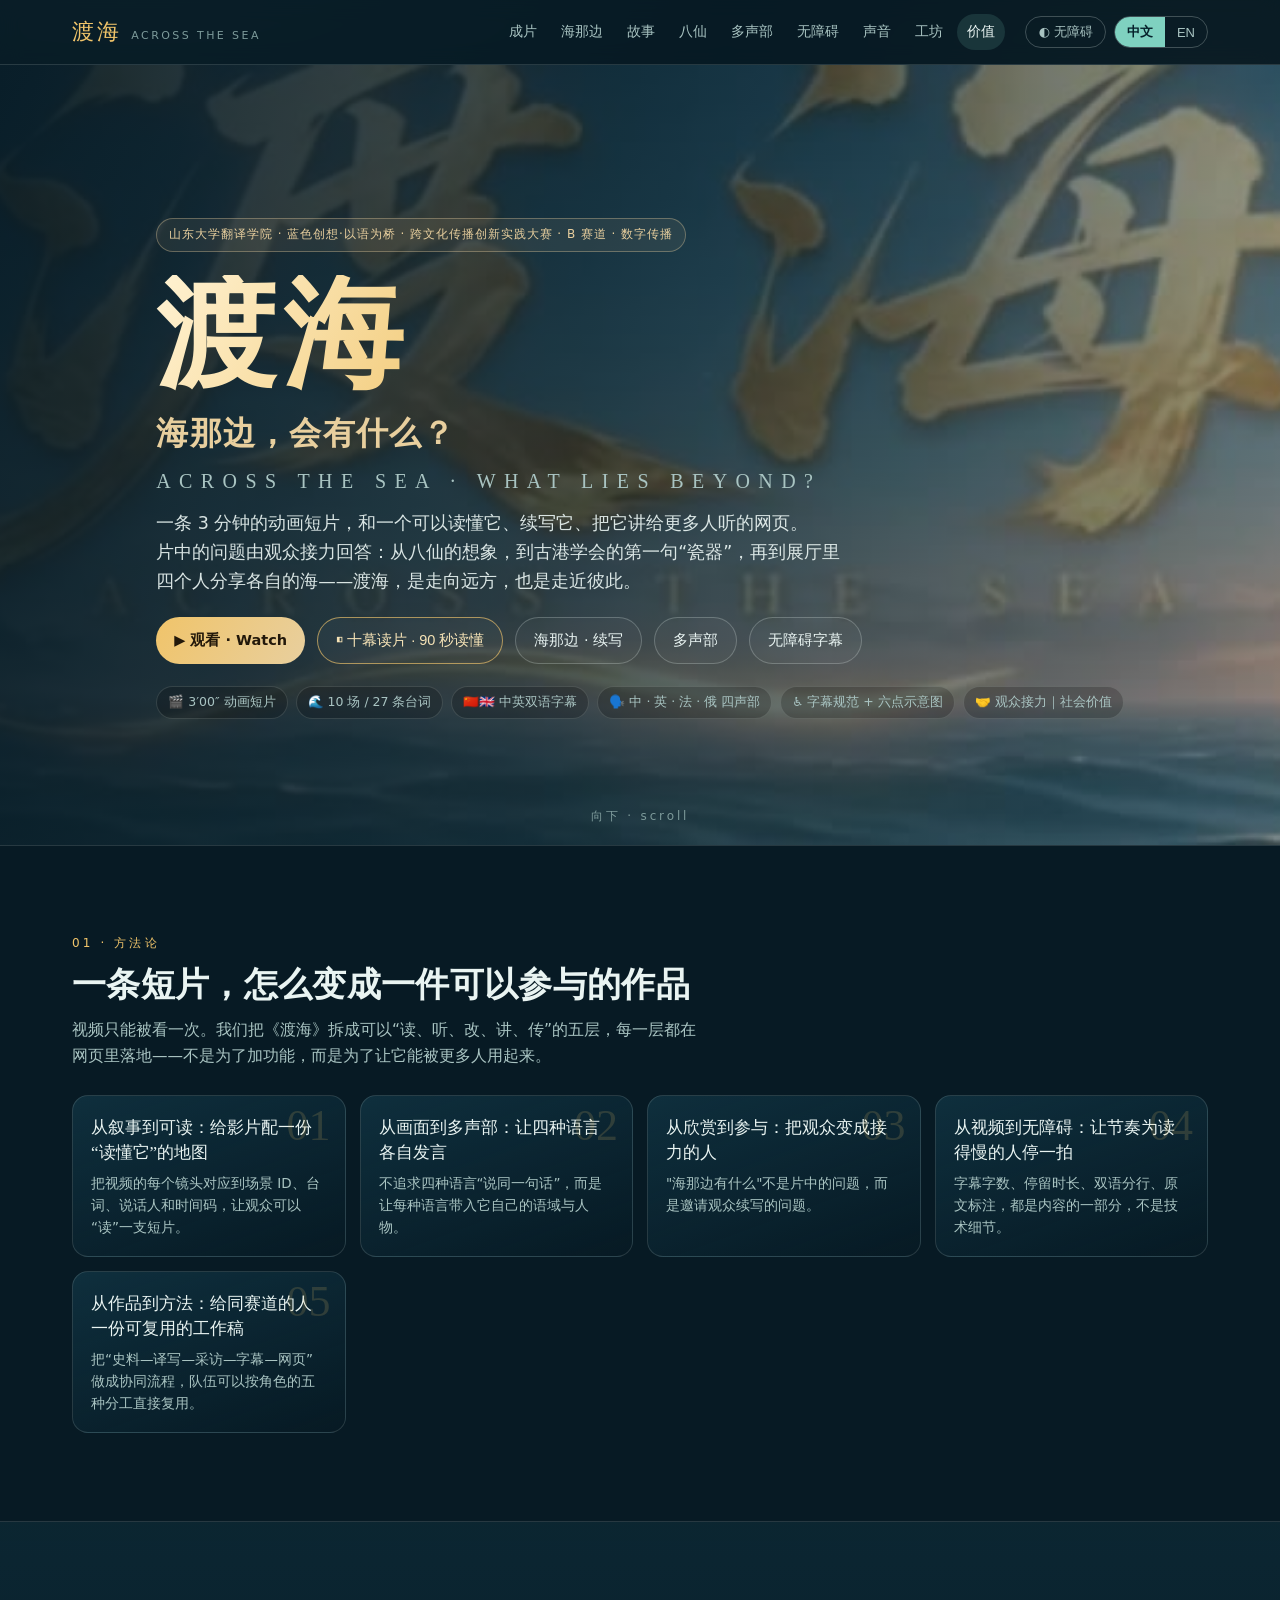
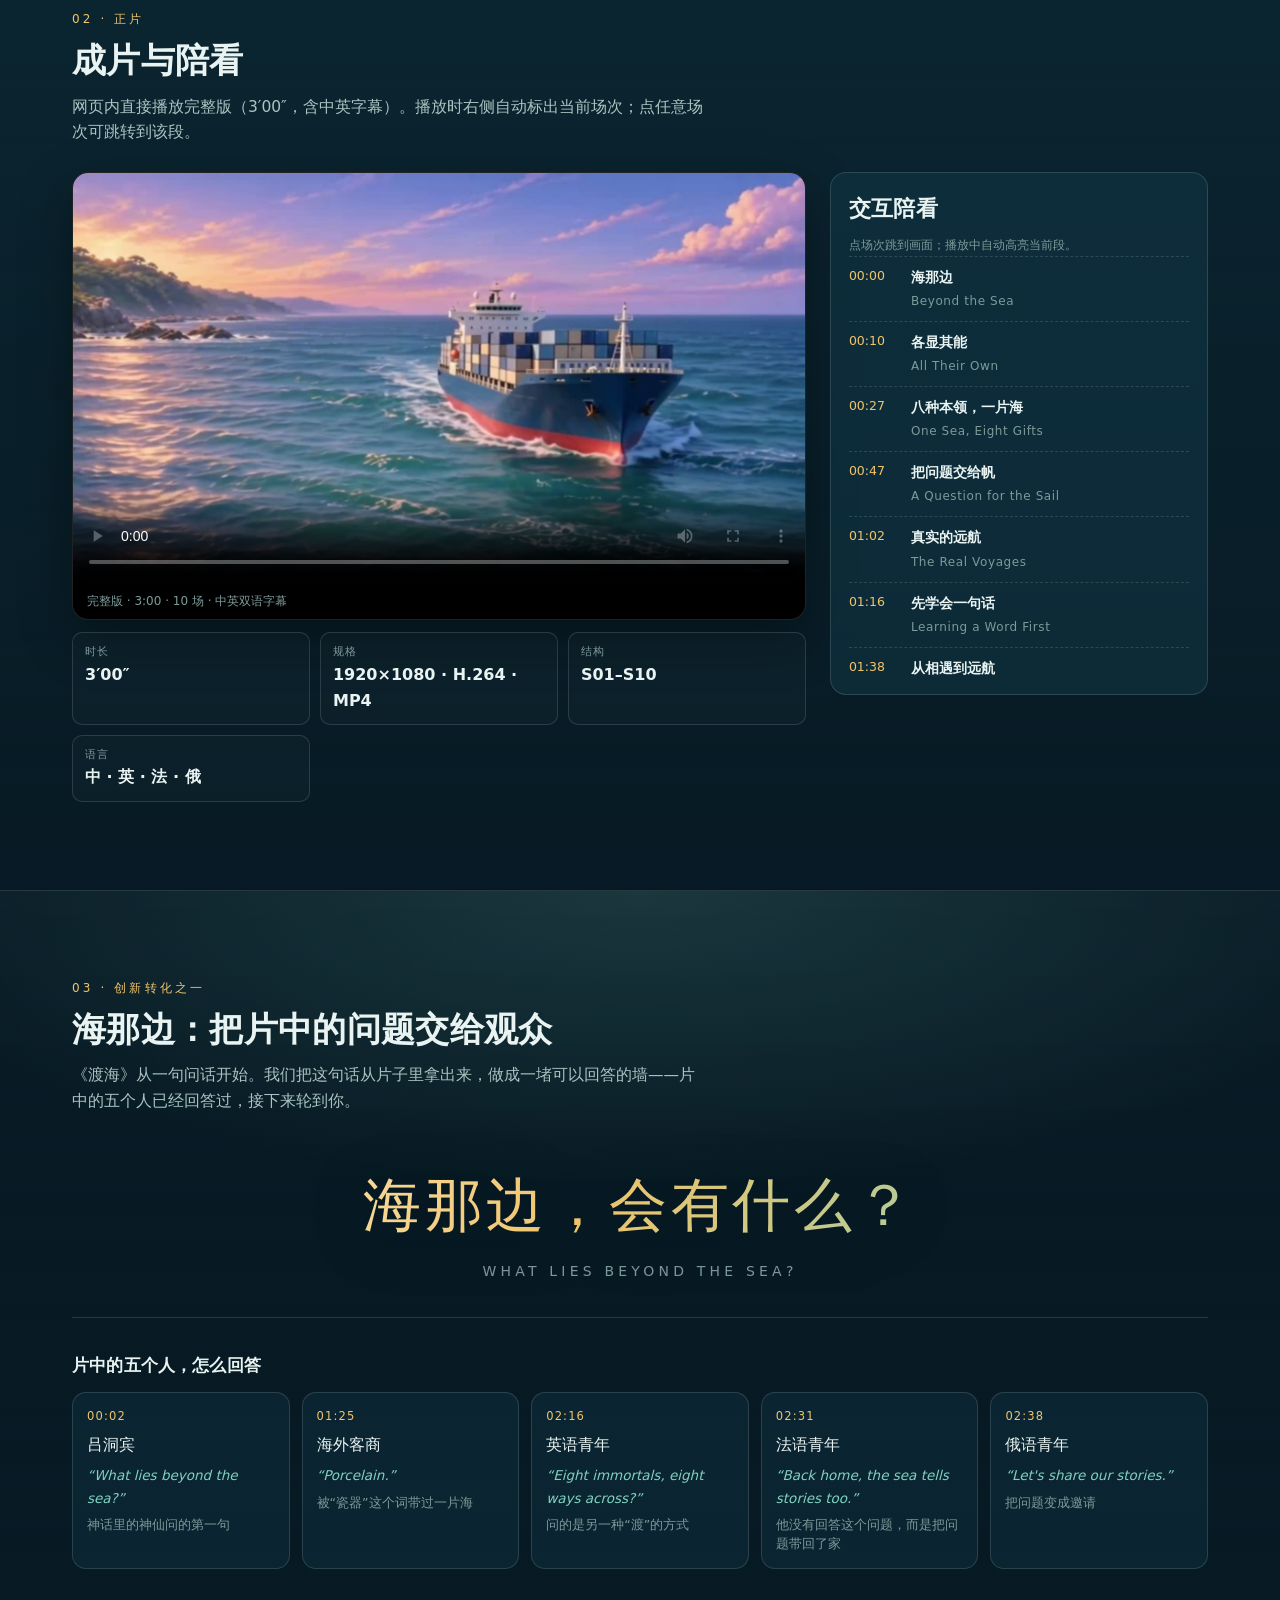
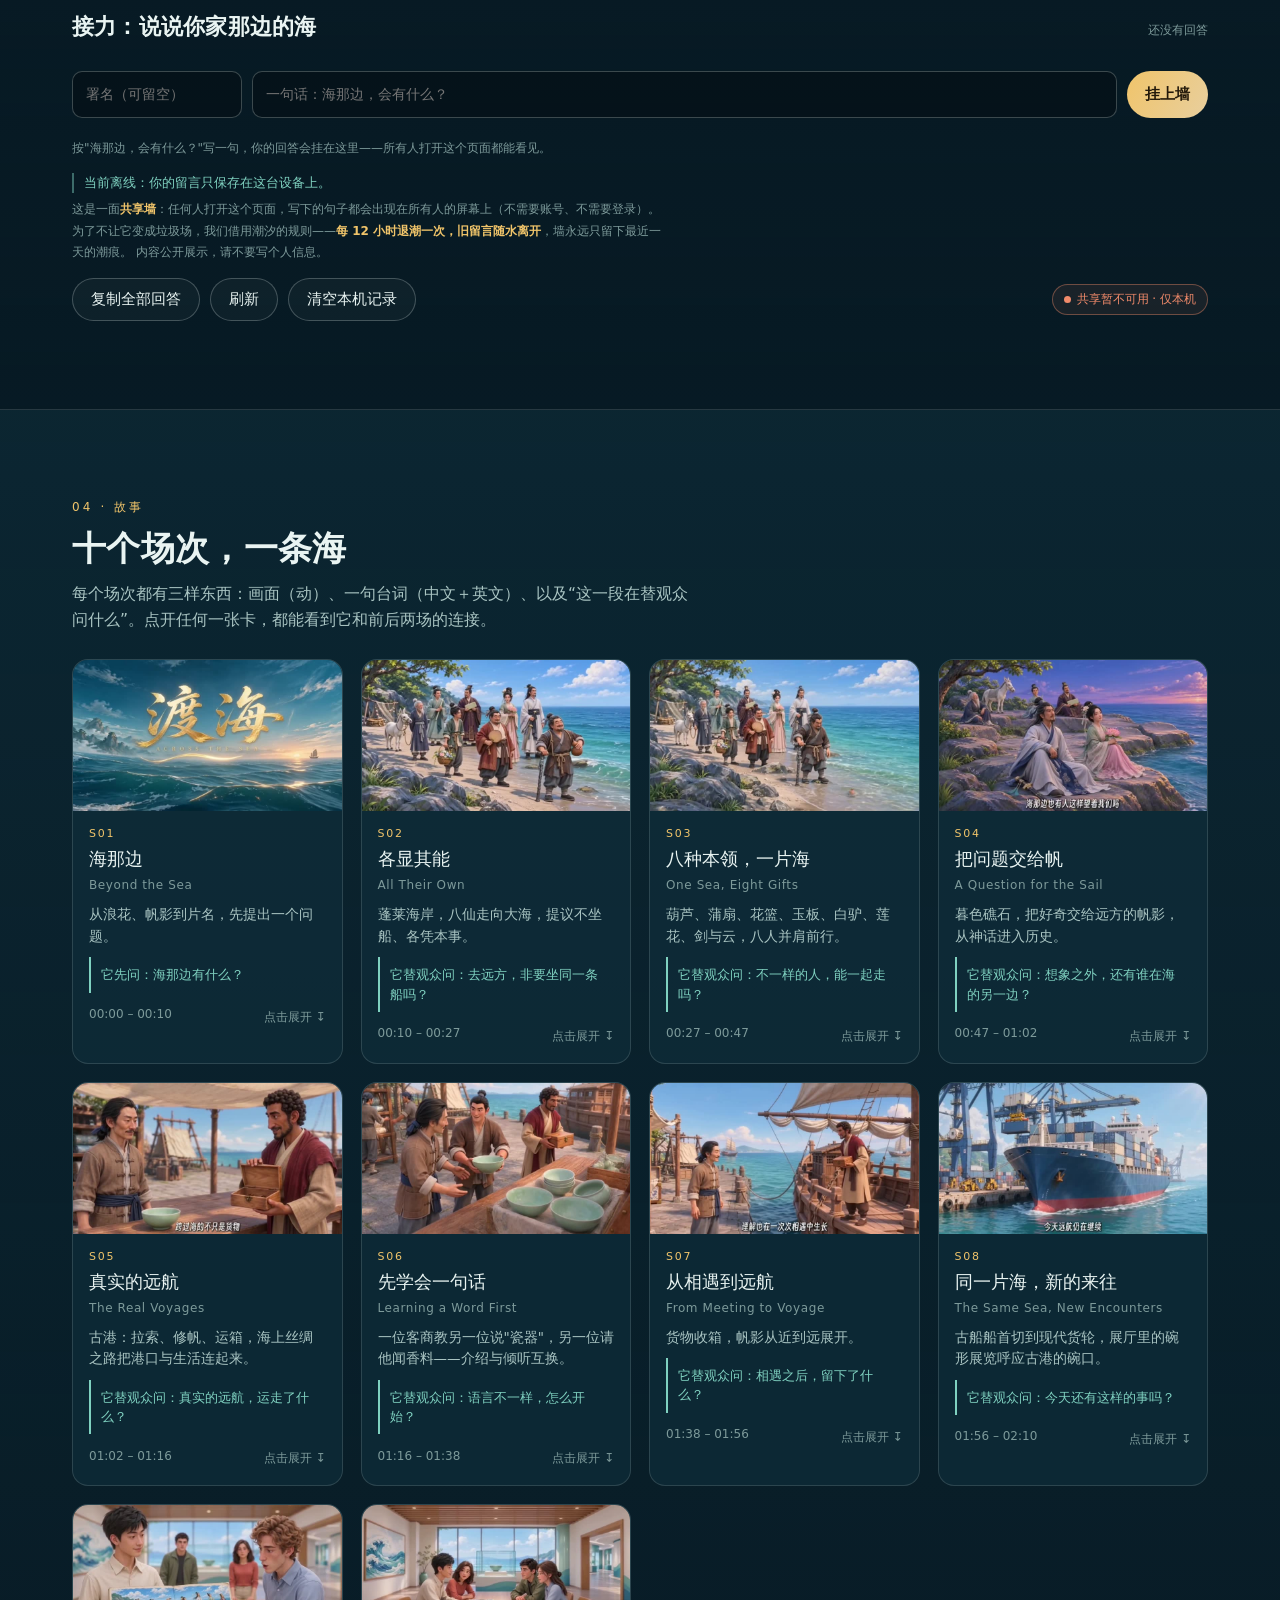
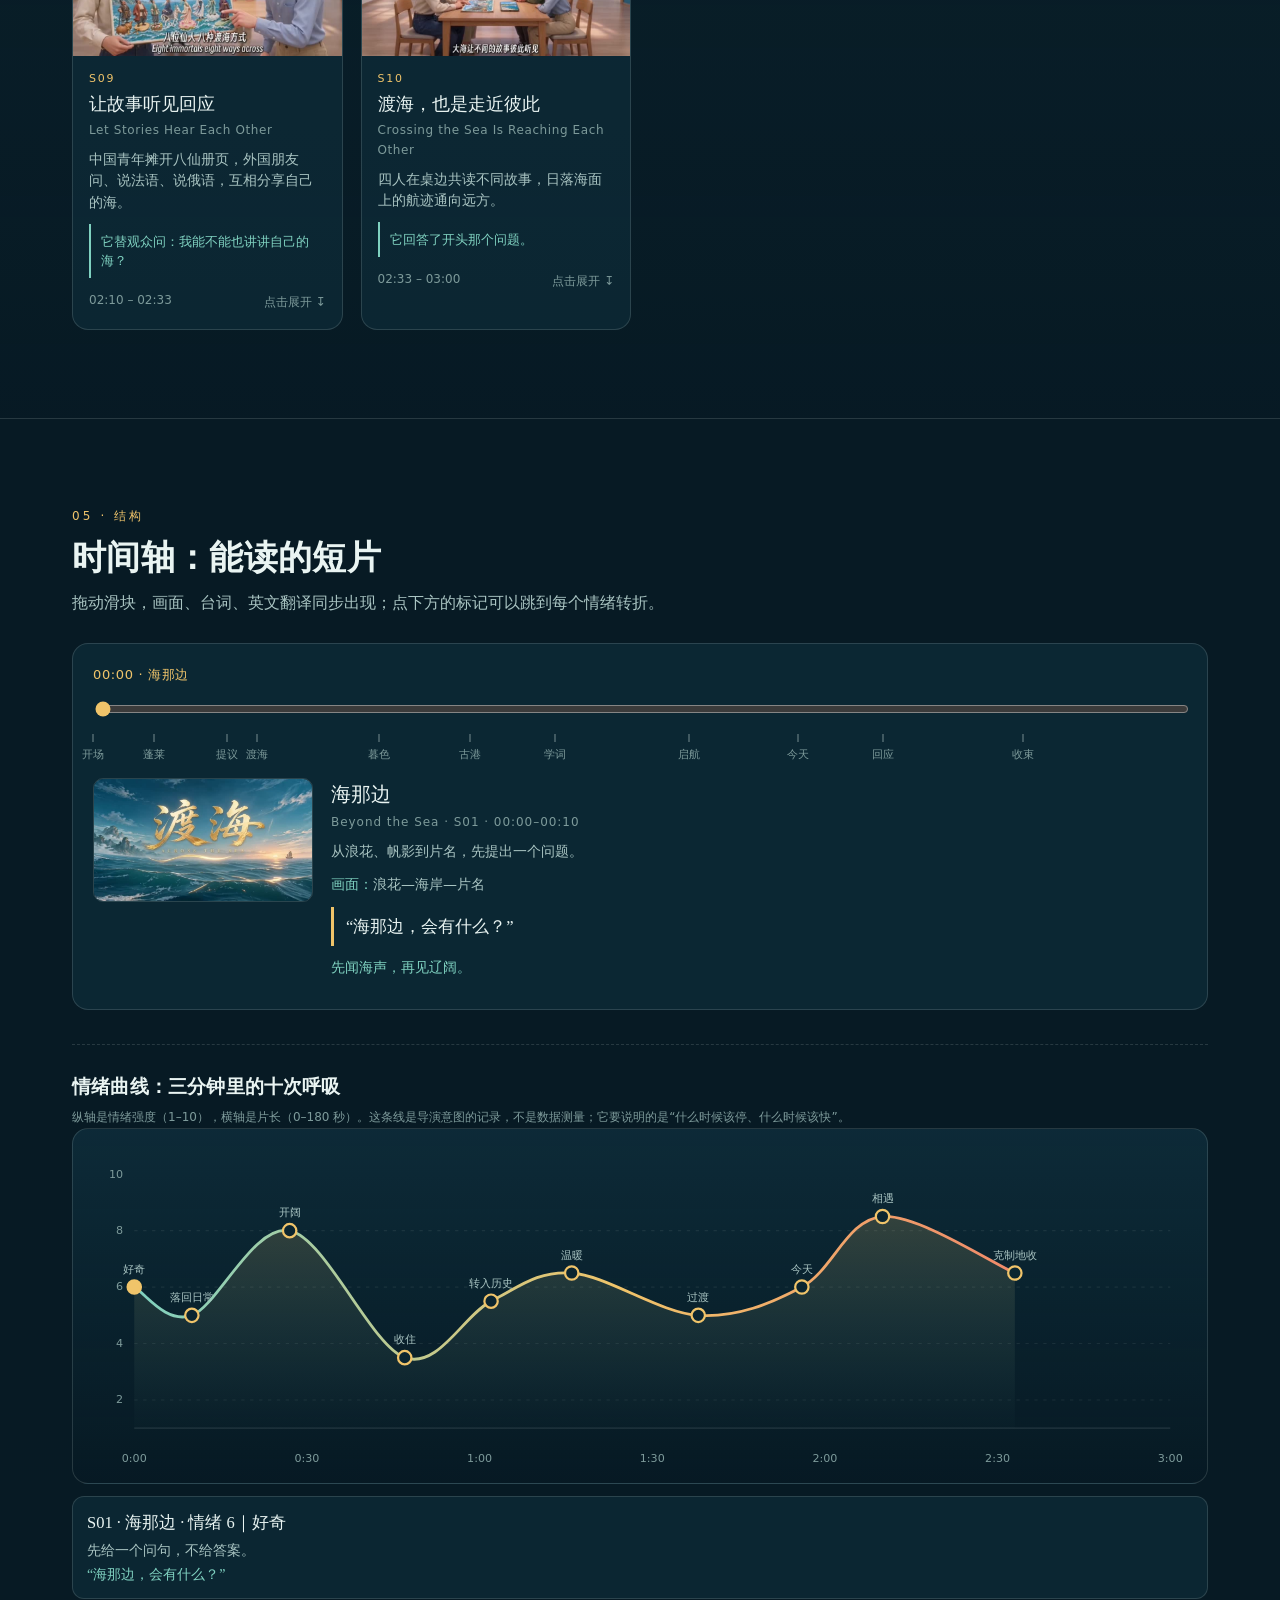
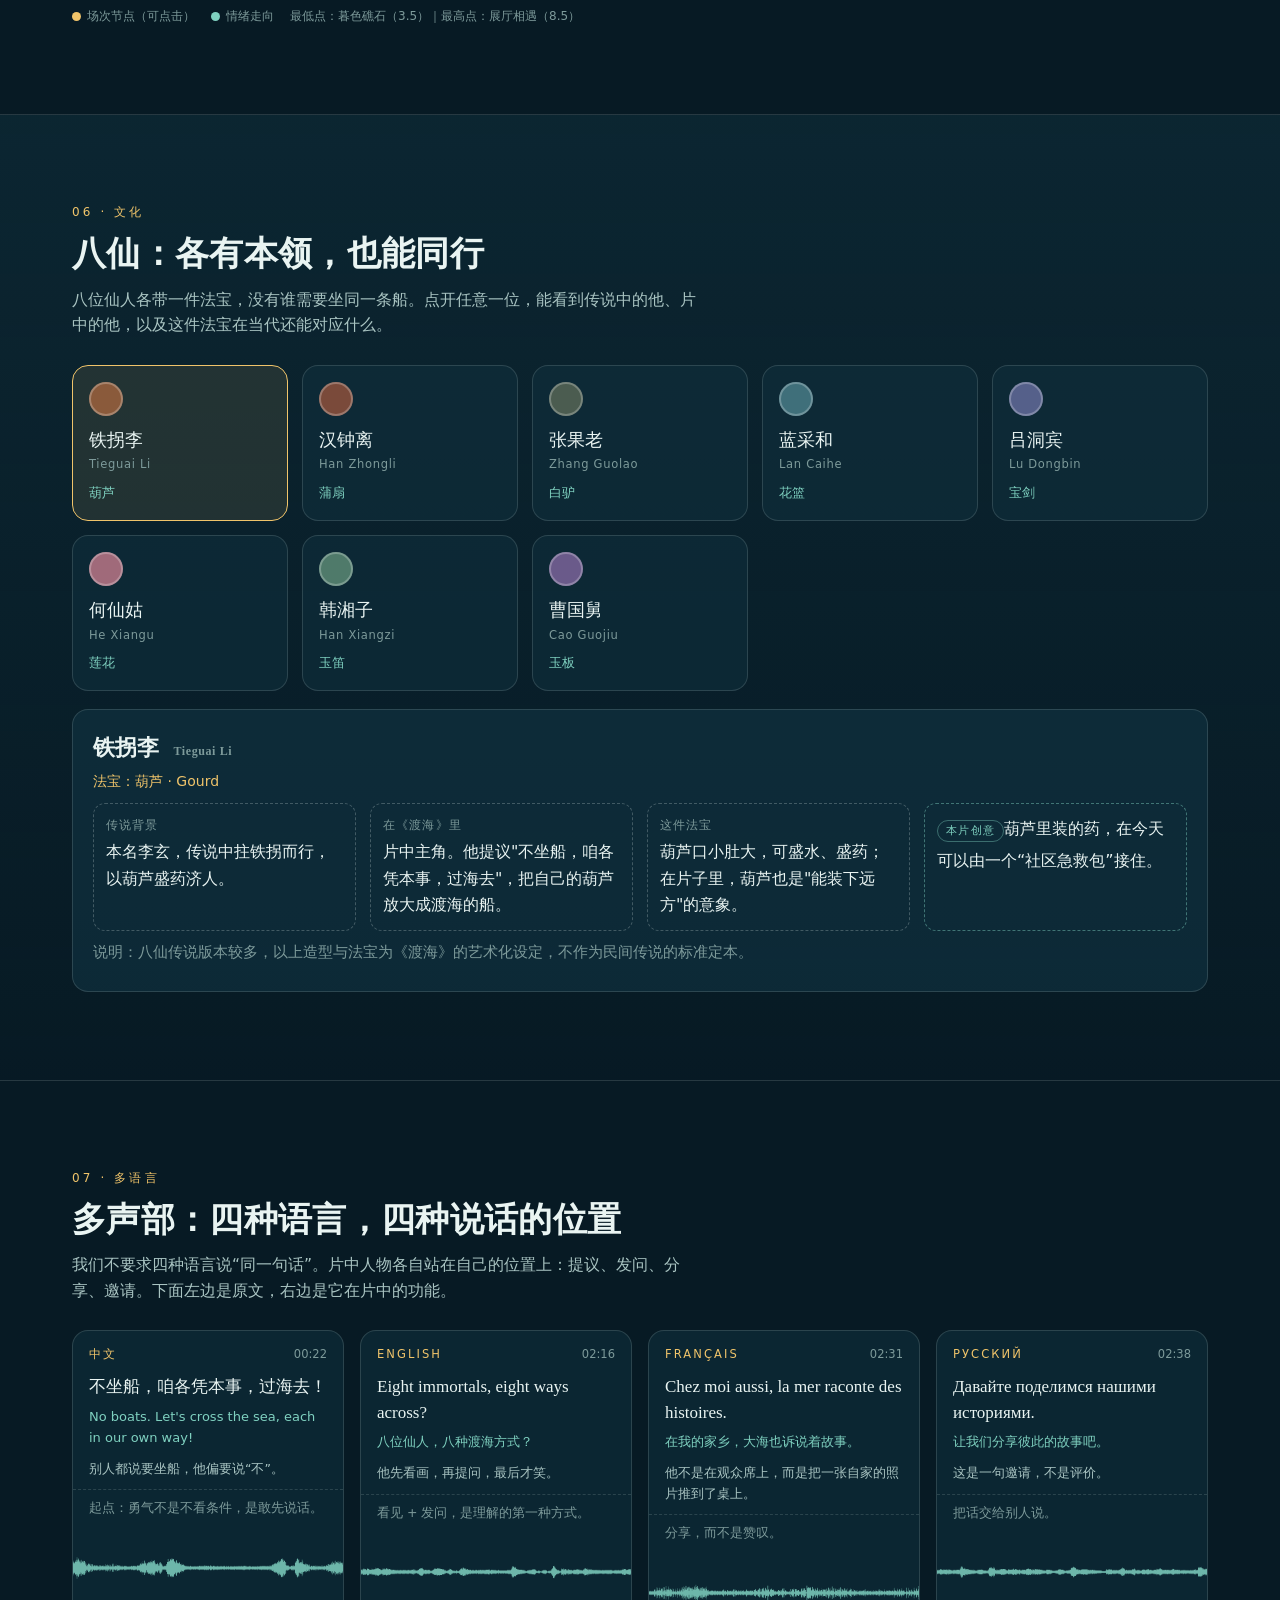
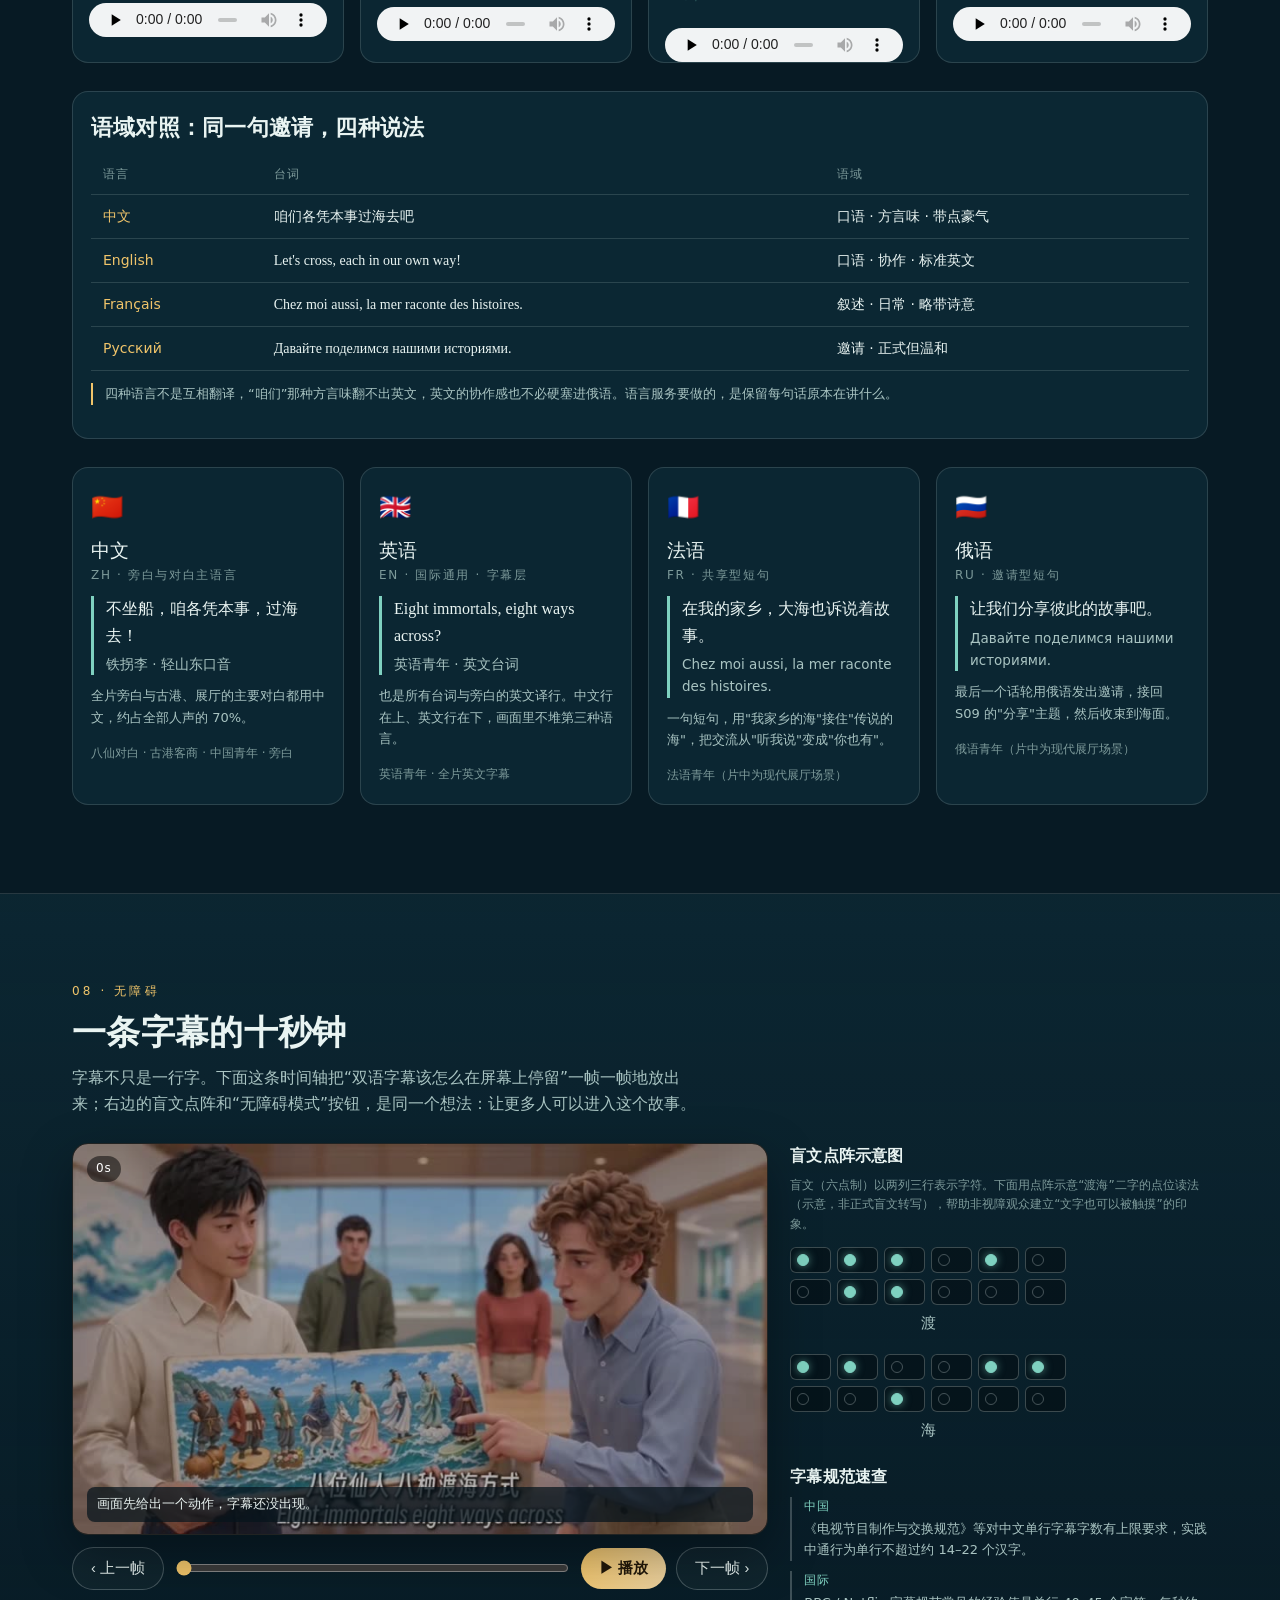
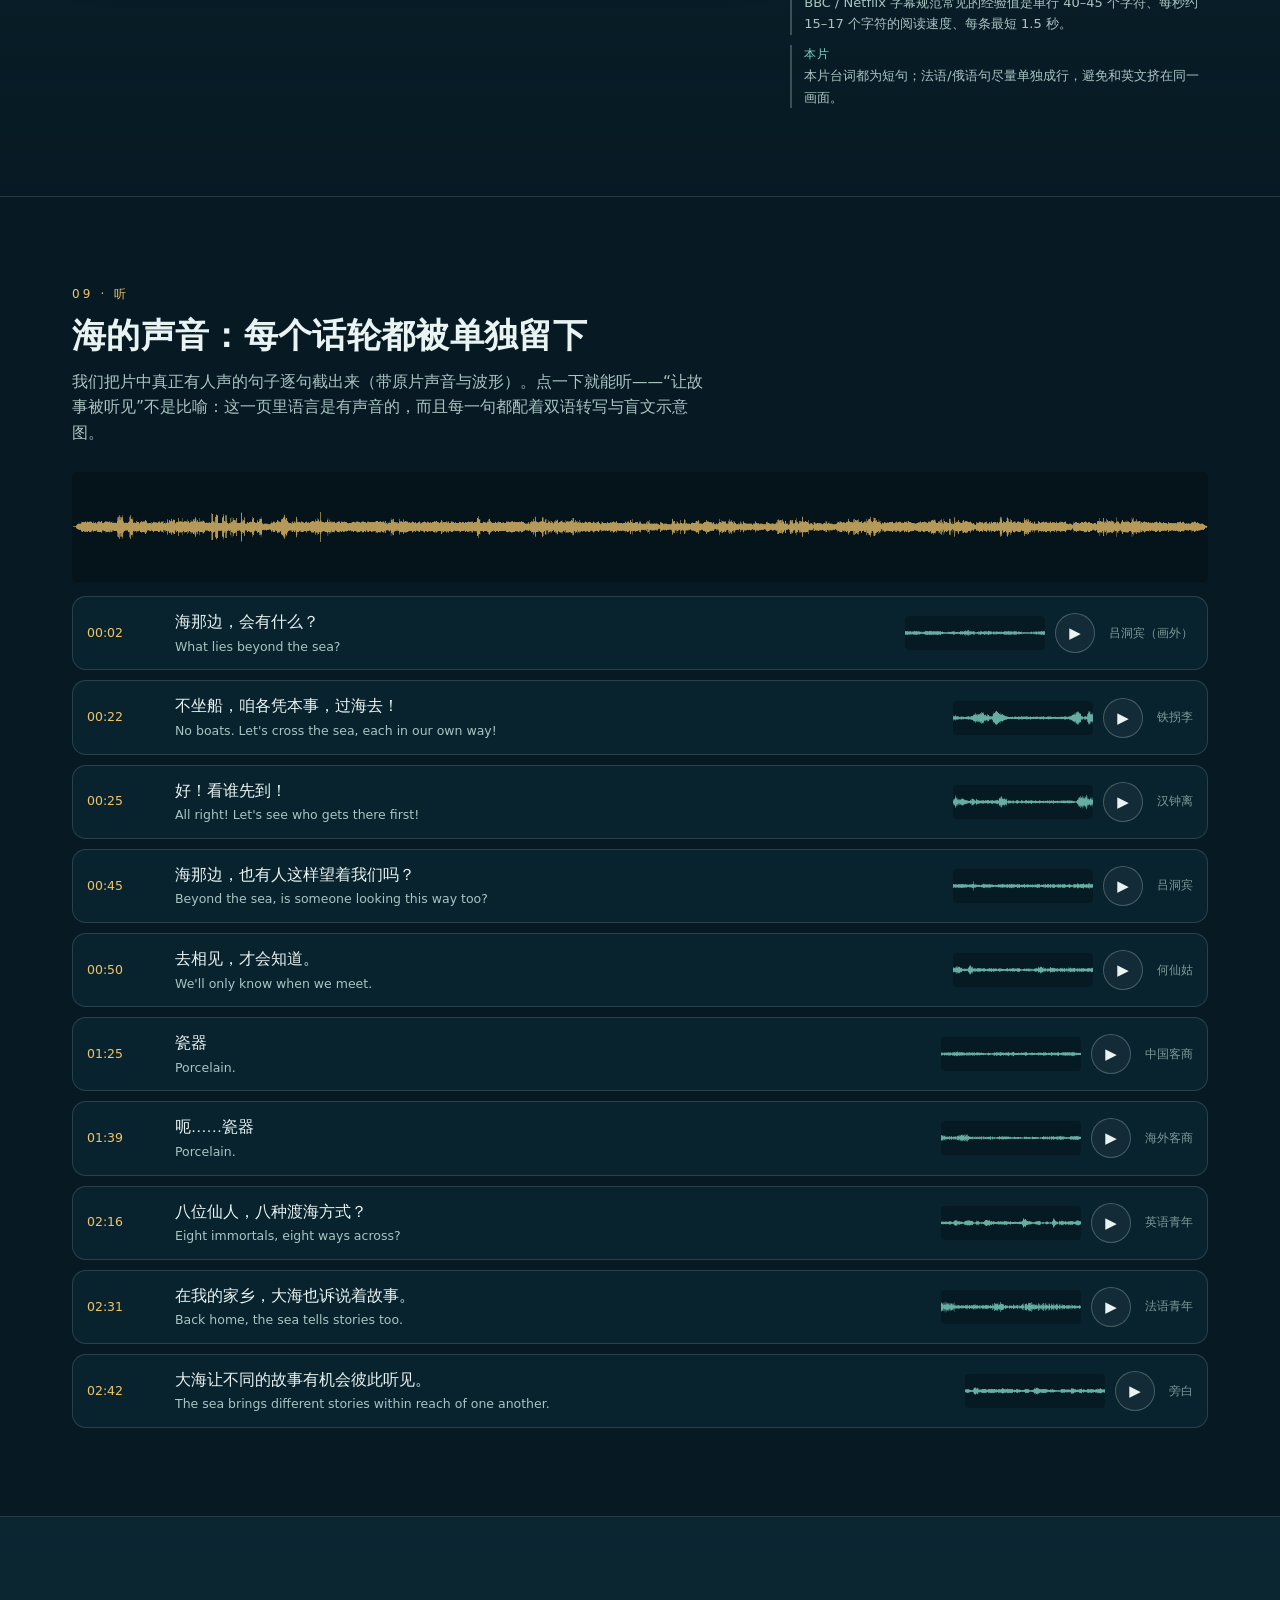
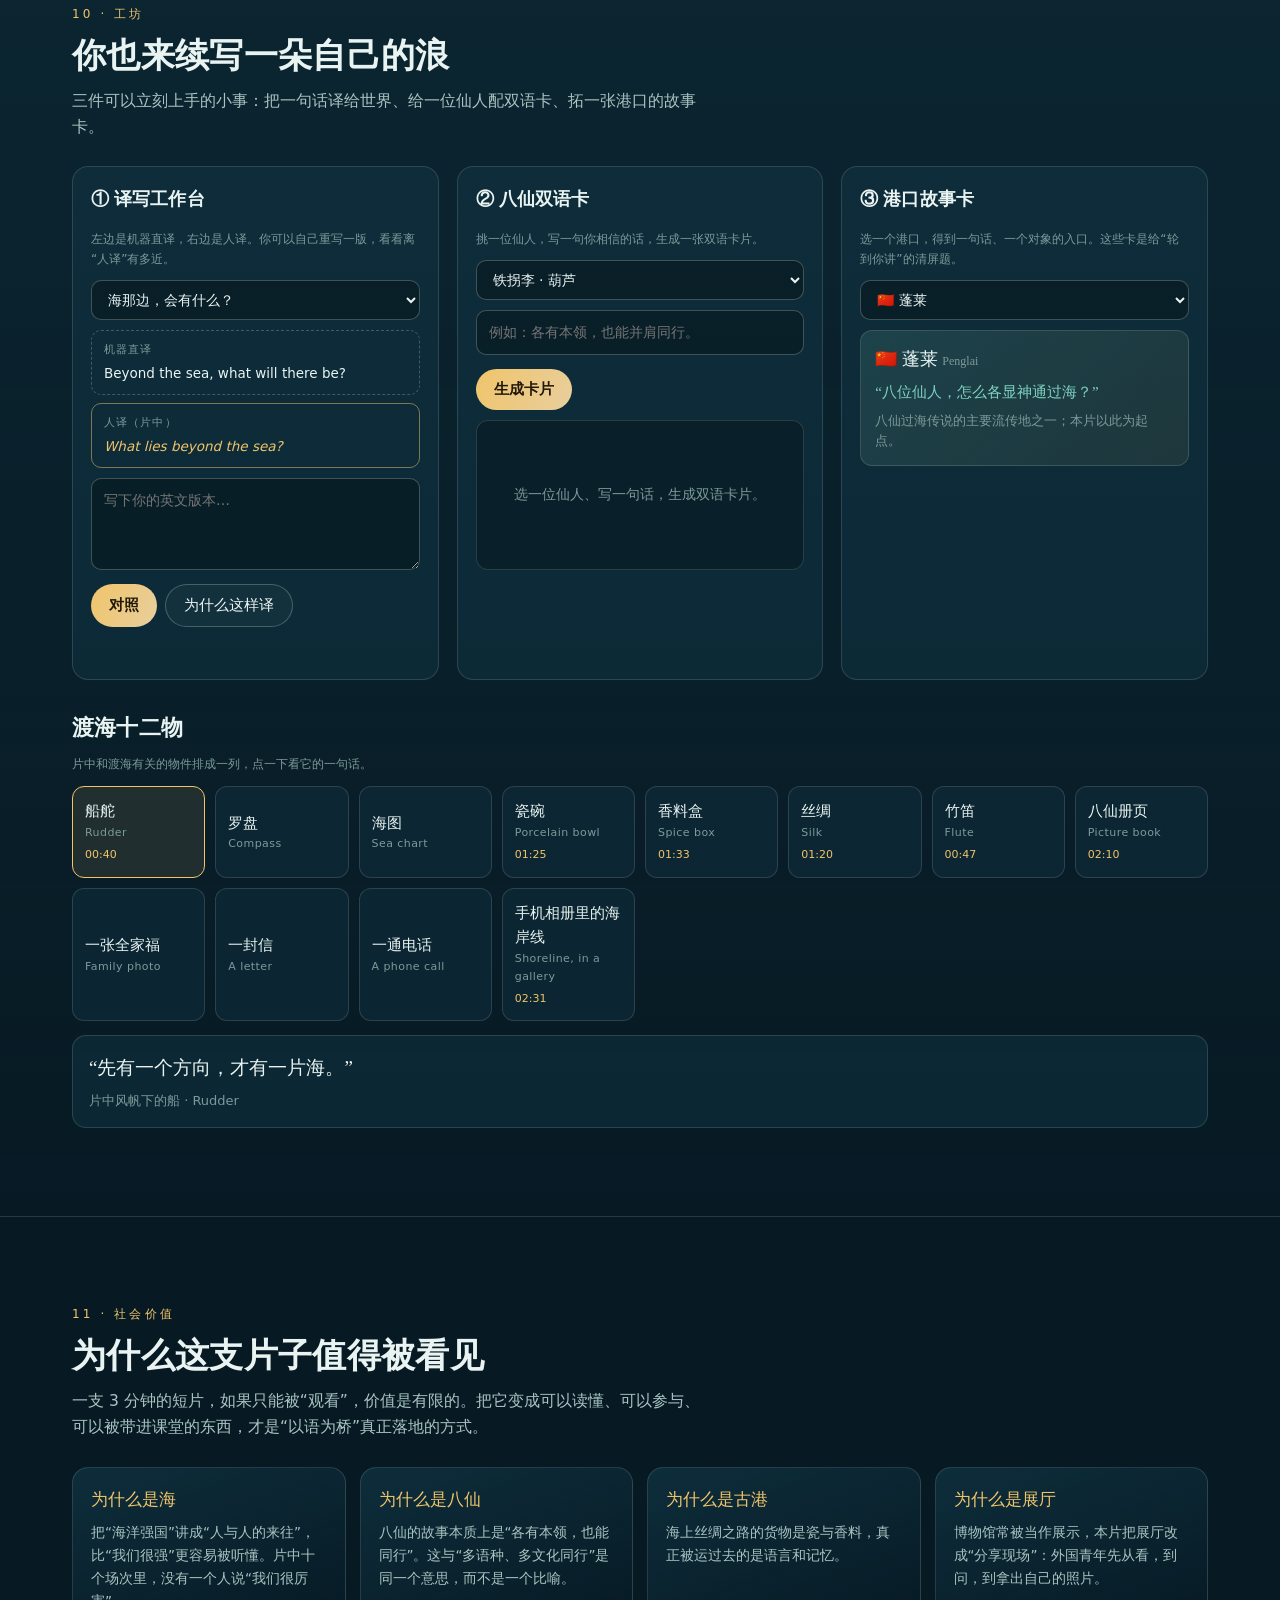
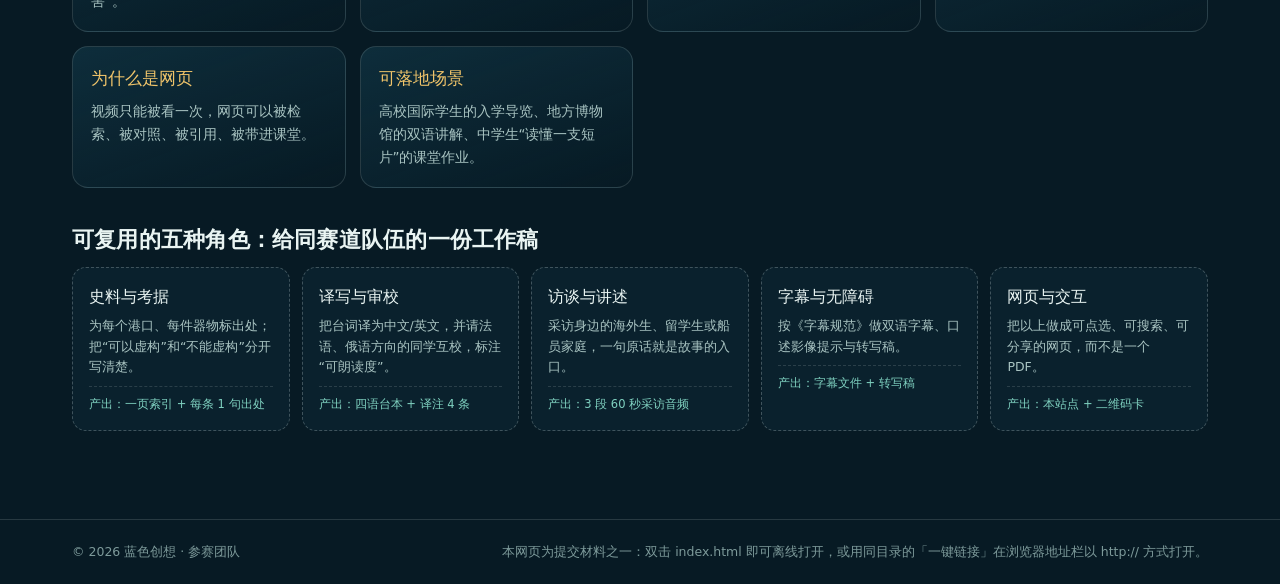
<file: index.html>
<!doctype html>
<html lang="zh-CN">
<head>
<meta charset="utf-8">
<meta name="viewport" content="width=device-width, initial-scale=1">
<title>渡海 · 海那边｜蓝色创想跨文化传播创新实践大赛 参赛作品</title>
<meta name="description" content="《渡海 / Across the Sea》：一条 3 分钟动画短片，加一个可以读懂它、续写它、把它讲给更多人听的交互网页。">
<link rel="stylesheet" href="assets/css/style.css">
<link rel="stylesheet" href="assets/css/depth.css">
</head>
<body data-theme="sea">
<a class="skip" href="#main">跳到正文</a>

<header class="topbar" id="top">
  <div class="wrap">
    <div class="brand">
      <span class="brand-cn">渡海</span>
      <span class="brand-en">ACROSS THE SEA</span>
    </div>
    <nav class="nav" aria-label="页面导航">
      <a href="#watch">成片</a>
      <a href="#beyond">海那边</a>
      <a href="#story">故事</a>
      <a href="#eight">八仙</a>
      <a href="#voices">多声部</a>
      <a href="#access">无障碍</a>
      <a href="#sound">声音</a>
      <a href="#craft">工坊</a>
      <a href="#value">价值</a>
    </nav>
    <div class="top-actions">
      <button type="button" class="tbtn" id="themeToggle" aria-pressed="false" title="切换为盲文/高对比无障碍模式">◐ 无障碍</button>
      <div class="lang-switch" role="group" aria-label="界面语言">
        <button type="button" data-ui="zh" class="on">中文</button>
        <button type="button" data-ui="en">EN</button>
      </div>
    </div>
  </div>
</header>

<main id="main">
  <!-- ================= HERO ================= -->
  <section class="hero" id="hero">
    <div class="hero-media"><img class="hero-img" src="assets/img/hero_title.jpg" alt="《渡海》片头画面：金色片名漂浮在暮色海面上"></div>
    <div class="hero-shade"></div>
    <div class="wrap hero-inner">
      <p class="kicker">山东大学翻译学院 · 蓝色创想·以语为桥 · 跨文化传播创新实践大赛 · B 赛道 · 数字传播</p>
      <h1>
        <span class="h1-cn">渡海</span>
        <span class="h1-sub">海那边，会有什么？</span>
        <span class="h1-en" lang="en">Across the Sea · What Lies Beyond?</span>
      </h1>
      <p class="lead lang-zh">一条 3 分钟的动画短片，和一个可以读懂它、续写它、把它讲给更多人听的网页。<br>片中的问题由观众接力回答：从八仙的想象，到古港学会的第一句“瓷器”，再到展厅里四个人分享各自的海——渡海，是走向远方，也是走近彼此。</p>
      <p class="lead lang-en" lang="en">A three-minute animation, and a page that lets you read it closely, continue its question, and share it further. From the Eight Immortals to an old harbour's first word and four young people sharing their seas — crossing is going far, and coming close.</p>
      <div class="hero-actions">
        <a class="btn btn-primary" href="#watch">▶ 观看 · Watch</a>
        <button type="button" class="btn btn-reader" id="openReader">◧ 十幕读片 · 90 秒读懂</button>
        <a class="btn" href="#beyond">海那边 · 续写</a>
        <a class="btn" href="#voices">多声部</a>
        <a class="btn" href="#access">无障碍字幕</a>
      </div>
      <ul class="chips">
        <li>🎬 3′00″ 动画短片</li>
        <li>🌊 10 场 / 27 条台词</li>
        <li>🇨🇳🇬🇧 中英双语字幕</li>
        <li>🗣️ 中 · 英 · 法 · 俄 四声部</li>
        <li>♿ 字幕规范 + 六点示意图</li>
        <li>🤝 观众接力｜社会价值</li>
      </ul>
    </div>
    <div class="hero-scroll" aria-hidden="true">向下 · scroll</div>
  </section>

  <!-- ================= 方法论：创新性转化 ================= -->
  <section class="band" id="method"><div class="wrap">
    <div class="band-head">
      <div class="eyebrow">01 · 方法论</div>
      <h2>一条短片，怎么变成一件可以参与的作品</h2>
      <p class="intro">视频只能被看一次。我们把《渡海》拆成可以“读、听、改、讲、传”的五层，每一层都在网页里落地——不是为了加功能，而是为了让它能被更多人用起来。</p>
    </div>
    <ol id="methodList" class="method"></ol>
  </div></section>

  <!-- ================= 成片 + 陪看 ================= -->
  <section class="band alt" id="watch"><div class="wrap">
    <div class="band-head">
      <div class="eyebrow">02 · 正片</div>
      <h2>成片与陪看</h2>
      <p class="intro">网页内直接播放完整版（3′00″，含中英字幕）。播放时右侧自动标出当前场次；点任意场次可跳转到该段。</p>
    </div>
    <div class="player-grid">
      <div class="player-col">
        <div class="player-shell">
          <video id="player" controls playsinline preload="metadata" poster="assets/img/hero_final.jpg">
            <source src="assets/video/duhai_full_720.mp4" type="video/mp4">
          </video>
          <div class="player-caption">完整版 · 3:00 · 10 场 · 中英双语字幕</div>
        </div>
        <div class="player-meta">
          <div><span class="k">时长</span><b>3′00″</b></div>
          <div><span class="k">规格</span><b>1920×1080 · H.264 · MP4</b></div>
          <div><span class="k">结构</span><b>S01–S10</b></div>
          <div><span class="k">语言</span><b>中 · 英 · 法 · 俄</b></div>
        </div>
      </div>
      <aside class="player-aside">
        <h3>交互陪看</h3>
        <p class="tiny">点场次跳到画面；播放中自动高亮当前段。</p>
        <ol id="cues" class="cues"></ol>
      </aside>
    </div>
  </div></section>

  <!-- ================= 海那边 · 观众接力 ================= -->
  <section class="band horizon" id="beyond"><div class="wrap">
    <div class="band-head">
      <div class="eyebrow">03 · 创新转化之一</div>
      <h2>海那边：把片中的问题交给观众</h2>
      <p class="intro">《渡海》从一句问话开始。我们把这句话从片子里拿出来，做成一堵可以回答的墙——片中的五个人已经回答过，接下来轮到你。</p>
    </div>
    <div class="horizon-q">
      <p class="hq" id="hq">海那边，会有什么？</p>
      <p class="hq-en" lang="en">What lies beyond the sea?</p>
    </div>
    <div class="horizon-flow">
      <h3>片中的五个人，怎么回答</h3>
      <ol id="horizonFlow" class="hflow"></ol>
    </div>
    <div class="horizon-wall">
      <div class="wall-head">
        <h3>接力：说说你家那边的海</h3>
        <span class="tiny" id="wallCount">连接中…</span>
      </div>
      <div class="wall-prompts" id="wallPrompts"></div>
      <form class="wall-form" id="wallForm" autocomplete="off">
        <input id="wallName" type="text" placeholder="署名（可留空）" maxlength="12" aria-label="署名">
        <input id="wallText" type="text" placeholder="一句话：海那边，会有什么？" maxlength="80" aria-label="一句话回答" required>
        <button type="submit" class="btn btn-primary">挂上墙</button>
      </form>
      <div id="wallCards" class="wall-cards"></div>
      <p class="wall-tide" id="wallTide">正在连接共享墙…</p>
      <p class="tiny wall-note">
        这是一面<strong>共享墙</strong>：任何人打开这个页面，写下的句子都会出现在所有人的屏幕上（不需要账号、不需要登录）。
        为了不让它变成垃圾场，我们借用潮汐的规则——<strong>每 12 小时退潮一次，旧留言随水离开</strong>，墙永远只留下最近一天的潮痕。
        内容公开展示，请不要写个人信息。
      </p>
      <div class="wall-tools">
        <button type="button" class="btn" id="wallCopy">复制全部回答</button>
        <button type="button" class="btn" id="wallRefresh">刷新</button>
        <button type="button" class="btn" id="wallClear">清空本机记录</button>
        <span class="wall-mode badge-wait" id="wallMode">连接中…</span>
      </div>
    </div>
  </div></section>

  <!-- ================= 故事版 ================= -->
  <section class="band alt" id="story"><div class="wrap">
    <div class="band-head">
      <div class="eyebrow">04 · 故事</div>
      <h2>十个场次，一条海</h2>
      <p class="intro">每个场次都有三样东西：画面（动）、一句台词（中文＋英文）、以及“这一段在替观众问什么”。点开任何一张卡，都能看到它和前后两场的连接。</p>
    </div>
    <div id="scenes" class="scene-grid"></div>
  </div></section>

  <!-- ================= 时间轴 ================= -->
  <section class="band" id="timeline"><div class="wrap">
    <div class="band-head">
      <div class="eyebrow">05 · 结构</div>
      <h2>时间轴：能读的短片</h2>
      <p class="intro">拖动滑块，画面、台词、英文翻译同步出现；点下方的标记可以跳到每个情绪转折。</p>
    </div>
    <div class="tl-wrap">
      <div class="tl-label" id="tlLabel">00:00 · 海那边</div>
      <input id="tlRange" type="range" min="0" max="180" value="0" step="0.5" aria-label="时间轴滑块">
      <ol id="tlMarks" class="tl-marks"></ol>
      <div id="tlDetail" class="tl-detail"></div>
    </div>

    <div class="curve-block">
      <h3>情绪曲线：三分钟里的十次呼吸</h3>
      <p class="tiny" id="curveNote"></p>
      <div class="curve-wrap"><div id="curve"></div></div>
      <div id="curveTip" class="curve-tip">把鼠标放到曲线上的任一个点上，看它在片中对应哪一刻。</div>
      <div class="curve-legend">
        <span><i style="background:#f0c46a"></i>场次节点（可点击）</span>
        <span><i style="background:#7fd1c0"></i>情绪走向</span>
        <span>最低点：暮色礁石（3.5）｜最高点：展厅相遇（8.5）</span>
      </div>
    </div>
  </div></section>

  <!-- ================= 八仙 ================= -->
  <section class="band alt" id="eight"><div class="wrap">
    <div class="band-head">
      <div class="eyebrow">06 · 文化</div>
      <h2>八仙：各有本领，也能同行</h2>
      <p class="intro">八位仙人各带一件法宝，没有谁需要坐同一条船。点开任意一位，能看到传说中的他、片中的他，以及这件法宝在当代还能对应什么。</p>
    </div>
    <div id="immortals" class="im-grid"></div>
    <div id="imDetail" class="im-detail" aria-live="polite"></div>
  </div></section>

  <!-- ================= 多声部 ================= -->
  <section class="band" id="voices"><div class="wrap">
    <div class="band-head">
      <div class="eyebrow">07 · 多语言</div>
      <h2>多声部：四种语言，四种说话的位置</h2>
      <p class="intro">我们不要求四种语言说“同一句话”。片中人物各自站在自己的位置上：提议、发问、分享、邀请。下面左边是原文，右边是它在片中的功能。</p>
    </div>
    <div id="voiceGrid" class="voice-grid"></div>
    <div class="register">
      <h3 id="regTitle">语域对照：同一句邀请，四种说法</h3>
      <div class="table-wrap"><table id="regTable" class="reg-table"></table></div>
      <p class="note" id="regNote"></p>
    </div>
    <div class="lang-cards" id="langCards"></div>
  </div></section>

  <!-- ================= 无障碍字幕 ================= -->
  <section class="band alt" id="access"><div class="wrap">
    <div class="band-head">
      <div class="eyebrow">08 · 无障碍</div>
      <h2>一条字幕的十秒钟</h2>
      <p class="intro">字幕不只是一行字。下面这条时间轴把“双语字幕该怎么在屏幕上停留”一帧一帧地放出来；右边的盲文点阵和“无障碍模式”按钮，是同一个想法：让更多人可以进入这个故事。</p>
    </div>
    <div class="access-grid">
      <div class="access-left">
        <div class="sculpt" id="sculpt"></div>
        <div class="sculpt-controls">
          <button type="button" class="btn" id="sculptPrev">‹ 上一帧</button>
          <input id="sculptRange" type="range" min="0" max="5" value="0" aria-label="字幕时间轴帧">
          <button type="button" class="btn btn-primary" id="sculptPlay">▶ 播放</button>
          <button type="button" class="btn" id="sculptNext">下一帧 ›</button>
        </div>
      </div>
      <aside class="access-right">
        <h3 id="brailleTitle">盲文点阵示意图</h3>
        <p class="tiny" id="brailleNote"></p>
        <div id="braille" class="braille"></div>
        <h3>字幕规范速查</h3>
        <ul id="captionStandards" class="standards"></ul>
      </aside>
    </div>
  </div></section>

  <!-- ================= 声音地图 ================= -->
  <section class="band" id="sound"><div class="wrap">
    <div class="band-head">
      <div class="eyebrow">09 · 听</div>
      <h2>海的声音：每个话轮都被单独留下</h2>
      <p class="intro">我们把片中真正有人声的句子逐句截出来（带原片声音与波形）。点一下就能听——“让故事被听见”不是比喻：这一页里语言是有声音的，而且每一句都配着双语转写与盲文示意图。</p>
    </div>
    <div id="soundMap" class="sound-map"></div>
  </div></section>

  <!-- ================= 工坊 ================= -->
  <section class="band alt" id="craft"><div class="wrap">
    <div class="band-head">
      <div class="eyebrow">10 · 工坊</div>
      <h2>你也来续写一朵自己的浪</h2>
      <p class="intro">三件可以立刻上手的小事：把一句话译给世界、给一位仙人配双语卡、拓一张港口的故事卡。</p>
    </div>
    <div class="craft-grid">
      <div class="craft-card">
        <h3>① 译写工作台</h3>
        <p class="tiny">左边是机器直译，右边是人译。你可以自己重写一版，看看离“人译”有多近。</p>
        <select id="wbPick" aria-label="选择台词"></select>
        <div class="wb-cmp">
          <div class="wb-a"><span class="k">机器直译</span><span id="wbMachine" class="v"></span></div>
          <div class="wb-b"><span class="k">人译（片中）</span><span id="wbHuman" class="v"></span></div>
        </div>
        <textarea id="wbTyped" rows="3" placeholder="写下你的英文版本…"></textarea>
        <div class="craft-actions">
          <button type="button" class="btn btn-primary" id="wbGo">对照</button>
          <button type="button" class="btn" id="wbWhy">为什么这样译</button>
        </div>
        <div id="wbOut" class="wb-out"></div>
      </div>
      <div class="craft-card">
        <h3>② 八仙双语卡</h3>
        <p class="tiny">挑一位仙人，写一句你相信的话，生成一张双语卡片。</p>
        <select id="cbWho" aria-label="选择仙人"></select>
        <input id="cbLine" type="text" placeholder="例如：各有本领，也能并肩同行。" maxlength="30">
        <div class="craft-actions"><button type="button" class="btn btn-primary" id="cbGo">生成卡片</button></div>
        <div id="cbOut" class="card-preview"></div>
      </div>
      <div class="craft-card">
        <h3>③ 港口故事卡</h3>
        <p class="tiny">选一个港口，得到一句话、一个对象的入口。这些卡是给“轮到你讲”的清屏题。</p>
        <select id="portPick" aria-label="选择港口"></select>
        <div id="portOut" class="port-out"></div>
      </div>
    </div>
    <div class="objects">
      <h3>渡海十二物</h3>
      <p class="tiny">片中和渡海有关的物件排成一列，点一下看它的一句话。</p>
      <div id="objectGrid" class="object-grid"></div>
      <div id="objectDetail" class="object-detail" aria-live="polite"></div>
    </div>
  </div></section>

  <!-- ================= 社会价值 ================= -->
  <section class="band" id="value"><div class="wrap">
    <div class="band-head">
      <div class="eyebrow">11 · 社会价值</div>
      <h2>为什么这支片子值得被看见</h2>
      <p class="intro">一支 3 分钟的短片，如果只能被“观看”，价值是有限的。把它变成可以读懂、可以参与、可以被带进课堂的东西，才是“以语为桥”真正落地的方式。</p>
    </div>
    <div class="value-grid" id="valueGrid"></div>
    <h3>可复用的五种角色：给同赛道队伍的一份工作稿</h3>
    <div class="roles" id="roles"></div>
  </div></section>

</main>

<footer class="foot"><div class="wrap">
  <div>© 2026 蓝色创想 · 参赛团队</div>
  <div>本网页为提交材料之一：双击 index.html 即可离线打开，或用同目录的「一键链接」在浏览器地址栏以 http:// 方式打开。</div>
</div></footer>

<div class="toast" id="toast" role="status" aria-live="polite"></div>

<!-- ============ 十幕读片模式 ============ -->
<div class="reader" id="reader" role="dialog" aria-modal="true" aria-label="十幕读片模式" aria-hidden="true">
  <div class="reader-bg" id="readerBg"></div>
  <div class="reader-shade"></div>
  <div class="reader-bar">
    <div class="reader-brand">渡海 · 十幕读片</div>
    <div class="reader-count" id="readerCount">1 / 10</div>
    <button type="button" class="reader-close" id="readerClose" aria-label="退出读片模式">✕</button>
  </div>
  <div class="reader-inner">
    <div class="reader-time" id="readerTime"></div>
    <h2 class="reader-zh" id="readerZh"></h2>
    <p class="reader-en" id="readerEn" lang="en"></p>
    <p class="reader-line" id="readerLine"></p>
    <p class="reader-ask" id="readerAsk"></p>
    <div class="reader-actions">
      <button type="button" class="btn" id="readerPrev">‹ 上一幕</button>
      <button type="button" class="btn" id="readerNext">下一幕 ›</button>
      <button type="button" class="btn btn-primary" id="readerWall">写一句，挂上墙</button>
    </div>
  </div>
  <div class="reader-dots" id="readerDots"></div>
  <div class="reader-hint">← → 切换 · Esc 退出 · Enter 下一幕</div>
</div>
<script type="module">
/* ===== 单文件构建产物（由 _build/build-inline.cjs 生成；源码见 assets/js/app.js 与 assets/data/*.js） ===== */

/* ===== 数据层：assets/data/subs.js ===== */
// 字幕时间轴：依据音频语音段（VAD 50ms 窗）+ 原片字幕条核对得出
// 前 144s：原片画面实为"中文在上、原始外文在下"；本数据同时给出按剧本规则应有的英文译行供参考
const subs = [
  { i: 1,  start: 2.45,  end: 4.40,  zh: '海那边，会有什么？', en: 'What lies beyond the sea?', type: 'drawfo' },
  { i: 2,  start: 5.30,  end: 6.60,  zh: '在山东蓬莱，', en: 'In Penglai, Shandong,', type: 'narration' },
  { i: 3,  start: 7.15,  end: 8.70,  zh: '人们把向海的想象，', en: "dreams of the sea", type: 'narration' },
  { i: 4,  start: 9.10,  end: 12.30, zh: '讲成了八仙过海的故事。', en: 'became the tale of the Eight Immortals.', type: 'narration' },
  { i: 5,  start: 13.80, end: 16.60, zh: '在山东蓬莱，人们把向海的想象，', en: 'In Penglai, Shandong, dreams of the sea', type: 'narration' },
  { i: 6,  start: 16.80, end: 21.20, zh: '讲成了八仙过海的故事。', en: 'became the tale of the Eight Immortals.', type: 'narration' },
  { i: 7,  start: 22.15, end: 24.60, zh: '不坐船，咱各凭本事，过海去！', en: "No boats. Let's cross the sea, each in our own way!", type: 'dialogue', who: '铁拐李' },
  { i: 8,  start: 25.15, end: 27.80, zh: '好！看谁先到！', en: "All right! Let's see who gets there first!", type: 'dialogue', who: '汉钟离' },
  { i: 9,  start: 32.60, end: 35.60, zh: '各显神通', en: 'Each with their own power', type: 'note' },
  { i: 10, start: 38.00, end: 43.30, zh: '各有本领，也能并肩同行。', en: 'Different gifts can carry us forward together.', type: 'narration' },
  { i: 11, start: 45.15, end: 49.80, zh: '海那边，也有人这样望着我们吗？', en: 'Beyond the sea, is someone looking this way too?', type: 'dialogue', who: '吕洞宾' },
  { i: 12, start: 50.30, end: 53.60, zh: '去相见，才会知道。', en: "We'll only know when we meet.", type: 'dialogue', who: '何仙姑' },
  { i: 13, start: 57.35, end: 59.80, zh: '（海浪声，无台词）', en: '(waves, no dialogue)', type: 'silent' },
  { i: 14, start: 63.10, end: 66.60, zh: '（海浪声，无台词）', en: '(waves, no dialogue)', type: 'silent' },
  { i: 15, start: 69.00, end: 71.50, zh: '传说之外，', en: 'Beyond the legend,', type: 'narration' },
  { i: 16, start: 72.85, end: 76.20, zh: '人们早已扬帆远行。', en: 'people had long set sail.', type: 'narration' },
  { i: 17, start: 76.60, end: 80.00, zh: '海上丝绸之路，连接起不同的港口与生活。', en: 'The Maritime Silk Roads connected ports and ways of life.', type: 'narration' },
  { i: 18, start: 85.70, end: 89.00, zh: '瓷器', en: 'Porcelain.', type: 'dialogue', who: '中国客商' },
  { i: 19, start: 99.05, end: 101.30, zh: '呃……瓷器。', en: 'Porcelain.', type: 'dialogue', who: '海外客商' },
  { i: 20, start: 102.70, end: 105.40, zh: '跨过海的不只是货物。', en: 'More than goods crossed the sea.', type: 'narration' },
  { i: 21, start: 111.95, end: 117.00, zh: '一句新学的话，一次耐心的倾听，让陌生的人慢慢走近。', en: 'A newly learned word and a moment of listening brought strangers closer.', type: 'narration' },
  { i: 22, start: 123.00, end: 128.70, zh: '今天，远洋航线仍在延伸；文化交流又有了新的渡口。', en: 'Today ocean routes still continue, and exchange has found new places to meet.', type: 'narration' },
  { i: 23, start: 136.10, end: 142.30, zh: '八位仙人，八种渡海方式？', en: 'Eight immortals, eight ways across?', type: 'dialogue', who: '英语青年' },
  { i: 24, start: 148.40, end: 148.90, zh: '（书页翻动，无台词）', en: '(pages turning)', type: 'silent' },
  { i: 25, start: 151.15, end: 152.25, zh: '在我的家乡，大海也诉说着故事。', en: 'Back home, the sea tells stories too.', type: 'dialogue', who: '法语青年' },
  { i: 26, start: 162.80, end: 165.90, zh: '从八仙的想象，到帆船的远航，再到今天的相遇，', en: "From the Eight Immortals' imagined crossing to voyages under sail and encounters today,", type: 'narration' },
  { i: 27, start: 165.90, end: 169.05, zh: '大海让不同的故事有机会彼此听见。', en: 'the sea brings different stories within reach of one another.', type: 'narration' }
];

// 原片实际显示的字幕（用于指出现版问题）
const asShipped = {
  9:  { zh: '各显神通', note: '语气词/非台词被做成字幕' },
  11: { zh: '海那边也有人这样望着我们吗', note: '缺英文' },
  13: { zh: '（无字幕 · 屏上静默约 7 秒）', note: '56–62s 画面几乎不动' },
  18: { zh: '瓷器', note: '缺英文' },
  19: { zh: '呃 / 瓷器', note: '语气词入字幕' },
  25: { zh: '在我的家乡 大海也诉说着故事', ru: '俄语 [Давайте поделимся нашими историями]', note: '法语台词配了俄语原文，说话人还是低头看手机的女生' },
  27: { zh: '让我们分享彼此的故事吧', fr: '法语 [Chez moi aussi la mer raconte des histoires]', note: '俄语台词配了法语原文，说话人画外无对应画面' }
};

// 人物与场景段落（对应剧本 S01–S10 与实际成片）
const scenes = [
  { id: 'S01', t: 0,   dur: 10,  zh: '海那边',       en: 'Beyond the Sea',  img: 'frame_01.jpg', summary: '从浪花、帆影到片名，先提出一个问题。', quote: '海那边，会有什么？' },
  { id: 'S02', t: 10,  dur: 17,  zh: '各显其能',     en: 'All Their Own',   img: 'frame_03.jpg', summary: '蓬莱海岸，八仙走向大海，提议不坐船、各凭本事。' },
  { id: 'S03', t: 27,  dur: 20,  zh: '八种本领，一片海', en: 'One Sea, Eight Gifts', img: 'frame_05.jpg', summary: '葫芦、蒲扇、花篮、玉板、白驴、莲花、剑与云，八人并肩前行。' },
  { id: 'S04', t: 47,  dur: 15,  zh: '把问题交给帆',  en: 'A Question for the Sail', img: 'frame_07.jpg', summary: '暮色礁石，把好奇交给远方的帆影，从神话进入历史。' },
  { id: 'S05', t: 62,  dur: 14,  zh: '真实的远航',    en: 'The Real Voyages', img: 'frame_09.jpg', summary: '古港：拉索、修帆、运箱，海上丝绸之路把港口与生活连起来。' },
  { id: 'S06', t: 76,  dur: 22,  zh: '先学会一句话',  en: 'Learning a Word First', img: 'frame_10.jpg', summary: '一位客商教另一位说"瓷器"，另一位请他闻香料——介绍与倾听互换。' },
  { id: 'S07', t: 98,  dur: 18,  zh: '从相遇到远航',  en: 'From Meeting to Voyage', img: 'frame_11.jpg', summary: '货物收箱，帆影从近到远展开。' },
  { id: 'S08', t: 116, dur: 14,  zh: '同一片海，新的来往', en: 'The Same Sea, New Encounters', img: 'frame_12.jpg', summary: '古船船首切到现代货轮，展厅里的碗形展览呼应古港的碗口。' },
  { id: 'S09', t: 130, dur: 23,  zh: '让故事听见回应', en: 'Let Stories Hear Each Other', img: 'frame_13.jpg', summary: '中国青年摊开八仙册页，外国朋友问、说法语、说俄语，互相分享自己的海。' },
  { id: 'S10', t: 153, dur: 27,  zh: '渡海，也是走近彼此', en: 'Crossing the Sea Is Reaching Each Other', img: 'frame_17.jpg', summary: '四人在桌边共读不同故事，日落海面上的航迹通向远方。' }
];

/* ===== 数据层：assets/data/immortals.js ===== */
// 八仙与法宝：民间传说存在版本差异，本页按《渡海》一片的艺术设定呈现，不宣称唯一标准
const immortals = [
  {
    id: 'tieguaili', name: '铁拐李', en: 'Tieguai Li', hue: '#8a5a3b',
    item: '葫芦', itemEn: 'Gourd',
    from: '本名李玄，传说中拄铁拐而行，以葫芦盛药济人。',
    inFilm: '片中主角。他提议"不坐船，咱各凭本事，过海去"，把自己的葫芦放大成渡海的船。',
    gifts: '葫芦口小肚大，可盛水、盛药；在片子里，葫芦也是"能装下远方"的意象。',
    tags: ['发起者', '爽朗', '葫芦']
  },
  {
    id: 'hanzhongli', name: '汉钟离', en: 'Han Zhongli', hue: '#7a4a3a',
    item: '蒲扇', itemEn: 'Palm-leaf fan',
    from: '又称钟离权，传说生得体态魁梧，手持芭蕉扇。',
    inFilm: '第二个响应的人。他"好！看谁先到！"，把蒲扇展开当作渡海的舟。',
    gifts: '扇面开阔，一扫生风；片中他与铁拐李互相照应，是旅途里的"搭话者"。',
    tags: ['回应者', '从容', '蒲扇']
  },
  {
    id: 'zhangguolao', name: '张果老', en: 'Zhang Guolao', hue: '#4b5c50',
    item: '白驴', itemEn: 'White donkey',
    from: '传说中东倒西歪的"倒骑驴"老者，常常倒骑着驴四处行走。',
    inFilm: '片中他倒骑白驴，行进方向和队伍一致，"倒着走、往前看"的姿态很有戏味。',
    gifts: '驴可以歇脚、也可以歇息；倒骑的方向感，是片中带给观众的一点小乐趣。',
    tags: ['倒骑', '悠然', '白驴']
  },
  {
    id: 'lanxiehe', name: '蓝采和', en: 'Lan Caihe', hue: '#3f6f7a',
    item: '花篮', itemEn: 'Basket of flowers',
    from: '传说中手持花篮、边走边唱的少年形象。',
    inFilm: '片中乘着盛满鲜花的花篮追上来，与曹国舅的玉板形成速度的对比。',
    gifts: '花篮里的花四季不谢，在片中负责"轻快"的那一拍。',
    tags: ['少年', '轻快', '花篮']
  },
  {
    id: 'lvdonbin', name: '吕洞宾', en: 'Lu Dongbin', hue: '#55608a',
    item: '宝剑', itemEn: 'Sword',
    from: '道教传说中常被称作"纯阳子"的仙人，佩剑行走。',
    inFilm: '片中从"海那边，会有什么？"这句问话开始，最后在礁石上又问："也有另一头的人吗？"',
    gifts: '宝剑踏在脚下当渡海之器；在片中，他是把"好奇"传给下一场的人。',
    tags: ['好奇', '提问', '宝剑']
  },
  {
    id: 'hexiangu', name: '何仙姑', en: 'He Xiangu', hue: '#a06a7a',
    item: '莲花', itemEn: 'Lotus',
    from: '八仙中常见唯一的女性形象，常持荷花。',
    inFilm: '她说"去相见，才会知道"，把好奇从"远方"带到"见面"这件事上。',
    gifts: '莲花浮在水面，不沉不湿；片中由她把话推进下一步。',
    tags: ['温和', '笃定', '莲花']
  },
  {
    id: 'hanxiangzi', name: '韩湘子', en: 'Han Xiangzi', hue: '#4f7a6a',
    item: '玉笛', itemEn: 'Jade flute',
    from: '传说中擅长吹笛的仙人，常与音乐相连。',
    inFilm: '片中他立于轻云吹笛，笛声连着海浪，是片中唯一"声音主角"。',
    gifts: '笛声也是他的渡海方式；在片中负责把神话段和海浪连在一起。',
    tags: ['音乐', '专注', '玉笛']
  },
  {
    id: 'caoguoj', name: '曹国舅', en: 'Cao Guojiu', hue: '#6a5a8a',
    item: '玉板', itemEn: 'Jade tablets',
    from: '八仙中最常见的高官形象，常持玉板（简板）。',
    inFilm: '片中他乘玉板沉稳前行，与蓝采和的花篮快慢对比。',
    gifts: '玉板端正平稳；片子里他负责稳住队伍节奏。',
    tags: ['沉稳', '高官', '玉板']
  }
];

const timeline = [
  { t: '00:00', label: '开场', text: '浪花与帆影，片名《渡海 / ACROSS THE SEA》' },
  { t: '00:10', label: '蓬莱', text: '海岸上人们修网，八仙站成一排' },
  { t: '00:22', label: '提议', text: '铁拐李：不坐船，咱各凭本事，过海去' },
  { t: '00:27', label: '渡海', text: '葫芦、蒲扇、花篮、玉板、白驴、莲花、剑、云' },
  { t: '00:47', label: '暮色', text: '礁石上的人望着远方的帆' },
  { t: '01:02', label: '古港', text: '海上丝绸之路，帆与货箱' },
  { t: '01:16', label: '学词', text: '"瓷器"与香料盒，介绍者和倾听者互换' },
  { t: '01:38', label: '启航', text: '帆影由近到远' },
  { t: '01:56', label: '今天', text: '货轮进港，展厅里的碗形展览' },
  { t: '02:10', label: '回应', text: '八仙册页、手机里的家乡海湾' },
  { t: '02:33', label: '收束', text: '海面落日，航迹通向远方' }
];

/* ===== 数据层：assets/data/langs.js ===== */
// 多语言台词（台词原文与片中保持一致；法/俄为片中实际出现的外语）
const langs = [
  {
    flag: '🇨🇳', name: '中文', lang: 'Chinese', ln: 'ZH · 旁白与对白主语言',
    say: '不坐船，咱各凭本事，过海去！',
    orig: '铁拐李 · 轻山东口音',
    use: '全片旁白与古港、展厅的主要对白都用中文，约占全部人声的 70%。',
    who: '八仙对白 · 古港客商 · 中国青年 · 旁白'
  },
  {
    flag: '🇬🇧', name: '英语', lang: 'English', ln: 'EN · 国际通用 · 字幕层',
    say: 'Eight immortals, eight ways across?',
    orig: '英语青年 · 英文台词',
    use: '也是所有台词与旁白的英文译行。中文行在上、英文行在下，画面里不堆第三种语言。',
    who: '英语青年 · 全片英文字幕'
  },
  {
    flag: '🇫🇷', name: '法语', lang: 'Français', ln: 'FR · 共享型短句',
    say: '在我的家乡，大海也诉说着故事。',
    orig: 'Chez moi aussi, la mer raconte des histoires.',
    use: '一句短句，用"我家乡的海"接住"传说的海"，把交流从"听我说"变成"你也有"。',
    who: '法语青年（片中为现代展厅场景）'
  },
  {
    flag: '🇷🇺', name: '俄语', lang: 'Русский', ln: 'RU · 邀请型短句',
    say: '让我们分享彼此的故事吧。',
    orig: 'Давайте поделимся нашими историями.',
    use: '最后一个话轮用俄语发出邀请，接回 S09 的"分享"主题，然后收束到海面。',
    who: '俄语青年（片中为现代展厅场景）'
  }
];

// 互动例句库：中文台词 + 参考英文 + 三个可选写法
const labLines = [
  {
    zh: '海那边，会有什么？', ref: 'What lies beyond the sea?',
    alt: ['What is out there across the water?', 'What could be waiting past the horizon?', 'What might we find on the other side of the sea?'],
    talk: '好译法保留了"未知"，不把"海那边"直译成 the other shore。'
  },
  {
    zh: '不坐船，咱各凭本事，过海去！', ref: "No boats. Let's cross the sea, each in our own way!",
    alt: ["Nobody needs a boat — let's get across, each in our own style!", 'No boats for us: we cross by our own talents!', "Skip the boat. Every one of us has a way across."],
    talk: '"各凭本事"对应 each in their own way / each with their own talent，"咱"是口语，英文也用 Let\'s 才不失语气。'
  },
  {
    zh: '各有本领，也能并肩同行。', ref: 'Different gifts can carry us forward together.',
    alt: ['Different strengths, one road.', "Each has a gift, and yet we walk side by side.", 'Many gifts, one crossing.'],
    talk: '"并肩同行"在这里是"一起往前走"，不是并肩"站着"，所以用 carry us forward / walk side by side。'
  },
  {
    zh: '去相见，才会知道。', ref: "We'll only know when we meet.",
    alt: ['Only meeting will tell.', "You'll know once we meet.", "Go and meet them — then you'll see."],
    talk: '短句最好保持"轻"，避免 while/until 这类书面连接词。'
  },
  {
    zh: '传说之外，人们早已扬帆远行。', ref: 'Beyond the legend, people had long set sail.',
    alt: ['Outside the tale, people had already been sailing for ages.', 'Long before the legend, they were out on the water.', 'The legend aside — people had been setting sail for ages.'],
    talk: '"传说之外"用 beyond / outside the legend；"早已"用 had long set sail 表达"早于故事"。'
  },
  {
    zh: '跨过海的不只是货物。', ref: 'More than goods crossed the sea.',
    alt: ['Crossing the sea carried more than goods.', 'It was not only cargo that crossed the water.', 'What crossed the sea was more than trade.'],
    talk: '"不只是"比用 not only…but also 更顺，因为下一句才接出"人"。'
  },
  {
    zh: '让我分享彼此的故事吧。', ref: "Let's share our stories.",
    alt: ['Shall we swap stories?', "Let's tell each other our stories.", 'Why not share the stories we each brought?'],
    talk: '邀请语气在英语里用 Let\'s / Shall we 最自然，避免直译祈使句。'
  },
  {
    zh: '渡海，是走向远方，也是走近彼此。', ref: 'To cross the sea is to reach distant shores — and to reach one another.',
    alt: ['Crossing the sea means going far — and coming closer.', 'The sea takes us far, and brings us close.', 'We cross the sea to reach the far shore, and the people on it.'],
    talk: '"远方／彼此"是对照，英文用 reach distant shores / reach one another 保留句法上的对称。'
  }
];

/* ===== 数据层：assets/data/depth.js ===== */
// 创新转化的内容层：把一支"拍完 3 分钟就结束"的短片，延伸成可以参与、可以理解、可以传播的东西。
// 原则：所有史实性内容只引用可核查的来源；创作性内容明确标注"本片创意"。

/* ========== 一、海那边：观众与片中人同一句话 ========== */
const horizonQuestion = {
  question: '海那边，会有什么？',
  en: 'What lies beyond the sea?',
  askedBy: [
    { who: '吕洞宾', at: '00:02', en: 'What lies beyond the sea?', note: '神话里的神仙问的第一句' },
    { who: '海外客商', at: '01:25', en: 'Porcelain.', note: '被“瓷器”这个词带过一片海' },
    { who: '英语青年', at: '02:16', en: 'Eight immortals, eight ways across?', note: '问的是另一种“渡”的方式' },
    { who: '法语青年', at: '02:31', en: 'Back home, the sea tells stories too.', note: '他没有回答这个问题，而是把问题带回了家' },
    { who: '俄语青年', at: '02:38', en: "Let's share our stories.", note: '把问题变成邀请' }
  ],
  // 供观众"接力"回答的提示（纯前端保存）
  prompts: [
    { q: '你家那边的海，有什么？', hint: '港口、渔村、赶海、台风天、海边长大的朋友…' },
    { q: '你第一次和“海那边的人”说话是什么时候？', hint: '一句没说出口的招呼，也值得记下来' },
    { q: '你会用哪一句话，把“渡海”讲给不懂中文的人？', hint: '中文一句 + 英文一句即可' }
  ]
};

/* ========== 二、同一片海：八个港口的各自提问（创作性内容，已标注） ========== */
const ports = [
  { flag: '🇨🇳', name: '蓬莱', en: 'Penglai', lon: 120.75, lat: 37.8, q: '八位仙人，怎么各显神通过海？', note: '八仙过海传说的主要流传地之一；本片以此为起点。' },
  { flag: '🇨🇳', name: '泉州', en: 'Quanzhou', lon: 118.68, lat: 24.9, q: '一船瓷器出港以前，要在码头说清多少件事？', note: '宋元时期的重要海上贸易港口，2021 年列入世界遗产（“泉州：宋元中国的世界海洋商贸中心”）。' },
  { flag: '🇨🇳', name: '广州', en: 'Guangzhou', lon: 113.26, lat: 23.13, q: '香料落船以后，先闻到的是哪一种？', note: '海上丝绸之路的重要港口城市，长期是海外贸易与人口交汇地。' },
  { flag: '🇲🇾', name: '马六甲', en: 'Malacca', lon: 102.25, lat: 2.2, q: '季风换向时，停靠的人会聊聊自己的家吗？', note: '海峡要冲；自古受季风制约，航海依赖风向与等待。' },
  { flag: '🇮🇳', name: '卡利卡特（古里）', en: 'Calicut', lon: 75.78, lat: 11.25, q: '换季的市场上，先学哪一句当地话？', note: '印度西南海岸古代重要商港，郑和船队曾到访。' },
  { flag: '🇮🇷', name: '霍尔木兹', en: 'Hormuz', lon: 56.45, lat: 27.1, q: '这一片海，和东边那一片，颜色一样吗？', note: '波斯湾东口的要冲港口，历史上有“香料与珍珠中转”之名。' },
  { flag: '🇮🇹', name: '威尼斯', en: 'Venice', lon: 12.33, lat: 45.44, q: '从船上下来以后，你会记住哪一栋房子？', note: '地中海贸易网络的重要节点，与东方商品长期来往。' },
  { flag: '🇪🇬', name: '亚喀巴湾', en: 'Gulf of Aqaba', lon: 35.0, lat: 29.4, q: '红海的浪，和南海的浪，拍岸的声音一样吗？', note: '红海北端海域，是许多航海者故事里“另一端”的意象。' }
];

/* ========== 三、十二件渡海物：物的叙述代替宏大的口号 ========== */
const objects = [
  { name: '船舵', en: 'Rudder', t: '00:40', from: '片中风帆下的船', line: '先有一个方向，才有一片海。' },
  { name: '罗盘', en: 'Compass', t: '', from: '无数海船靠它辨认方向', line: '在没有灯的海上，方向本身是一种语言。' },
  { name: '海图', en: 'Sea chart', t: '', from: '把海画成可以商量的地方', line: '纸上的海，是第一批可以“被讨论”的海。' },
  { name: '瓷碗', en: 'Porcelain bowl', t: '01:25', from: '片中主角，一位客商学说的第一个词', line: '一句“瓷器”，是从碗口开始的语言课。' },
  { name: '香料盒', en: 'Spice box', t: '01:33', from: '片中互换介绍与倾听的那个动作', line: '闻一下，是比握手更快的自我介绍。' },
  { name: '丝绸', en: 'Silk', t: '01:20', from: '古港货架上的卷布', line: '柔和的东西，也能穿过很长的路。' },
  { name: '竹笛', en: 'Flute', t: '00:47', from: '韩湘子的玉笛与海浪', line: '音乐不需要翻译，却会把说话的人带出来。' },
  { name: '八仙册页', en: 'Picture book', t: '02:10', from: '展厅里那本翻开的册页', line: '会讲故事的小书，是平民也能带走的博物馆。' },
  { name: '一张全家福', en: 'Family photo', t: '', from: '水手行囊里最常见的物件', line: '向海的人，常常带着“岸上”的照片。' },
  { name: '一封信', en: 'A letter', t: '', from: '在港口等船时写的字', line: '海把距离拉长，信把日子拉回。' },
  { name: '一通电话', en: 'A phone call', t: '', from: '船上甲板的一小段通话', line: '卫星信号代替了季风，家还在同一个方向。' },
  { name: '手机相册里的海岸线', en: 'Shoreline, in a gallery', t: '02:31', from: '片中女孩手机里的家乡照片', line: '现在的“宝物”，是一张能给陌生人看的照片。' }
];

/* ========== 四、多声部：四种语言讲的，不是同一句话 ========== */
const voices = [
  { lang: '中文', name: '中文 · 铁拐李', t: '00:22', say: '不坐船，咱各凭本事，过海去！', en: "No boats. Let's cross the sea, each in our own way!", frame: '别人都说要坐船，他偏要说“不”。', value: '起点：勇气不是不看条件，是敢先说话。' },
  { lang: 'English', name: 'English · 英语青年', t: '02:16', say: 'Eight immortals, eight ways across?', en: '八位仙人，八种渡海方式？', frame: '他先看画，再提问，最后才笑。', value: '看见 + 发问，是理解的第一种方式。' },
  { lang: 'Français', name: 'Français · 法语青年', t: '02:31', say: 'Chez moi aussi, la mer raconte des histoires.', en: '在我的家乡，大海也诉说着故事。', frame: '他不是在观众席上，而是把一张自家的照片推到了桌上。', value: '分享，而不是赞叹。' },
  { lang: 'Русский', name: 'Русский · 俄语青年', t: '02:38', say: 'Давайте поделимся нашими историями.', en: '让我们分享彼此的故事吧。', frame: '这是一句邀请，不是评价。', value: '把话交给别人说。' }
];
const registerNote = {
  title: '语域对照：同一句邀请，四种说法',
  en: "One invitation, four registers",
  rows: [
    { lang: '中文', form: '咱们各凭本事过海去吧', register: '口语 · 方言味 · 带点豪气' },
    { lang: 'English', form: "Let's cross, each in our own way!", register: '口语 · 协作 · 标准英文' },
    { lang: 'Français', form: 'Chez moi aussi, la mer raconte des histoires.', register: '叙述 · 日常 · 略带诗意' },
    { lang: 'Русский', form: 'Давайте поделимся нашими историями.', register: '邀请 · 正式但温和' }
  ],
  note: '四种语言不是互相翻译，“咱们”那种方言味翻不出英文，英文的协作感也不必硬塞进俄语。语言服务要做的，是保留每句话原本在讲什么。'
};

/* ========== 五、字幕无障碍：一条字幕的十秒钟 ========== */
const captionSculpture = {
  title: '一条字幕的十秒钟',
  steps: [
    { t: '0s', zh: '她低头看手机', note: '画面先给出一个动作，字幕还没出现。' },
    { t: '1s', zh: '在我的家乡', note: '字幕进入：中文行先出现，读得慢的人不会错过。' },
    { t: '1.5s', zh: '大海也诉说着故事', note: '中文行完成，英文行在下一帧出现。' },
    { t: '2s', zh: 'Chez moi aussi, la mer raconte des histoires.', note: '原文（法语）字幕同步出现，但不压中文。' },
    { t: '2.5s', zh: 'Back home, the sea tells stories too.', note: '英文行补齐，画面上只有两种文字。' },
    { t: '7s', zh: '（保留 3 秒静止）', note: '字幕停留比语音长 2–3 秒，给阅读慢的人留时间。' }
  ],
  standards: [
    { k: '中国', v: '《电视节目制作与交换规范》等对中文单行字幕字数有上限要求，实践中通行为单行不超过约 14–22 个汉字。' },
    { k: '国际', v: 'BBC / Netflix 字幕规范常见的经验值是单行 40–45 个字符、每秒约 15–17 个字符的阅读速度、每条最短 1.5 秒。' },
    { k: '本片', v: '本片台词都为短句；法语/俄语句尽量单独成行，避免和英文挤在同一画面。' }
  ],
  braille: {
    title: '盲文对照',
    note: '盲文（六点制）以两列三行表示字符。下面用点阵示意“渡海”二字的点位读法（示意，非正式盲文转写），帮助非视障观众建立“文字也可以被触摸”的印象。',
    chars: [
      { zh: '渡', cells: [[1, 2, 3, 4], [2, 4]] },
      { zh: '海', cells: [[1, 3, 4, 6], [2]] }
    ]
  }
};

/* ========== 六、翻译工作台：三方协作（人机协作示范） ========== */
const workbench = [
  {
    zh: '海那边，会有什么？',
    literal: 'Beyond the sea, what will there be?',
    human: 'What lies beyond the sea?',
    why: '机器直译是“会有什么”，人译改用 lies（躺在那儿），比 will be 更安静，也更像一个人自言自语。',
    whyEn: 'A machine reads it as a question of inventory; the human version keeps the hush.'
  },
  {
    zh: '去相见，才会知道。',
    literal: 'Only when we meet, then we will know.',
    human: "We'll only know when we meet.",
    why: '人译把“才知道”提前，句子更短，作为对白更像一句话，而不是一段解释。'
  },
  {
    zh: '跨过海的不只是货物。',
    literal: 'Not only goods cross the sea.',
    human: 'More than goods crossed the sea.',
    why: '机器给出“不只是”，人译改成“多于”，让下一句“一句新学的话”自然接上。'
  },
  {
    zh: '以海为桥，让文明在交流中相知，在互鉴中共生。',
    literal: 'Use the sea as a bridge, let civilizations know each other in communication and coexist in mutual learning.',
    human: 'Let the sea be a bridge where civilizations learn from one another and flourish together.',
    why: '把三个并列动词收成 learn / flourish 两个，节奏更适合收尾的口播。'
  }
];

/* ========== 七、五种角色：把“渡海”变成可以参加的事 ========== */
const roles = [
  { id: 'hist', name: '史料与考据', duty: '为每个港口、每件器物标出处；把“可以虚构”和“不能虚构”分开写清楚。', output: '一页索引 + 每条 1 句出处' },
  { id: 'trans', name: '译写与审校', duty: '把台词译为中文/英文，并请法语、俄语方向的同学互校，标注“可朗读度”。', output: '四语台本 + 译注 4 条' },
  { id: 'host', name: '访谈与讲述', duty: '采访身边的海外生、留学生或船员家庭，一句原话就是故事的入口。', output: '3 段 60 秒采访音频' },
  { id: 'a11y', name: '字幕与无障碍', duty: '按《字幕规范》做双语字幕、口述影像提示与转写稿。', output: '字幕文件 + 转写稿' },
  { id: 'tech', name: '网页与交互', duty: '把以上做成可点选、可搜索、可分享的网页，而不是一个 PDF。', output: '本站点 + 二维码卡' }
];

/* ========== 八、社会价值：让“以语为桥”落在具体的地方 ========== */
const social = [
  { k: '为什么是海', v: '把“海洋强国”讲成“人与人的来往”，比“我们很强”更容易被听懂。片中十个场次里，没有一个人说“我们很厉害”。' },
  { k: '为什么是八仙', v: '八仙的故事本质上是“各有本领，也能同行”。这与“多语种、多文化同行”是同一个意思，而不是一个比喻。' },
  { k: '为什么是古港', v: '海上丝绸之路的货物是瓷与香料，真正被运过去的是语言和记忆。' },
  { k: '为什么是展厅', v: '博物馆常被当作展示，本片把展厅改成“分享现场”：外国青年先从看，到问，到拿出自己的照片。' },
  { k: '为什么是网页', v: '视频只能被看一次，网页可以被检索、被对照、被引用、被带进课堂。' },
  { k: '可落地场景', v: '高校国际学生的入学导览、地方博物馆的双语讲解、中学生“读懂一支短片”的课堂作业。' }
];

/* ========== 九、方法论：创新性转化五步 ========== */
const method = [
  { n: '01', t: '从叙事到可读：给影片配一份“读懂它”的地图', d: '把视频的每个镜头对应到场景 ID、台词、说话人和时间码，让观众可以“读”一支短片。' },
  { n: '02', t: '从画面到多声部：让四种语言各自发言', d: '不追求四种语言“说同一句话”，而是让每种语言带入它自己的语域与人物。' },
  { n: '03', t: '从欣赏到参与：把观众变成接力的人', d: '"海那边有什么"不是片中的问题，而是邀请观众续写的问题。' },
  { n: '04', t: '从视频到无障碍：让节奏为读得慢的人停一拍', d: '字幕字数、停留时长、双语分行、原文标注，都是内容的一部分，不是技术细节。' },
  { n: '05', t: '从作品到方法：给同赛道的人一份可复用的工作稿', d: '把“史料—译写—采访—字幕—网页”做成协同流程，队伍可以按角色的五种分工直接复用。' }
];

/* ========== 十、情绪曲线：十个场次的一次呼吸（创作意图，非实测） ========== */
const storyCurve = {
  title: '情绪曲线：三分钟里的十次呼吸',
  note: '纵轴是情绪强度（1–10），横轴是片长（0–180 秒）。这条线是导演意图的记录，不是数据测量；它要说明的是“什么时候该停、什么时候该快”。',
  beats: [
    { id: 'S01', t: 0,   v: 6.0, mood: '好奇', text: '先给一个问句，不给答案。', q: '海那边，会有什么？' },
    { id: 'S02', t: 10,  v: 5.0, mood: '落回日常', text: '修网、结绳，先把人放回生活里。', q: '不坐船，咱各凭本事，过海去！' },
    { id: 'S03', t: 27,  v: 8.0, mood: '开阔', text: '八件法宝依次入海，全片最轻快的一段。', q: '各有本领，也能并肩同行。' },
    { id: 'S04', t: 47,  v: 3.5, mood: '收住', text: '暮色礁石，故意把节奏慢下来。', q: '去相见，才会知道。' },
    { id: 'S05', t: 62,  v: 5.5, mood: '转入历史', text: '帆与港口，把想象落到人间。', q: '传说之外，人们早已扬帆远行。' },
    { id: 'S06', t: 76,  v: 6.5, mood: '温暖', text: '学说一个词，第一次露出笑意。', q: '瓷器。' },
    { id: 'S07', t: 98,  v: 5.0, mood: '过渡', text: '货物收箱，帆影由近到远。', q: '跨过海的不只是货物。' },
    { id: 'S08', t: 116, v: 6.0, mood: '今天', text: '古船船首对现代货轮，时间被折叠。', q: '今天，远洋航线仍在延伸。' },
    { id: 'S09', t: 130, v: 8.5, mood: '相遇', text: '展厅里的问、笑、分享，全片情绪最高点。', q: '八位仙人，八种渡海方式？' },
    { id: 'S10', t: 153, v: 6.5, mood: '克制地收', text: '不喊口号，用一句邀请和一片海结束。', q: '渡海，是走向远方，也是走近彼此。' }
  ],
  turns: [
    { at: 3.5, label: '最低点：暮色礁石', why: '全片唯一一处让观众“等一等”的地方。' },
    { at: 8.5, label: '最高点：展厅相遇', why: '不是特效最高，是人物之间的距离最近。' }
  ]
};

/* ===== 交互逻辑：assets/js/app.js ===== */
const $ = (sel, root = document) => root.querySelector(sel);
const $$ = (sel, root = document) => Array.from(root.querySelectorAll(sel));
const pad = (n) => String(Math.floor(n)).padStart(2, '0');
const clock = (s) => `${pad(s / 60)}:${pad(s % 60)}`;
const esc = (s) => String(s == null ? '' : s).replace(/[&<>"']/g, (c) => ({ '&': '&amp;', '<': '&lt;', '>': '&gt;', '"': '&quot;', "'": '&#39;' }[c]));
const toast = (() => {
  const el = $('#toast');
  let t = 0;
  return (msg) => {
    el.textContent = msg;
    el.classList.add('on');
    clearTimeout(t);
    t = setTimeout(() => el.classList.remove('on'), 2200);
  };
})();

/* ---------- 场次补充信息：每场"替观众问什么"、前后连接 ---------- */
const sceneMeta = {
  S01: { ask: '它先问：海那边有什么？', link: '下一场把这个问句交给一群人。' },
  S02: { ask: '它替观众问：去远方，非要坐同一条船吗？', link: '上一场是一句问话；下一场用行动回答。' },
  S03: { ask: '它替观众问：不一样的人，能一起走吗？', link: '上一场提出“各凭本事”；下一场让默契停下来回头。' },
  S04: { ask: '它替观众问：想象之外，还有谁在海的另一边？', link: '上一场是同行；这一场从神话望向历史的帆。' },
  S05: { ask: '它替观众问：真实的远航，运走了什么？', link: '上一场是帆与暮色；这一场是港口与货物。' },
  S06: { ask: '它替观众问：语言不一样，怎么开始？', link: '上一场运的是货；这一场运的是词。' },
  S07: { ask: '它替观众问：相遇之后，留下了什么？', link: '上一场学会了一个词；这一场带着它出海。' },
  S08: { ask: '它替观众问：今天还有这样的事吗？', link: '上一场的帆化作今天的船首。' },
  S09: { ask: '它替观众问：我能不能也讲讲自己的海？', link: '上一场是新的港口；这一场是新的相遇。' },
  S10: { ask: '它回答了开头那个问题。', link: '全片的问句，在最后一分钟被收回。' }
};

const timelineExtra = {
  0: { look: '浪花—海岸—片名', cue: '先闻海声，再见辽阔。' },
  10: { look: '修网的手—岸边八人', cue: '生活细节先于神话奇观。' },
  22: { look: '葫芦落水、长大、浮稳', cue: '“不坐船，咱各凭本事，过海去！”' },
  27: { look: '蒲扇、花篮、玉板、白驴、莲花、剑、云', cue: '不同的本领，先后落在同一片海上。' },
  47: { look: '暮色礁石，远处一抹帆', cue: '“去相见，才会知道。”' },
  62: { look: '木箱沿码头转运', cue: '“传说之外，人们早已扬帆远行。”' },
  76: { look: '桌上瓷碗与香料盒', cue: '“瓷器。”——第一次，也说了一次不是母语的字。' },
  98: { look: '绢布落桌、碗与盒子并排', cue: '“跨过海的不只是货物。”' },
  116: { look: '古船船首—现代货轮船首', cue: '相同方向、相近占比的直接匹配。' },
  130: { look: '展厅里摊开的八仙册页', cue: '“八位仙人，八种渡海方式？”' },
  153: { look: '手机里的家乡海湾—日落航迹', cue: '“渡海，是走向远方，也是走近彼此。”' }
};

/* ---------- 界面语言 / 无障碍模式 ---------- */
$$('.lang-switch button').forEach((b) => b.addEventListener('click', () => {
  $$('.lang-switch button').forEach((x) => x.classList.remove('on'));
  b.classList.add('on');
  document.documentElement.setAttribute('data-ui', b.dataset.ui);
}));
const themeBtn = $('#themeToggle');
themeBtn.addEventListener('click', () => {
  const on = document.body.getAttribute('data-theme') === 'a11y';
  document.body.setAttribute('data-theme', on ? 'sea' : 'a11y');
  themeBtn.setAttribute('aria-pressed', String(!on));
  themeBtn.textContent = on ? '◐ 无障碍' : '◑ 退出无障碍';
});

/* ---------- 导航高亮 ---------- */
const navLinks = $$('.nav a');
const navObs = new IntersectionObserver((entries) => {
  entries.forEach((e) => {
    if (e.isIntersecting) {
      navLinks.forEach((a) => a.classList.toggle('on', a.getAttribute('href') === '#' + e.target.id));
    }
  });
}, { rootMargin: '-45% 0px -50% 0px' });
navLinks.map((a) => $(a.getAttribute('href'))).filter(Boolean).forEach((s) => navObs.observe(s));

/* ============================================================
   01 · 方法论
   ============================================================ */
$('#methodList').innerHTML = method.map((m) => `
  <li data-n="${esc(m.n)}"><div class="mt">${esc(m.t)}</div><div class="md">${esc(m.d)}</div></li>`).join('');

/* ============================================================
   02 · 成片 + 陪看
   ============================================================ */
const player = $('#player');
const cuesEl = $('#cues');
const cueItems = scenes.map((s) => {
  const li = document.createElement('li');
  li.innerHTML = `<span class="t">${clock(s.t)}</span><span><b>${esc(s.zh)}</b><br><span class="scene-en" style="margin:0">${esc(s.en)}</span></span>`;
  li.addEventListener('click', () => {
    player.currentTime = Math.max(0, s.t - 0.3);
    player.play().catch(() => {});
    player.scrollIntoView({ behavior: 'smooth', block: 'center' });
  });
  cuesEl.appendChild(li);
  return li;
});
let rafId = 0;
const tick = () => {
  if (!player.paused) {
    const abs = player.currentTime;
    const active = scenes.findIndex((s, i) => { const n = scenes[i + 1]; return abs >= s.t && (!n || abs < n.t); });
    cueItems.forEach((li, i) => li.classList.toggle('on', i === active));
    rafId = requestAnimationFrame(tick);
  }
};
player.addEventListener('play', () => { cancelAnimationFrame(rafId); rafId = requestAnimationFrame(tick); });
player.addEventListener('pause', () => cancelAnimationFrame(rafId));

/* ============================================================
   03 · 海那边：片中五答 + 观众接力墙
   ============================================================ */
$('#horizonFlow').innerHTML = horizonQuestion.askedBy.map((a) => `
  <li><span class="at">${esc(a.at)}</span><div class="who">${esc(a.who)}</div>
  <div class="say" lang="en">“${esc(a.en)}”</div><div class="nt">${esc(a.note)}</div></li>`).join('');

/* ---------- 留言墙：共享模式（ntfy.sh）＋ 本机回退 ---------- */
const WALL = (() => {
  const cfg = { endpoint: 'https://ntfy.sh', topic: 'duhai-wall-2026-7k3m9q', ttlHours: 12 };
  // 可用 ?wall=主题名 换一面墙（不同班级/活动互不干扰）；?wallApi= 指向自建后端
  try {
    const qs = new URLSearchParams(location.search);
    const t = (qs.get('wall') || '').replace(/[^A-Za-z0-9_-]/g, '').slice(0, 48);
    if (t) cfg.topic = t;
    const a = (qs.get('wallApi') || '').replace(/\/+$/, '');
    if (a) cfg.endpoint = a;
  } catch { /* 老浏览器忽略 */ }

  const LS_LOCAL = 'duhai.wall.v2.local';
  const LS_HIDE = 'duhai.wall.v2.hide';
  const lsRead = (k, def) => { try { return JSON.parse(localStorage.getItem(k) || def); } catch { return JSON.parse(def); } };
  const lsWrite = (k, v) => { try { localStorage.setItem(k, JSON.stringify(v)); } catch { /* 隐私模式 */ } };

  const el = {
    form: $('#wallForm'), text: $('#wallText'), name: $('#wallName'),
    cards: $('#wallCards'), count: $('#wallCount'), mode: $('#wallMode'),
    copy: $('#wallCopy'), clear: $('#wallClear'), refresh: $('#wallRefresh')
  };
  if (!el.form) return null;

  let items = [];           // 远端 + 本机合并后的条目
  let mode = 'connecting';
  let lastPost = 0;
  let timer = 0;

  const hidden = () => new Set(lsRead(LS_HIDE, '[]'));
  const localList = () => lsRead(LS_LOCAL, '[]');

  const when = (ts) => {
    const d = new Date(ts);
    const hh = String(d.getHours()).padStart(2, '0');
    const mm = String(d.getMinutes()).padStart(2, '0');
    return `${hh}:${mm}`;
  };
  const ago = (ts) => {
    const s = Math.max(0, (Date.now() - ts) / 1000);
    if (s < 90) return '刚刚';
    if (s < 3600) return `${Math.round(s / 60)} 分钟前`;
    if (s < 86400) return `${Math.round(s / 3600)} 小时前`;
    return `${Math.round(s / 86400)} 天前`;
  };

  const parse = (raw) => {
    try {
      const o = JSON.parse(raw);
      if (!o || typeof o.t !== 'string' || !o.t.trim()) return null;
      return {
        id: String(o.id || '').slice(0, 40) || ('x' + Math.random().toString(36).slice(2)),
        text: String(o.t).slice(0, 90),
        name: String(o.n || '').slice(0, 14),
        ts: Number(o.ts) || Date.now(),
        mine: false
      };
    } catch { return null; }
  };

  const setMode = (m) => {
    mode = m;
    if (!el.mode) return;
    const map = {
      shared: ['共享中', 'badge-ok'],
      local: ['离线 · 仅本机', 'badge-off'],
      connecting: ['连接中…', 'badge-wait'],
      error: ['共享暂不可用 · 仅本机', 'badge-off']
    };
    const [txt, cls] = map[m] || map.local;
    el.mode.textContent = txt;
    el.mode.className = 'wall-mode ' + cls;
  };

  const render = () => {
    const hide = hidden();
    const list = items
      .filter((x) => !hide.has(x.id))
      .sort((a, b) => b.ts - a.ts)
      .slice(0, 60);
    const total = list.length;
    if (el.count) {
      el.count.textContent = total ? `${total} 条回答 · 共 ${items.length} 条记录` : '还没有回答';
    }
    if (!total) {
      el.cards.innerHTML = '<p class="tiny" style="grid-column:1/-1">按"海那边，会有什么？"写一句，你的回答会挂在这里——所有人打开这个页面都能看见。</p>';
      return;
    }
    el.cards.innerHTML = list.map((w) => `
      <div class="wall-card${w.mine ? ' mine' : ''}">
        <div class="txt">${esc(w.text)}</div>
        <div class="sig">
          <span>${esc(w.name || '匿名')} · ${esc(when(w.ts))} · ${esc(ago(w.ts))}</span>
          ${w.mine ? `<button type="button" class="del" data-id="${esc(w.id)}" aria-label="从我的墙上移除">移除</button>` : ''}
        </div>
      </div>`).join('');
    $$('#wallCards .del').forEach((b) => b.addEventListener('click', () => {
      const h = hidden();
      h.add(b.dataset.id);
      lsWrite(LS_HIDE, [...h].slice(-200));
      render();
      toast('已从你的界面移除（不影响其他人）');
    }));
  };

  const oldest = () => items.reduce((m, x) => (m && m.ts < x.ts ? m : x), null);
  const tideLine = () => {
    const o = oldest();
    if (!o) return '';
    const left = Math.max(0, o.ts + cfg.ttlHours * 3600e3 - Date.now());
    const h = Math.floor(left / 3600e3);
    const m = Math.round((left % 3600e3) / 60e3);
    return `潮水每 ${cfg.ttlHours} 小时退一次：最早的一条将在 ${h} 小时 ${m} 分后随潮离开。`;
  };

  const merge = (remote) => {
    const map = new Map();
    [...remote, ...localList()].forEach((x) => { if (x && x.id) map.set(x.id, x); });
    items = [...map.values()];
  };

  const refresh = async (silent) => {
    if (mode === 'connecting' && !silent) setMode('connecting');
    try {
      const url = `${cfg.endpoint}/${cfg.topic}/json?poll=1&since=all`;
      const ctl = new AbortController();
      const t = setTimeout(() => ctl.abort(), 8000);
      const r = await fetch(url, { signal: ctl.signal, headers: { Accept: 'application/x-ndjson' }, cache: 'no-store' });
      clearTimeout(t);
      if (!r.ok) throw new Error('HTTP ' + r.status);
      const text = await r.text();
      const remote = [];
      text.trim().split('\n').filter(Boolean).forEach((line) => {
        try {
          const ev = JSON.parse(line);
          if (ev.event !== 'message' || !ev.message) return;
          const p = parse(ev.message);
          if (p) remote.push(p);
        } catch { /* 忽略坏行 */ }
      });
      merge(remote);
      setMode('shared');
    } catch (err) {
      merge([]);
      setMode(localList().length ? 'local' : 'error');
    }
    render();
    const tip = $('#wallTide');
    if (tip) tip.textContent = mode === 'shared' ? tideLine() : '当前离线：你的留言只保存在这台设备上。';
  };

  const post = async (text, name) => {
    const now = Date.now();
    if (now - lastPost < 8000) { toast('慢一点，等浪过去再写下一句'); return; }
    lastPost = now;
    const payload = { id: 'w' + now.toString(36) + Math.random().toString(36).slice(2, 6), t: text.slice(0, 90), n: name.slice(0, 14), ts: now };
    const mine = { ...payload, text: payload.t, mine: true };

    if (mode === 'shared' || mode === 'connecting') {
      try {
        const r = await fetch(`${cfg.endpoint}/${cfg.topic}`, {
          method: 'POST',
          headers: { 'Content-Type': 'text/plain; charset=utf-8' },
          body: JSON.stringify(payload)
        });
        if (!r.ok) throw new Error('HTTP ' + r.status);
        merge([mine]);
        setMode('shared');
        render();
        toast('已挂上墙，所有人都能看见了');
        return;
      } catch {
        setMode('error');
      }
    }
    // 离线回退：存本机
    const l = localList();
    l.unshift(mine);
    lsWrite(LS_LOCAL, l.slice(0, 40));
    merge([]);
    render();
    toast('当前离线，已存在本机（联网后刷新仍会显示）');
  };

  el.form.addEventListener('submit', (ev) => {
    ev.preventDefault();
    const text = el.text.value.trim();
    if (!text) return;
    el.text.value = '';
    post(text, el.name.value.trim());
  });

  if (el.copy) el.copy.addEventListener('click', async () => {
    const h = hidden();
    const list = items.filter((x) => !h.has(x.id)).sort((a, b) => b.ts - a.ts);
    if (!list.length) return toast('墙上还没有回答');
    const txt = ['海那边，会有什么？', `（${new Date().toLocaleString('zh-CN', { hour12: false })}）`, '',
      ...list.map((w, i) => `${i + 1}. ${w.text}${w.name ? ' —— ' + w.name : ''}`)].join('\n');
    try { await navigator.clipboard.writeText(txt); toast('已复制全部回答'); }
    catch { toast('复制失败：请手动选择文本'); }
  });

  if (el.clear) el.clear.addEventListener('click', () => {
    if (!confirm('只清空你本机保存的留言（共享墙上的内容不会受影响）？')) return;
    lsWrite(LS_LOCAL, '[]');
    merge([]);
    render();
    toast('已清空本机记录');
  });

  if (el.refresh) el.refresh.addEventListener('click', () => { refresh(true); toast('正在刷新'); });

  // 首次加载 + 定时刷新 + 回到页面时刷新
  setMode('connecting');
  refresh();
  timer = setInterval(() => { if (!document.hidden) refresh(true); }, 20000);
  document.addEventListener('visibilitychange', () => { if (!document.hidden) refresh(true); });
  window.addEventListener('beforeunload', () => clearInterval(timer));
  return { refresh, render };
})();

/* ============================================================
   04 · 故事卡（悬停播放 3 秒循环，点开看连接）
   ============================================================ */
const sceneGrid = $('#scenes');
scenes.forEach((s) => {
  const meta = sceneMeta[s.id] || {};
  const el = document.createElement('article');
  el.className = 'scene';
  const line = (subs.find((x) => x.who && x.start >= s.t - 0.2 && x.start < s.t + s.dur) || {}).zh;
  el.innerHTML = `
    <div class="scene-media">
      <img src="assets/img/${s.img}" alt="${esc(s.zh)} 剧照" loading="lazy">
      <video src="assets/media/cards/${s.id.toLowerCase()}.mp4" muted loop playsinline preload="none" aria-hidden="true"></video>
    </div>
    <div class="scene-body">
      <div class="scene-id">${s.id}</div>
      <div class="scene-title">${esc(s.zh)}</div>
      <div class="scene-en">${esc(s.en)}</div>
      <p class="scene-sum" style="margin:0">${esc(s.summary)}</p>
      <div class="scene-ask">${esc(meta.ask || '')}</div>
      <div class="scene-foot"><span class="t">${clock(s.t)} – ${clock(s.t + s.dur)}</span>
        <span class="tiny">点击展开 ↧</span></div>
    </div>
    <div class="scene-detail">
      <div class="row"><b>前后</b><span>${esc(meta.link || '')}</span></div>
      <div class="row"><b>台词</b><span class="q">${esc(line || '（本场以画面与旁白为主）')}</span></div>
      <div class="row"><b>片长</b><span>${s.dur} 秒 · 第 ${scenes.indexOf(s) + 1} / ${scenes.length} 场</span></div>
      <div class="row"><b>去看</b><span><button type="button" class="btn" style="padding:4px 10px;font-size:12px" data-jump="${s.t}">定位时间轴</button></span></div>
    </div>`;
  const video = el.querySelector('video');
  el.addEventListener('mouseenter', () => { video.play().catch(() => {}); });
  el.addEventListener('mouseleave', () => { video.pause(); video.currentTime = 0; });
  el.addEventListener('click', (ev) => {
    if (ev.target.closest('[data-jump]')) {
      $('#tlRange').value = s.t;
      $('#tlRange').dispatchEvent(new Event('input'));
      $('#timeline').scrollIntoView({ behavior: 'smooth' });
      return;
    }
    el.classList.toggle('open');
  });
  sceneGrid.appendChild(el);
});

/* ============================================================
   05 · 时间轴
   ============================================================ */
const tlRange = $('#tlRange');
const tlMarks = $('#tlMarks');
const tlDetail = $('#tlDetail');
timeline.forEach((m) => {
  const [mm, ss] = m.t.split(':').map(Number);
  const sec = mm * 60 + ss;
  const li = document.createElement('li');
  li.style.left = (sec / 180) * 100 + '%';
  li.textContent = m.label;
  li.title = `${m.t} ${m.text}`;
  li.addEventListener('click', () => { tlRange.value = sec; tlRange.dispatchEvent(new Event('input')); });
  tlMarks.appendChild(li);
});
const renderTl = (sec) => {
  const idx = scenes.findIndex((s, i) => { const n = scenes[i + 1]; return sec >= s.t && (!n || sec < n.t); });
  const scene = scenes[Math.max(0, idx)];
  const extra = timelineExtra[scene.t] || {};
  $('#tlLabel').textContent = `${clock(sec)} · ${scene.zh}`;
  tlDetail.innerHTML = `
    <figure style="margin:0"><img src="assets/img/${scene.img}" alt="${esc(scene.zh)} 剧照"></figure>
    <div>
      <div class="tt">${esc(scene.zh)}</div>
      <div class="te">${esc(scene.en)} · ${scene.id} · ${clock(scene.t)}–${clock(scene.t + scene.dur)}</div>
      <div class="td">${esc(scene.summary)}</div>
      ${extra.look ? `<div class="td"><b style="color:var(--seafoam);font-weight:500">画面：</b>${esc(extra.look)}</div>` : ''}
      ${scene.quote ? `<div class="dl">“${esc(scene.quote)}”</div>` : ''}
      ${extra.cue ? `<div class="td" style="margin-top:10px;color:var(--seafoam)">${esc(extra.cue)}</div>` : ''}
    </div>`;
};
tlRange.addEventListener('input', () => renderTl(Number(tlRange.value)));
renderTl(0);

/* ---------- 情绪曲线（SVG，可点） ---------- */
(() => {
  const host = $('#curve');
  if (!host) return;
  const noteEl = $('#curveNote');
  if (noteEl) noteEl.textContent = storyCurve.note;
  const W = 1000, H = 300;
  const PAD = { l: 46, r: 24, t: 28, b: 44 };
  const X = (t) => PAD.l + (t / 180) * (W - PAD.l - PAD.r);
  const Y = (v) => PAD.t + (1 - (v - 1) / 9) * (H - PAD.t - PAD.b);
  const pts = storyCurve.beats.map((b) => ({ ...b, x: X(b.t), y: Y(b.v) }));

  const smooth = (p) => {
    let d = `M ${p[0].x.toFixed(1)} ${p[0].y.toFixed(1)}`;
    for (let i = 0; i < p.length - 1; i++) {
      const p0 = p[i - 1] || p[i], p1 = p[i], p2 = p[i + 1], p3 = p[i + 2] || p2;
      const c1x = p1.x + (p2.x - p0.x) / 6, c1y = p1.y + (p2.y - p0.y) / 6;
      const c2x = p2.x - (p3.x - p1.x) / 6, c2y = p2.y - (p3.y - p1.y) / 6;
      d += ` C ${c1x.toFixed(1)} ${c1y.toFixed(1)}, ${c2x.toFixed(1)} ${c2y.toFixed(1)}, ${p2.x.toFixed(1)} ${p2.y.toFixed(1)}`;
    }
    return d;
  };
  const line = smooth(pts);
  const area = `${line} L ${pts[pts.length - 1].x.toFixed(1)} ${Y(1)} L ${pts[0].x.toFixed(1)} ${Y(1)} Z`;

  const gridLines = [2, 4, 6, 8].map((v) => `<line class="grid" x1="${PAD.l}" y1="${Y(v)}" x2="${W - PAD.r}" y2="${Y(v)}"/>`).join('');
  const yLabels = [2, 4, 6, 8, 10].map((v) => `<text class="lbl" x="${PAD.l - 10}" y="${Y(v) + 3}" text-anchor="end">${v}</text>`).join('');
  const xLabels = [0, 30, 60, 90, 120, 150, 180].map((t) => `<text class="lbl" x="${X(t)}" y="${H - 14}" text-anchor="middle">${Math.floor(t / 60)}:${String(t % 60).padStart(2, '0')}</text>`).join('');
  const dots = pts.map((p, i) => `
    <g class="pt" data-i="${i}" tabindex="0" role="button" aria-label="${esc(p.id)} ${esc(p.mood)}">
      <circle cx="${p.x.toFixed(1)}" cy="${p.y.toFixed(1)}" r="6"></circle>
      <text x="${p.x.toFixed(1)}" y="${(p.y - 13).toFixed(1)}" text-anchor="middle">${esc(p.mood)}</text>
    </g>`).join('');

  host.innerHTML = `
    <svg class="curve-svg" viewBox="0 0 ${W} ${H}" role="img" aria-label="十个场次的情绪曲线">
      <defs>
        <linearGradient id="curveStroke" x1="0" y1="0" x2="1" y2="0">
          <stop offset="0%" stop-color="#7fd1c0"/><stop offset="55%" stop-color="#f0c46a"/><stop offset="100%" stop-color="#f08a6a"/>
        </linearGradient>
        <linearGradient id="curveFill" x1="0" y1="0" x2="0" y2="1">
          <stop offset="0%" stop-color="#f0c46a" stop-opacity=".35"/><stop offset="100%" stop-color="#7fd1c0" stop-opacity=".02"/>
        </linearGradient>
      </defs>
      ${gridLines}${yLabels}${xLabels}
      <line class="axis" x1="${PAD.l}" y1="${Y(1)}" x2="${W - PAD.r}" y2="${Y(1)}"/>
      <path class="area" d="${area}"/>
      <path class="line" d="${line}"/>
      ${dots}
    </svg>`;

  const tip = $('#curveTip');
  const show = (i) => {
    const p = pts[i];
    const sc = scenes.find((s) => s.id === p.id) || {};
    host.querySelectorAll('.pt').forEach((g) => g.classList.remove('on'));
    const g = host.querySelector(`.pt[data-i="${i}"]`);
    if (g) g.classList.add('on');
    if (tip) {
      tip.innerHTML = `<div class="ct">${esc(p.id)} · ${esc(sc.zh || '')} · 情绪 ${p.v}｜${esc(p.mood)}</div>
        <div>${esc(p.text)}</div><div class="cq">“${esc(p.q)}”</div>`;
    }
  };
  host.querySelectorAll('.pt').forEach((g) => {
    const i = Number(g.dataset.i);
    g.addEventListener('mouseenter', () => show(i));
    g.addEventListener('focus', () => show(i));
    g.addEventListener('click', () => show(i));
    g.addEventListener('keydown', (ev) => { if (ev.key === 'Enter' || ev.key === ' ') { ev.preventDefault(); show(i); } });
  });
  show(0);
})();

/* ============================================================
   06 · 八仙（加"现在"一层）
   ============================================================ */
const nowMap = {
  tieguaili: '葫芦里装的药，在今天可以由一个“社区急救包”接住。',
  hanzhongli: '蒲扇带来的风，是今天港口候船厅里那台风扇。',
  zhangguolao: '倒骑的方向感，是地图上“我怎么来、怎么回去”。',
  lanxiehe: '花篮是走一路带一路的伴手礼：明信片、邮票、纪念品。',
  lvdonbin: '宝剑是“先问一句”：好奇心在今天的样子，是一个问题。',
  hexiangu: '莲花是“不急着上岸”：先看完、听清楚，再回答。',
  hanxiangzi: '玉笛是背景音乐：旋律能把“听不懂”变成“还想听”。',
  caoguoj: '玉板是稳定的节奏：保证一次交流有开头、有收尾。'
};
const imGrid = $('#immortals');
const imDetail = $('#imDetail');
const renderIm = (p) => {
  imDetail.innerHTML = `
    <h3>${esc(p.name)} <span class="scene-en" style="margin-left:8px">${esc(p.en)}</span></h3>
    <div class="it">法宝：${esc(p.item)} · ${esc(p.itemEn)}</div>
    <div class="fields">
      <div><b>传说背景</b>${esc(p.from)}</div>
      <div><b>在《渡海》里</b>${esc(p.inFilm)}</div>
      <div><b>这件法宝</b>${esc(p.gifts)}</div>
      <div class="now"><span class="now-tag">本片创意</span>${esc(nowMap[p.id] || '')}</div>
    </div>
    <p class="tiny">说明：八仙传说版本较多，以上造型与法宝为《渡海》的艺术化设定，不作为民间传说的标准定本。</p>`;
};
immortals.forEach((p, i) => {
  const b = document.createElement('button');
  b.type = 'button';
  b.className = 'im' + (i === 0 ? ' on' : '');
  b.innerHTML = `<span class="dot" style="background:${p.hue}"></span><div class="nm">${esc(p.name)}</div><div class="en">${esc(p.en)}</div><div class="it">${esc(p.item)}</div>`;
  b.addEventListener('click', () => { $$('.im').forEach((x) => x.classList.remove('on')); b.classList.add('on'); renderIm(p); });
  imGrid.appendChild(b);
});
renderIm(immortals[0]);

/* ============================================================
   07 · 多声部（带逐句语音与波形）
   ============================================================ */
const voiceFiles = {
  '00:22': 'assets/media/voices/s02_07.m4a',
  '02:16': 'assets/media/voices/s09_23.m4a',
  '02:31': 'assets/media/voices/s09_25.m4a',
  '02:38': 'assets/media/voices/s10_26.m4a'
};
const voiceWave = {
  '00:22': 'assets/media/rails/s02_07.png',
  '02:16': 'assets/media/rails/s09_23.png',
  '02:31': 'assets/media/rails/s09_25.png',
  '02:38': 'assets/media/rails/s10_26.png'
};
$('#voiceGrid').innerHTML = voices.map((v) => `
  <article class="vs">
    <div class="vs-head"><span class="vs-lang">${esc(v.lang)}</span><span class="vs-at">${esc(v.t)}</span></div>
    <div class="vs-say">${esc(v.say)}</div>
    <div class="vs-en" lang="en">${esc(v.en)}</div>
    <div class="vs-frame">${esc(v.frame)}</div>
    <div class="vs-value">${esc(v.value)}</div>
    ${voiceFiles[v.t] ? `<img class="vs-wave" src="${voiceWave[v.t]}" alt="语音波形">
    <audio controls preload="none" src="${voiceFiles[v.t]}" aria-label="${esc(v.name)} 原声"></audio>` : '<p class="tiny" style="padding:0 16px 14px">（此句为情景句，未单独截取原声）</p>'}
  </article>`).join('');

$('#regTitle').textContent = registerNote.title;
$('#regNote').textContent = registerNote.note;
$('#regTable').innerHTML = `<thead><tr><th>语言</th><th>台词</th><th>语域</th></tr></thead><tbody>${
  registerNote.rows.map((r) => `<tr><td>${esc(r.lang)}</td><td>${esc(r.form)}</td><td>${esc(r.register)}</td></tr>`).join('')}</tbody>`;

$('#langCards').innerHTML = langs.map((l) => `
  <article class="lc"><div class="flag">${l.flag}</div><div class="nm">${esc(l.name)}</div><div class="ln">${esc(l.ln)}</div>
  <div class="say">${esc(l.say)}<span class="orig">${esc(l.orig)}</span></div>
  <p class="use">${esc(l.use)}</p><div class="who">${esc(l.who)}</div></article>`).join('');

/* ============================================================
   08 · 无障碍：字幕十秒 + 盲文点阵
   ============================================================ */
const sculpt = captionSculpture;
$('#brailleNote').textContent = sculpt.braille.note;
$('#braille').innerHTML = sculpt.braille.chars.map((c) => `
  <div class="ch">${c.cells.map((onCells) => `<div class="cells">${
    [1, 4, 2, 5, 3, 6].map((dot) => `<div class="cell"><i class="${onCells.includes(dot) ? 'on' : ''}"></i></div>`).join('')
  }</div>`).join('')}<span class="lbl">${esc(c.zh)}</span></div>`).join('');
$('#captionStandards').innerHTML = sculpt.standards.map((s) => `<li><b>${esc(s.k)}</b>${esc(s.v)}</li>`).join('');

const sculptEl = $('#sculpt');
sculptEl.innerHTML = `
  <img class="bg" src="assets/img/frame_13.jpg" alt="片中展厅画面">
  <div class="step" id="scStep">0s</div>
  <div class="cap"><div class="zh" id="scZh"></div><div class="en" id="scEn" lang="en"></div></div>
  <div class="step-note" id="scNote"></div>`;
const scStep = $('#scStep'); const scZh = $('#scZh'); const scEn = $('#scEn'); const scNote = $('#scNote');
const scRange = $('#sculptRange');
scRange.max = String(sculpt.steps.length - 1);
const renderSculpt = (i) => {
  const st = sculpt.steps[i];
  scStep.textContent = st.t;
  scNote.textContent = st.note;
  const zhText = i === 0 || i === 6 ? '' : '在我的家乡，大海也诉说着故事。';
  const enText = i >= 3 && i !== 6 ? (i === 3 ? 'Chez moi aussi, la mer raconte des histoires.' : 'Back home, the sea tells stories too.') : '';
  scZh.textContent = zhText;
  scEn.textContent = enText;
  scZh.classList.toggle('on', !!zhText);
  scEn.classList.toggle('on', !!enText);
  scRange.value = String(i);
};
$('#sculptPrev').addEventListener('click', (e) => { e.stopPropagation(); renderSculpt(Math.max(0, Number(scRange.value) - 1)); });
$('#sculptNext').addEventListener('click', (e) => { e.stopPropagation(); renderSculpt(Math.min(sculpt.steps.length - 1, Number(scRange.value) + 1)); });
scRange.addEventListener('input', () => renderSculpt(Number(scRange.value)));
let scTimer = 0;
$('#sculptPlay').addEventListener('click', () => {
  clearInterval(scTimer);
  let i = 0;
  renderSculpt(0);
  scTimer = setInterval(() => {
    i++;
    if (i >= sculpt.steps.length) { clearInterval(scTimer); return; }
    renderSculpt(i);
  }, 1400);
});
renderSculpt(0);

/* ============================================================
   09 · 声音地图：逐句听
   ============================================================ */
const soundTurns = [
  { t: '00:02', zh: '海那边，会有什么？', en: 'What lies beyond the sea?', who: '吕洞宾（画外）', file: 's01_01' },
  { t: '00:22', zh: '不坐船，咱各凭本事，过海去！', en: "No boats. Let's cross the sea, each in our own way!", who: '铁拐李', file: 's02_07' },
  { t: '00:25', zh: '好！看谁先到！', en: "All right! Let's see who gets there first!", who: '汉钟离', file: 's02_08' },
  { t: '00:45', zh: '海那边，也有人这样望着我们吗？', en: 'Beyond the sea, is someone looking this way too?', who: '吕洞宾', file: 's04_11' },
  { t: '00:50', zh: '去相见，才会知道。', en: "We'll only know when we meet.", who: '何仙姑', file: 's04_12' },
  { t: '01:25', zh: '瓷器', en: 'Porcelain.', who: '中国客商', file: 's06_18' },
  { t: '01:39', zh: '呃……瓷器', en: 'Porcelain.', who: '海外客商', file: 's06_19' },
  { t: '02:16', zh: '八位仙人，八种渡海方式？', en: 'Eight immortals, eight ways across?', who: '英语青年', file: 's09_23' },
  { t: '02:31', zh: '在我的家乡，大海也诉说着故事。', en: 'Back home, the sea tells stories too.', who: '法语青年', file: 's09_25' },
  { t: '02:42', zh: '大海让不同的故事有机会彼此听见。', en: 'The sea brings different stories within reach of one another.', who: '旁白', file: 's10_26' }
];
const soundMap = $('#soundMap');
soundMap.innerHTML = '<img class="sm-wave" style="width:100%;height:110px;object-fit:fill;opacity:.75;margin-bottom:4px" src="assets/media/rails/all.png" alt="全片 3 分钟声音波形">'
  + soundTurns.map((s, i) => `
  <div class="sm-row" data-i="${i}">
    <div class="sm-t">${esc(s.t)}</div>
    <div><div class="sm-zh">${esc(s.zh)}</div><div class="sm-en" lang="en">${esc(s.en)}</div></div>
    <div class="sm-right">
      <img class="sm-wave" src="assets/media/rails/${s.file}.png" alt="波形">
      <button type="button" class="sm-play" data-i="${i}" aria-label="播放${esc(s.who)}这句">▶</button>
    </div>
    <div class="sm-who">${esc(s.who)}</div>
  </div>`).join('');

const audioCache = new Map();
function getAudio(i) {
  if (audioCache.has(i)) return audioCache.get(i);
  const row = $$('.sm-row')[i];
  const audio = new Audio(`assets/media/voices/${soundTurns[i].file}.m4a`);
  audio.preload = 'auto';
  const btn = row.querySelector('.sm-play');
  audio.addEventListener('play', () => {
    $$('.sm-row').forEach((r) => { r.classList.remove('playing'); const b = r.querySelector('.sm-play'); if (b) b.textContent = '▶'; });
    row.classList.add('playing');
    btn.textContent = '⏸';
  });
  audio.addEventListener('ended', () => { row.classList.remove('playing'); btn.textContent = '▶'; });
  audio.addEventListener('pause', () => { if (audio.currentTime === 0 || audio.ended) { row.classList.remove('playing'); btn.textContent = '▶'; } });
  row.appendChild(audio);
  audioCache.set(i, audio);
  return audio;
}
$$('.sm-play').forEach((btn) => btn.addEventListener('click', () => {
  const idx = Number(btn.dataset.i);
  audioCache.forEach((a) => { if (!a.paused) a.pause(); });
  const a = getAudio(idx);
  if (!a.paused) { a.pause(); a.currentTime = 0; return; }
  a.currentTime = 0;
  a.play().catch(() => toast('浏览器阻止了播放：再点一次即可'));
}));

/* ============================================================
   10 · 工坊：译写台 / 双语卡 / 港口卡 / 十二物
   ============================================================ */
const wbPick = $('#wbPick');
workbench.forEach((w, i) => { const o = document.createElement('option'); o.value = String(i); o.textContent = w.zh; wbPick.appendChild(o); });
const wbMachine = $('#wbMachine'); const wbHuman = $('#wbHuman'); const wbOut = $('#wbOut');
const showWb = () => {
  const w = workbench[Number(wbPick.value)];
  wbMachine.textContent = w.literal;
  wbHuman.textContent = w.human;
  wbOut.innerHTML = '';
};
wbPick.addEventListener('change', showWb); showWb();
const tokensOf = (s) => new Set(s.toLowerCase().replace(/[.,!?;:'"“”‘’—–-]/g, '').split(/\s+/).filter((w) => w.length > 1));
$('#wbGo').addEventListener('click', () => {
  const w = workbench[Number(wbPick.value)];
  const typed = $('#wbTyped').value.trim();
  if (!typed) { wbOut.innerHTML = '<span class="why">先写一版英文，再点“对照”。</span>'; return; }
  const a = tokensOf(typed), b = tokensOf(w.human);
  const hit = [...a].filter((t) => b.has(t)).length;
  const ratio = a.size ? hit / a.size : 0;
  let msg;
  if (ratio >= 0.7) msg = '很近：和片中版本用词重合度高，语气也接得住。';
  else if (ratio >= 0.35) msg = '方向对：意思到位的部分超过一半，注意句子是不是“说得出口”。';
  else msg = '差别较大：检查有没有漏掉关键信息，或者语气是不是太书面。';
  wbOut.innerHTML = `<div class="rate">${esc(msg)}</div><div class="why">你的写法：<i>${esc(typed)}</i></div>`;
  toast('对照完成');
});
$('#wbWhy').addEventListener('click', () => {
  const w = workbench[Number(wbPick.value)];
  wbOut.innerHTML = `<div class="why">${esc(w.why)}</div>`;
});

const cbWho = $('#cbWho');
immortals.forEach((p, i) => { const o = document.createElement('option'); o.value = String(i); o.textContent = `${p.name} · ${p.item}`; cbWho.appendChild(o); });
const cbOut = $('#cbOut');
cbOut.innerHTML = '<div class="empty-hint">选一位仙人、写一句话，生成双语卡片。</div>';
$('#cbGo').addEventListener('click', () => {
  const p = immortals[Number(cbWho.value)];
  const line = $('#cbLine').value.trim() || '各有本领，也能并肩同行。';
  const ref = labLines.find((l) => l.zh === line) || labLines.find((l) => l.zh.includes(line.slice(0, 4)));
  const en = ref ? ref.ref : 'Different gifts, one sea.';
  cbOut.innerHTML = `<div class="card-own" style="background:linear-gradient(135deg,${p.hue},#0b2530 88%)">
    <div class="tag">渡海 · ACROSS THE SEA</div>
    <div><div class="cn">${esc(line)}</div><div class="en" lang="en">${esc(en)}</div></div>
    <div class="en" style="font-size:11.5px">${esc(p.name)} · ${esc(p.item)}</div></div>`;
});

const portPick = $('#portPick');
ports.forEach((p, i) => { const o = document.createElement('option'); o.value = String(i); o.textContent = `${p.flag} ${p.name}`; portPick.appendChild(o); });
const portOut = $('#portOut');
const renderPort = () => {
  const p = ports[Number(portPick.value)];
  portOut.innerHTML = `<div class="pn">${p.flag} ${esc(p.name)} <span class="tiny">${esc(p.en)}</span></div>
    <div class="pq">“${esc(p.q)}”</div><div class="pnote">${esc(p.note)}</div>`;
};
portPick.addEventListener('change', renderPort); renderPort();

const objectGrid = $('#objectGrid');
const objectDetail = $('#objectDetail');
objects.forEach((o, i) => {
  const b = document.createElement('button');
  b.type = 'button';
  b.className = 'obj' + (i === 0 ? ' on' : '');
  b.innerHTML = `<div class="n">${esc(o.name)}</div><div class="e">${esc(o.en)}</div>${o.t ? `<div class="t">${esc(o.t)}</div>` : ''}`;
  b.addEventListener('click', () => {
    $$('.obj').forEach((x) => x.classList.remove('on'));
    b.classList.add('on');
    objectDetail.innerHTML = `<div class="ln">“${esc(o.line)}”</div><div class="fr">${esc(o.from)} · ${esc(o.en)}</div>`;
  });
  objectGrid.appendChild(b);
});
objectDetail.innerHTML = `<div class="ln">“${esc(objects[0].line)}”</div><div class="fr">${esc(objects[0].from)} · ${esc(objects[0].en)}</div>`;

/* ============================================================
   11 · 社会价值 + 五种角色
   ============================================================ */
$('#valueGrid').innerHTML = social.map((s) => `<div class="vg"><div class="k">${esc(s.k)}</div><div class="v">${esc(s.v)}</div></div>`).join('');
$('#roles').innerHTML = roles.map((r) => `<div class="role"><div class="rn">${esc(r.name)}</div><div class="rd">${esc(r.duty)}</div><div class="ro">产出：${esc(r.output)}</div></div>`).join('');

/* ============================================================
   13 · 十幕读片模式（全屏，一幕一幕读完整片）
   ============================================================ */
(() => {
  const el = $('#reader');
  const openBtn = $('#openReader');
  if (!el || !openBtn) return;
  const bg = $('#readerBg'), zhEl = $('#readerZh'), enEl = $('#readerEn');
  const lineEl = $('#readerLine'), askEl = $('#readerAsk');
  const timeEl = $('#readerTime'), cntEl = $('#readerCount'), dots = $('#readerDots');
  const prevBtn = $('#readerPrev'), nextBtn = $('#readerNext');
  let idx = 0;

  const lineOf = (s) => {
    const found = subs.filter((x) => x.type !== 'silent' && x.type !== 'note' && x.start >= s.t - 0.3 && x.start < s.t + s.dur);
    if (found.length) return found.map((x) => x.zh).join('　');
    return s.quote || '';
  };

  dots.innerHTML = scenes.map((s, i) => `<button type="button" data-i="${i}" aria-label="第 ${i + 1} 幕：${esc(s.zh)}"></button>`).join('');

  const render = (i) => {
    idx = Math.max(0, Math.min(scenes.length - 1, i));
    const s = scenes[idx];
    const meta = sceneMeta[s.id] || {};
    bg.style.backgroundImage = `url("assets/img/${s.img}")`;
    timeEl.textContent = `${clock(s.t)} – ${clock(s.t + s.dur)} · ${s.id}`;
    zhEl.textContent = s.zh;
    enEl.textContent = s.en;
    const ln = lineOf(s);
    lineEl.textContent = ln ? `“${ln}”` : '';
    lineEl.style.display = ln ? '' : 'none';
    askEl.textContent = meta.ask || '';
    cntEl.textContent = `${idx + 1} / ${scenes.length}`;
    [...dots.children].forEach((b, k) => b.classList.toggle('on', k === idx));
    prevBtn.disabled = idx === 0;
    nextBtn.textContent = idx === scenes.length - 1 ? '回到第一幕 ↺' : '下一幕 ›';
  };
  const open = () => {
    el.classList.add('on');
    el.setAttribute('aria-hidden', 'false');
    document.body.classList.add('reader-open');
    render(0);
    $('#readerClose').focus();
  };
  const close = () => {
    el.classList.remove('on');
    el.setAttribute('aria-hidden', 'true');
    document.body.classList.remove('reader-open');
    openBtn.focus();
  };
  const next = () => render(idx >= scenes.length - 1 ? 0 : idx + 1);
  const prev = () => render(idx <= 0 ? 0 : idx - 1);

  openBtn.addEventListener('click', open);
  $('#readerClose').addEventListener('click', close);
  nextBtn.addEventListener('click', next);
  prevBtn.addEventListener('click', prev);
  dots.addEventListener('click', (ev) => {
    const b = ev.target.closest('button[data-i]');
    if (b) render(Number(b.dataset.i));
  });
  $('#readerWall').addEventListener('click', () => {
    close();
    $('#beyond').scrollIntoView({ behavior: 'smooth' });
    setTimeout(() => { const t = $('#wallText'); if (t) t.focus(); }, 700);
  });
  document.addEventListener('keydown', (ev) => {
    if (!el.classList.contains('on')) return;
    if (ev.key === 'Escape') { ev.preventDefault(); close(); }
    else if (ev.key === 'ArrowRight' || ev.key === 'Enter') { ev.preventDefault(); next(); }
    else if (ev.key === 'ArrowLeft') { ev.preventDefault(); prev(); }
    else if (ev.key === 'Tab') {
      const focusables = el.querySelectorAll('button:not([disabled])');
      const first = focusables[0], last = focusables[focusables.length - 1];
      if (ev.shiftKey && document.activeElement === first) { ev.preventDefault(); last.focus(); }
      else if (!ev.shiftKey && document.activeElement === last) { ev.preventDefault(); first.focus(); }
    }
  });
})();
</script>
</body>
</html>
</file>
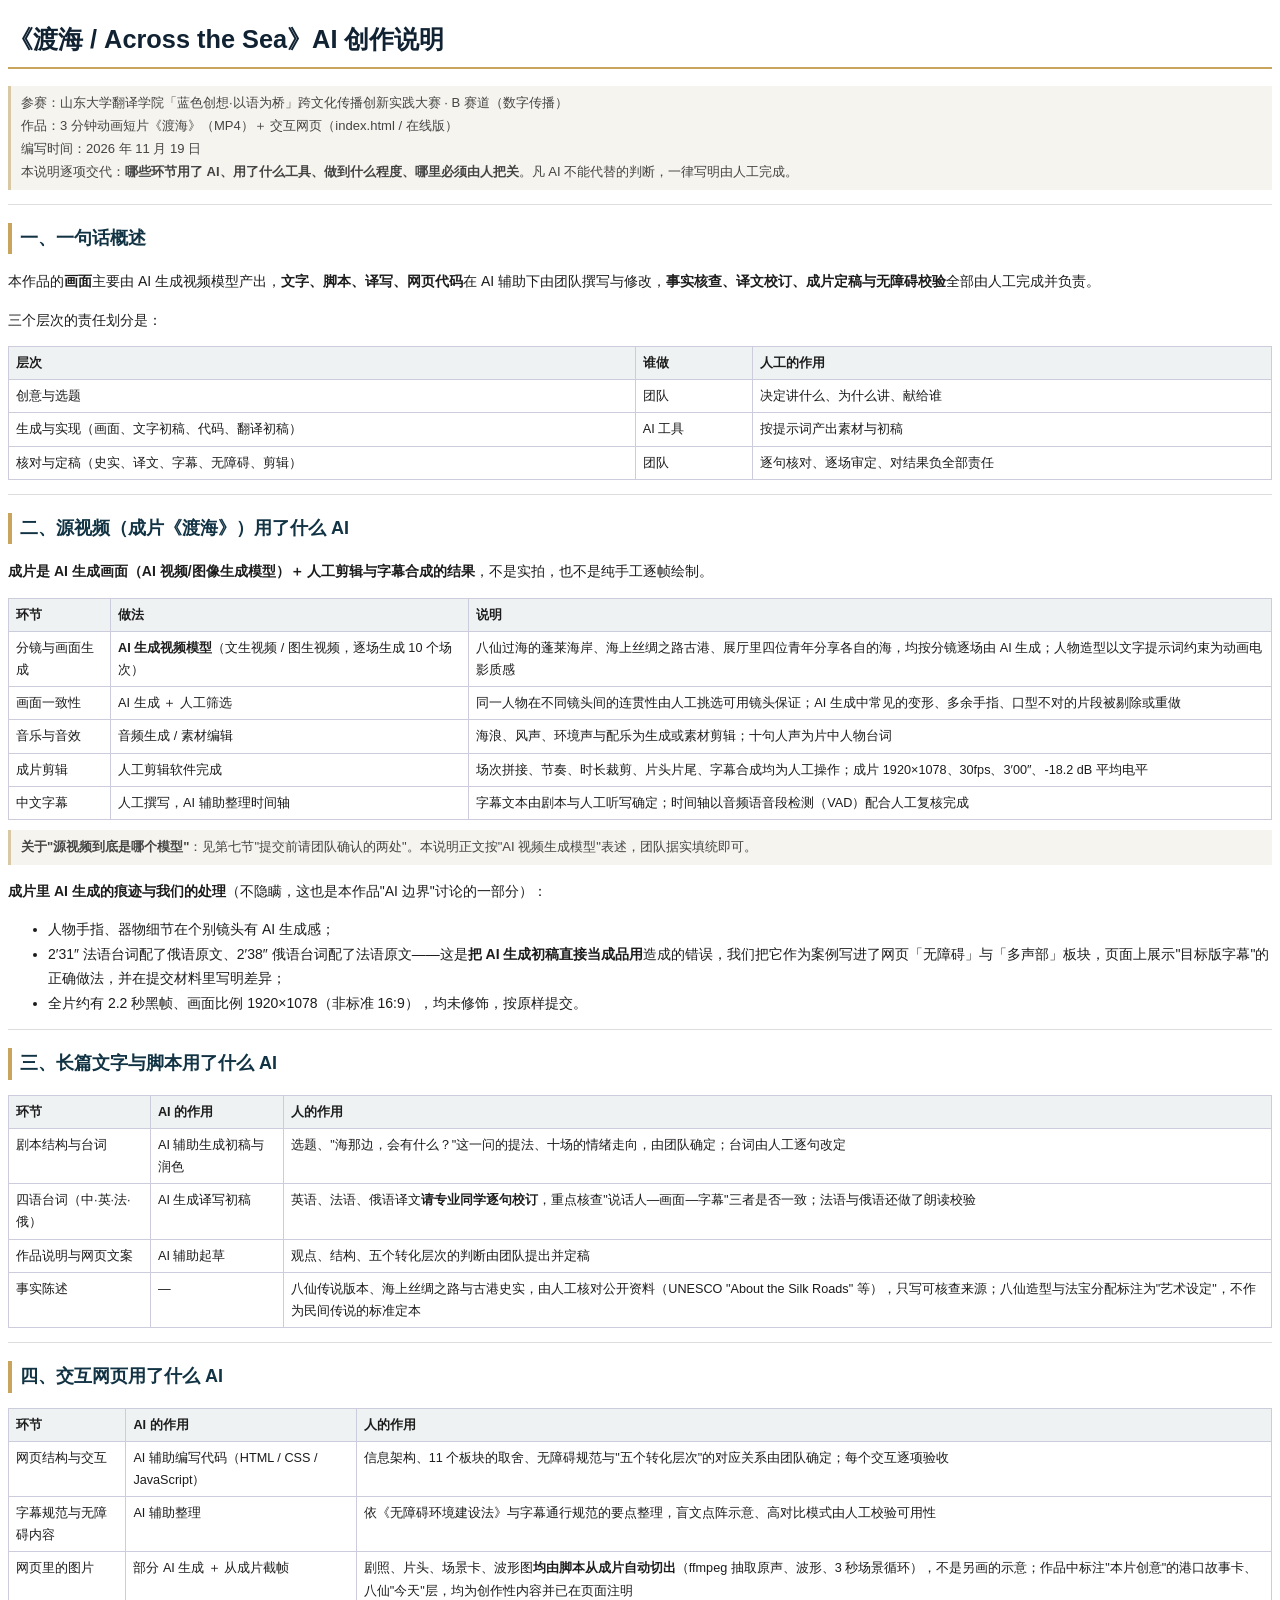
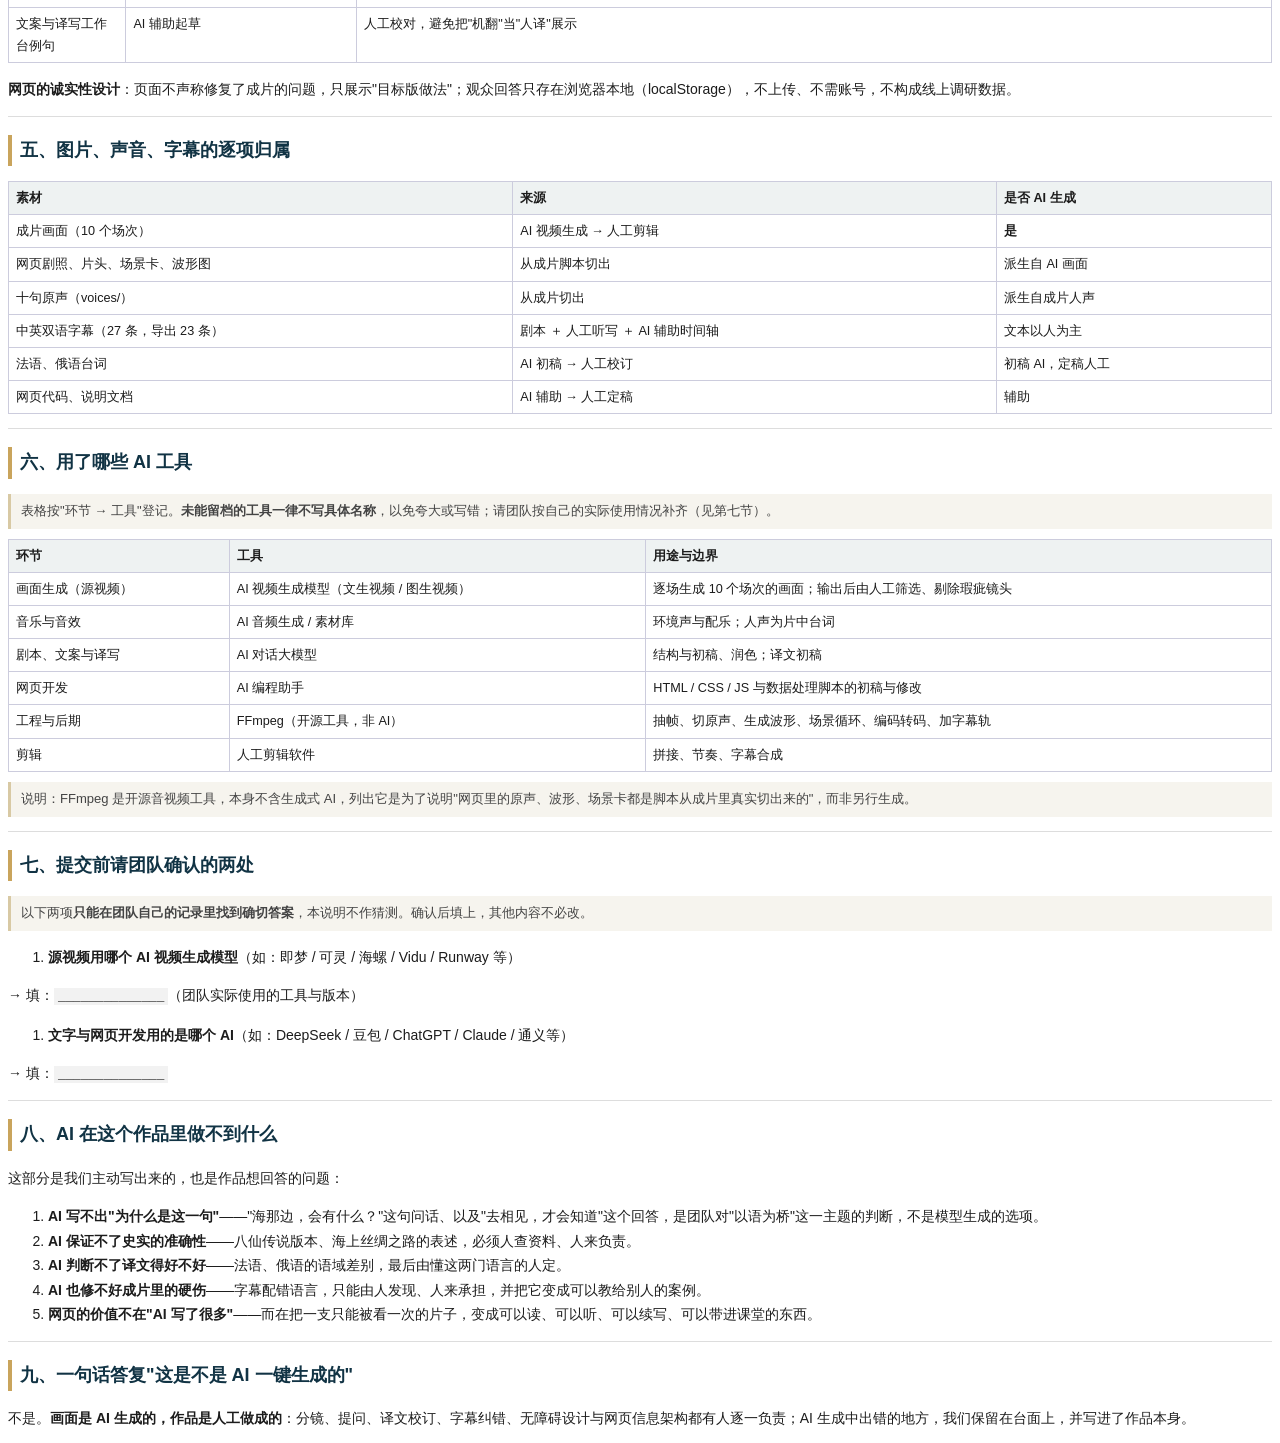
<file: AI创作说明.html>
<!doctype html><html lang="zh-CN"><head><meta charset="utf-8"><title>《渡海 / Across the Sea》AI 创作说明</title>
<style>
@page{size:A4;margin:2cm 1.9cm}
body{font-family:"Microsoft YaHei","微软雅黑",sans-serif;font-size:10.5pt;line-height:1.75;color:#1c1c1c}
h1{font-size:19pt;color:#123;border-bottom:2px solid #c9a45c;padding-bottom:6px}
h2{font-size:13.5pt;color:#134;margin-top:18px;border-left:4px solid #c9a45c;padding-left:8px}
h3{font-size:11.5pt;margin-top:12px}
blockquote{margin:8px 0;padding:6px 10px;background:#f6f4ee;border-left:3px solid #d8c9a4;color:#444;font-size:9.8pt}
table{border-collapse:collapse;width:100%;margin:10px 0;font-size:9.5pt}
th{background:#eef2f2;text-align:left;padding:5px 7px;border:1px solid #ccd}
td{padding:5px 7px;border:1px solid #ccd;vertical-align:top}
code{background:#f2f2f2;padding:1px 4px;font-family:Consolas,monospace;font-size:9.5pt}
hr{border:0;border-top:1px solid #ddd;margin:14px 0}
</style></head><body>
<h1>《渡海 / Across the Sea》AI 创作说明</h1>
<blockquote>参赛：山东大学翻译学院「蓝色创想&#183;以语为桥」跨文化传播创新实践大赛 &#183; B 赛道（数字传播）<br>作品：3 分钟动画短片《渡海》（MP4）＋ 交互网页（index.html / 在线版）<br>编写时间：2026 年 11 月 19 日<br>本说明逐项交代：<strong>哪些环节用了 AI、用了什么工具、做到什么程度、哪里必须由人把关</strong>。凡 AI 不能代替的判断，一律写明由人工完成。</blockquote>
<hr>
<h2>一、一句话概述</h2>
<p>本作品的<strong>画面</strong>主要由 AI 生成视频模型产出，<strong>文字、脚本、译写、网页代码</strong>在 AI 辅助下由团队撰写与修改，<strong>事实核查、译文校订、成片定稿与无障碍校验</strong>全部由人工完成并负责。</p>
<p>三个层次的责任划分是：</p>
<table>
<tr><th>层次</th><th>谁做</th><th>人工的作用</th></tr>
<tr><td>创意与选题</td><td>团队</td><td>决定讲什么、为什么讲、献给谁</td></tr>
<tr><td>生成与实现（画面、文字初稿、代码、翻译初稿）</td><td>AI 工具</td><td>按提示词产出素材与初稿</td></tr>
<tr><td>核对与定稿（史实、译文、字幕、无障碍、剪辑）</td><td>团队</td><td>逐句核对、逐场审定、对结果负全部责任</td></tr>
</table>
<hr>
<h2>二、源视频（成片《渡海》）用了什么 AI</h2>
<p><strong>成片是 AI 生成画面（AI 视频/图像生成模型）＋ 人工剪辑与字幕合成的结果</strong>，不是实拍，也不是纯手工逐帧绘制。</p>
<table>
<tr><th>环节</th><th>做法</th><th>说明</th></tr>
<tr><td>分镜与画面生成</td><td><strong>AI 生成视频模型</strong>（文生视频 / 图生视频，逐场生成 10 个场次）</td><td>八仙过海的蓬莱海岸、海上丝绸之路古港、展厅里四位青年分享各自的海，均按分镜逐场由 AI 生成；人物造型以文字提示词约束为动画电影质感</td></tr>
<tr><td>画面一致性</td><td>AI 生成 ＋ 人工筛选</td><td>同一人物在不同镜头间的连贯性由人工挑选可用镜头保证；AI 生成中常见的变形、多余手指、口型不对的片段被剔除或重做</td></tr>
<tr><td>音乐与音效</td><td>音频生成 / 素材编辑</td><td>海浪、风声、环境声与配乐为生成或素材剪辑；十句人声为片中人物台词</td></tr>
<tr><td>成片剪辑</td><td>人工剪辑软件完成</td><td>场次拼接、节奏、时长裁剪、片头片尾、字幕合成均为人工操作；成片 1920&#215;1078、30fps、3′00″、-18.2 dB 平均电平</td></tr>
<tr><td>中文字幕</td><td>人工撰写，AI 辅助整理时间轴</td><td>字幕文本由剧本与人工听写确定；时间轴以音频语音段检测（VAD）配合人工复核完成</td></tr>
</table>
<blockquote><strong>关于&quot;源视频到底是哪个模型&quot;</strong>：见第七节&quot;提交前请团队确认的两处&quot;。本说明正文按&quot;AI 视频生成模型&quot;表述，团队据实填统即可。</blockquote>
<p><strong>成片里 AI 生成的痕迹与我们的处理</strong>（不隐瞒，这也是本作品&quot;AI 边界&quot;讨论的一部分）：</p>
<ul>
<li>人物手指、器物细节在个别镜头有 AI 生成感；</li>
<li>2′31″ 法语台词配了俄语原文、2′38″ 俄语台词配了法语原文——这是<strong>把 AI 生成初稿直接当成品用</strong>造成的错误，我们把它作为案例写进了网页「无障碍」与「多声部」板块，页面上展示&quot;目标版字幕&quot;的正确做法，并在提交材料里写明差异；</li>
<li>全片约有 2.2 秒黑帧、画面比例 1920&#215;1078（非标准 16:9），均未修饰，按原样提交。</li>
</ul>
<hr>
<h2>三、长篇文字与脚本用了什么 AI</h2>
<table>
<tr><th>环节</th><th>AI 的作用</th><th>人的作用</th></tr>
<tr><td>剧本结构与台词</td><td>AI 辅助生成初稿与润色</td><td>选题、&quot;海那边，会有什么？&quot;这一问的提法、十场的情绪走向，由团队确定；台词由人工逐句改定</td></tr>
<tr><td>四语台词（中&#183;英&#183;法&#183;俄）</td><td>AI 生成译写初稿</td><td>英语、法语、俄语译文<strong>请专业同学逐句校订</strong>，重点核查&quot;说话人—画面—字幕&quot;三者是否一致；法语与俄语还做了朗读校验</td></tr>
<tr><td>作品说明与网页文案</td><td>AI 辅助起草</td><td>观点、结构、五个转化层次的判断由团队提出并定稿</td></tr>
<tr><td>事实陈述</td><td>—</td><td>八仙传说版本、海上丝绸之路与古港史实，由人工核对公开资料（UNESCO &quot;About the Silk Roads&quot; 等），只写可核查来源；八仙造型与法宝分配标注为&quot;艺术设定&quot;，不作为民间传说的标准定本</td></tr>
</table>
<hr>
<h2>四、交互网页用了什么 AI</h2>
<table>
<tr><th>环节</th><th>AI 的作用</th><th>人的作用</th></tr>
<tr><td>网页结构与交互</td><td>AI 辅助编写代码（HTML / CSS / JavaScript）</td><td>信息架构、11 个板块的取舍、无障碍规范与&quot;五个转化层次&quot;的对应关系由团队确定；每个交互逐项验收</td></tr>
<tr><td>字幕规范与无障碍内容</td><td>AI 辅助整理</td><td>依《无障碍环境建设法》与字幕通行规范的要点整理，盲文点阵示意、高对比模式由人工校验可用性</td></tr>
<tr><td>网页里的图片</td><td>部分 AI 生成 ＋ 从成片截帧</td><td>剧照、片头、场景卡、波形图<strong>均由脚本从成片自动切出</strong>（ffmpeg 抽取原声、波形、3 秒场景循环），不是另画的示意；作品中标注&quot;本片创意&quot;的港口故事卡、八仙&quot;今天&quot;层，均为创作性内容并已在页面注明</td></tr>
<tr><td>文案与译写工作台例句</td><td>AI 辅助起草</td><td>人工校对，避免把&quot;机翻&quot;当&quot;人译&quot;展示</td></tr>
</table>
<p><strong>网页的诚实性设计</strong>：页面不声称修复了成片的问题，只展示&quot;目标版做法&quot;；观众回答只存在浏览器本地（localStorage），不上传、不需账号，不构成线上调研数据。</p>
<hr>
<h2>五、图片、声音、字幕的逐项归属</h2>
<table>
<tr><th>素材</th><th>来源</th><th>是否 AI 生成</th></tr>
<tr><td>成片画面（10 个场次）</td><td>AI 视频生成 → 人工剪辑</td><td><strong>是</strong></td></tr>
<tr><td>网页剧照、片头、场景卡、波形图</td><td>从成片脚本切出</td><td>派生自 AI 画面</td></tr>
<tr><td>十句原声（voices/）</td><td>从成片切出</td><td>派生自成片人声</td></tr>
<tr><td>中英双语字幕（27 条，导出 23 条）</td><td>剧本 ＋ 人工听写 ＋ AI 辅助时间轴</td><td>文本以人为主</td></tr>
<tr><td>法语、俄语台词</td><td>AI 初稿 → 人工校订</td><td>初稿 AI，定稿人工</td></tr>
<tr><td>网页代码、说明文档</td><td>AI 辅助 → 人工定稿</td><td>辅助</td></tr>
</table>
<hr>
<h2>六、用了哪些 AI 工具</h2>
<blockquote>表格按&quot;环节 → 工具&quot;登记。<strong>未能留档的工具一律不写具体名称</strong>，以免夸大或写错；请团队按自己的实际使用情况补齐（见第七节）。</blockquote>
<table>
<tr><th>环节</th><th>工具</th><th>用途与边界</th></tr>
<tr><td>画面生成（源视频）</td><td>AI 视频生成模型（文生视频 / 图生视频）</td><td>逐场生成 10 个场次的画面；输出后由人工筛选、剔除瑕疵镜头</td></tr>
<tr><td>音乐与音效</td><td>AI 音频生成 / 素材库</td><td>环境声与配乐；人声为片中台词</td></tr>
<tr><td>剧本、文案与译写</td><td>AI 对话大模型</td><td>结构与初稿、润色；译文初稿</td></tr>
<tr><td>网页开发</td><td>AI 编程助手</td><td>HTML / CSS / JS 与数据处理脚本的初稿与修改</td></tr>
<tr><td>工程与后期</td><td>FFmpeg（开源工具，非 AI）</td><td>抽帧、切原声、生成波形、场景循环、编码转码、加字幕轨</td></tr>
<tr><td>剪辑</td><td>人工剪辑软件</td><td>拼接、节奏、字幕合成</td></tr>
</table>
<blockquote>说明：FFmpeg 是开源音视频工具，本身不含生成式 AI，列出它是为了说明&quot;网页里的原声、波形、场景卡都是脚本从成片里真实切出来的&quot;，而非另行生成。</blockquote>
<hr>
<h2>七、提交前请团队确认的两处</h2>
<blockquote>以下两项<strong>只能在团队自己的记录里找到确切答案</strong>，本说明不作猜测。确认后填上，其他内容不必改。</blockquote>
<ol>
<li><strong>源视频用哪个 AI 视频生成模型</strong>（如：即梦 / 可灵 / 海螺 / Vidu / Runway 等）</li>
</ol>
<p>→ 填：<code>______________</code>（团队实际使用的工具与版本）</p>
<ol>
<li><strong>文字与网页开发用的是哪个 AI</strong>（如：DeepSeek / 豆包 / ChatGPT / Claude / 通义等）</li>
</ol>
<p>→ 填：<code>______________</code></p>
<hr>
<h2>八、AI 在这个作品里做不到什么</h2>
<p>这部分是我们主动写出来的，也是作品想回答的问题：</p>
<ol>
<li><strong>AI 写不出&quot;为什么是这一句&quot;</strong>——&quot;海那边，会有什么？&quot;这句问话、以及&quot;去相见，才会知道&quot;这个回答，是团队对&quot;以语为桥&quot;这一主题的判断，不是模型生成的选项。</li>
<li><strong>AI 保证不了史实的准确性</strong>——八仙传说版本、海上丝绸之路的表述，必须人查资料、人来负责。</li>
<li><strong>AI 判断不了译文得好不好</strong>——法语、俄语的语域差别，最后由懂这两门语言的人定。</li>
<li><strong>AI 也修不好成片里的硬伤</strong>——字幕配错语言，只能由人发现、人来承担，并把它变成可以教给别人的案例。</li>
<li><strong>网页的价值不在&quot;AI 写了很多&quot;</strong>——而在把一支只能被看一次的片子，变成可以读、可以听、可以续写、可以带进课堂的东西。</li>
</ol>
<hr>
<h2>九、一句话答复&quot;这是不是 AI 一键生成的&quot;</h2>
<p>不是。<strong>画面是 AI 生成的，作品是人工做成的</strong>：分镜、提问、译文校订、字幕纠错、无障碍设计与网页信息架构都有人逐一负责；AI 生成中出错的地方，我们保留在台面上，并写进了作品本身。</p>

</body></html>
</file>
<file: assets/css/style.css>
/* ============ 渡海 · Across the Sea —— 参赛交互网页 ============ */
:root{
  --bg:#071a24; --bg2:#0b2530; --panel:#0f2f3c; --panel2:#123848;
  --ink:#e9f4f2; --ink-dim:#a9c4c2; --ink-faint:#7d9a9a;
  --sand:#e8cf9e; --gold:#f0c46a; --coral:#f08a6a; --seafoam:#7fd1c0;
  --line:rgba(233,244,242,.14); --line2:rgba(233,244,242,.24);
  --radius:16px; --radius-sm:10px;
  --shadow:0 18px 50px rgba(0,0,0,.35);
  --max:1180px;
  --font-cn:"Noto Serif SC","Source Han Serif SC","Songti SC",serif;
  --font-ui:"Noto Sans SC","PingFang SC","Microsoft YaHei",system-ui,-apple-system,"Segoe UI",sans-serif;
}
*{box-sizing:border-box}
html{scroll-behavior:smooth}
body{
  margin:0;background:var(--bg);color:var(--ink);
  font-family:var(--font-ui);line-height:1.65;font-size:16px;
  -webkit-font-smoothing:antialiased;
  background-image:radial-gradient(1200px 600px at 10% -10%,rgba(127,209,192,.14),transparent 60%),radial-gradient(900px 500px at 95% 10%,rgba(240,196,106,.10),transparent 55%);
  background-attachment:fixed;
}
.wrap{max-width:var(--max);margin:0 auto;padding:0 22px}
.skip{position:absolute;left:-9999px}
.skip:focus{left:16px;top:16px;z-index:100;background:var(--gold);color:#20160a;padding:8px 12px;border-radius:8px}
a{color:var(--seafoam)}
h1,h2,h3{font-family:var(--font-cn);font-weight:700;letter-spacing:.01em;margin:0 0 .4em}
h2{font-size:clamp(22px,3.2vw,34px);line-height:1.25}
h2 span{color:var(--ink-faint);font-family:var(--font-ui);font-weight:400;font-size:.55em;letter-spacing:.06em;text-transform:uppercase}
h3{font-size:clamp(18px,2.2vw,22px)}
p{margin:.6em 0 1.2em;color:var(--ink-dim)}
.intro{max-width:64ch;font-size:15.5px}
.tiny{font-size:12px;color:var(--ink-faint);margin:.4em 0 0}

/* ---------- 顶栏 ---------- */
.topbar{position:sticky;top:0;z-index:50;backdrop-filter:blur(10px);background:rgba(7,26,36,.78);border-bottom:1px solid var(--line)}
.topbar .wrap{display:flex;align-items:center;gap:20px;height:64px}
.brand{display:flex;align-items:baseline;gap:10px;flex-shrink:0}
.brand-cn{font-family:var(--font-cn);font-size:22px;color:var(--gold);letter-spacing:.12em}
.brand-en{font-size:11px;letter-spacing:.22em;color:var(--ink-faint)}
.nav{display:flex;gap:4px;margin-left:auto;flex-wrap:wrap}
.nav a{color:var(--ink-dim);text-decoration:none;font-size:14px;padding:6px 10px;border-radius:999px}
.nav a:hover,.nav a.on{background:rgba(127,209,192,.14);color:var(--ink)}
.lang-switch{display:flex;border:1px solid var(--line2);border-radius:999px;overflow:hidden;flex-shrink:0}
.lang-switch button{background:none;border:0;color:var(--ink-dim);padding:6px 12px;font-size:13px;cursor:pointer}
.lang-switch button.on{background:var(--seafoam);color:#06202a;font-weight:600}

/* ---------- Hero ---------- */
.hero{position:relative;min-height:min(88vh,780px);display:flex;align-items:center;overflow:hidden}
.hero-media{position:absolute;inset:0}
.hero-img{width:100%;height:100%;object-fit:cover;filter:saturate(.95)}
.hero-shade{position:absolute;inset:0;background:linear-gradient(100deg,rgba(7,26,36,.94) 0%,rgba(7,26,36,.74) 45%,rgba(7,26,36,.38) 100%)}
.hero-inner{position:relative;padding:80px 22px 60px}
.kicker{display:inline-block;font-size:12px;letter-spacing:.08em;color:var(--sand);border:1px solid rgba(232,207,158,.35);padding:6px 12px;border-radius:999px;background:rgba(232,207,158,.08)}
h1{display:flex;flex-direction:column;gap:6px;margin:.35em 0 .4em}
.h1-cn{font-family:var(--font-cn);font-size:clamp(56px,10vw,120px);line-height:1;background:linear-gradient(120deg,#fff2d2,#f0c46a 40%,#e8cf9e 70%,#fff2d2);-webkit-background-clip:text;background-clip:text;color:transparent;letter-spacing:.06em}
.h1-en{font-size:clamp(14px,2vw,20px);letter-spacing:.42em;color:var(--ink-dim);font-weight:400;text-transform:uppercase}
.lead{max-width:62ch;font-size:clamp(15px,1.6vw,17.5px);color:var(--ink);opacity:.92}
.lead[lang="en"]{color:var(--ink-dim);font-size:15px}
.lang-en{display:none}
[data-ui="en"] .lang-zh{display:none}
[data-ui="en"] .lang-en{display:block}
.hero-actions{display:flex;gap:12px;flex-wrap:wrap;margin:10px 0 22px}
.btn{display:inline-flex;align-items:center;gap:8px;padding:11px 18px;border-radius:999px;border:1px solid var(--line2);background:rgba(255,255,255,.03);color:var(--ink);text-decoration:none;font-size:14.5px;cursor:pointer;transition:.2s}
.btn:hover{border-color:var(--seafoam);background:rgba(127,209,192,.12)}
.btn-primary{background:linear-gradient(120deg,var(--gold),#e8cf9e);border:0;color:#22180a;font-weight:700}
.btn-primary:hover{filter:brightness(1.06);background:linear-gradient(120deg,var(--gold),#f6e3bb)}
.chips{display:flex;flex-wrap:wrap;gap:8px;list-style:none;padding:0;margin:0}
.chips li{font-size:12.5px;color:var(--ink-dim);border:1px solid var(--line);border-radius:999px;padding:5px 11px;background:rgba(0,0,0,.2)}

/* ---------- Band ---------- */
.band{padding:clamp(48px,7vw,88px) 0;border-top:1px solid var(--line)}
.band.alt{background:linear-gradient(180deg,rgba(15,47,60,.55),rgba(7,26,36,.25))}

/* ---------- 成片 ---------- */
.player-grid{display:grid;grid-template-columns:minmax(0,1.65fr) minmax(280px,.85fr);gap:24px;align-items:start}
.player-shell{background:#000;border-radius:var(--radius);overflow:hidden;border:1px solid var(--line);box-shadow:var(--shadow)}
.player-shell video{display:block;width:100%;height:auto;background:#000}
.player-caption{font-size:12px;color:var(--ink-faint);padding:8px 14px;background:rgba(0,0,0,.35)}
.player-meta{display:grid;grid-template-columns:repeat(3,1fr);gap:10px;margin-top:12px}
.player-meta div{border:1px solid var(--line);border-radius:var(--radius-sm);padding:10px 12px;background:rgba(255,255,255,.02)}
.player-meta .k{display:block;font-size:11px;color:var(--ink-faint);letter-spacing:.08em}
.player-aside{border:1px solid var(--line);border-radius:var(--radius);padding:18px;background:rgba(18,56,72,.5)}
.player-aside h3{margin-top:0}
.cues{list-style:none;margin:0;padding:0;max-height:420px;overflow:auto}
.cues li{padding:9px 0;border-top:1px dashed var(--line);display:grid;grid-template-columns:52px 1fr;gap:10px;font-size:14px;cursor:pointer}
.cues li:hover{background:rgba(127,209,192,.06)}
.cues li.on{background:rgba(240,196,106,.12);border-radius:8px;padding-left:8px}
.cues .t{color:var(--gold);font-variant-numeric:tabular-nums;font-size:12.5px}

/* ---------- 故事 ---------- */
.scene-grid{display:grid;grid-template-columns:repeat(auto-fill,minmax(255px,1fr));gap:18px}
.scene{border:1px solid var(--line);border-radius:var(--radius);overflow:hidden;background:rgba(15,47,60,.6);display:flex;flex-direction:column;transition:.25s}
.scene:hover{transform:translateY(-3px);border-color:var(--line2);box-shadow:var(--shadow)}
.scene img{width:100%;aspect-ratio:16/9;object-fit:cover;display:block}
.scene-body{padding:14px 16px 16px}
.scene-id{font-size:11px;letter-spacing:.16em;color:var(--gold)}
.scene-title{font-family:var(--font-cn);font-size:17.5px;margin:2px 0 2px}
.scene-en{font-size:12px;color:var(--ink-faint);letter-spacing:.05em;margin-bottom:8px}
.scene-sum{font-size:13.5px;color:var(--ink-dim);line-height:1.6}
.scene-foot{display:flex;justify-content:space-between;align-items:center;margin-top:10px;gap:8px}
.scene-foot .t{font-size:12px;color:var(--ink-faint)}

/* ---------- 时间轴 ---------- */
.tl-wrap{position:relative;border:1px solid var(--line);border-radius:var(--radius);padding:20px;background:rgba(18,56,72,.45)}
.tl-label{font-size:13px;color:var(--gold);letter-spacing:.05em;margin-bottom:8px}
#tlRange{width:100%;accent-color:var(--gold);height:28px;cursor:pointer}
.tl-marks{position:relative;height:34px;margin:2px 0 10px;list-style:none;padding:0}
.tl-marks li{position:absolute;top:0;transform:translateX(-50%);font-size:11px;color:var(--ink-faint);white-space:nowrap;cursor:pointer}
.tl-marks li::before{content:"";display:block;width:2px;height:8px;margin:0 auto 4px;background:var(--line2)}
.tl-marks li:hover{color:var(--seafoam)}
.tl-detail{display:grid;grid-template-columns:220px 1fr;gap:18px;align-items:start}
.tl-detail img{width:100%;border-radius:var(--radius-sm);display:block;border:1px solid var(--line)}
.tl-detail .tt{font-family:var(--font-cn);font-size:20px;margin-bottom:2px}
.tl-detail .te{font-size:12px;color:var(--ink-faint);letter-spacing:.08em;margin-bottom:8px}
.tl-detail .td{font-size:14px;color:var(--ink-dim);margin-bottom:10px}
.tl-detail .dl{border-left:3px solid var(--gold);padding:6px 0 6px 12px;font-family:var(--font-cn);font-size:16.5px;color:var(--ink)}
.tl-detail .dl em{display:block;font-family:var(--font-ui);font-style:normal;font-size:13px;color:var(--ink-faint);margin-top:4px}

/* ---------- 字幕表 ---------- */
.sub-bar{display:flex;gap:10px;flex-wrap:wrap;align-items:center;margin-bottom:14px}
#subSearch{flex:1 1 320px;background:rgba(0,0,0,.25);border:1px solid var(--line2);border-radius:999px;padding:10px 16px;color:var(--ink);font-size:14px;outline:none}
#subSearch:focus{border-color:var(--seafoam)}
.seg{display:flex;border:1px solid var(--line2);border-radius:999px;overflow:hidden}
.seg button{background:none;border:0;color:var(--ink-dim);padding:8px 14px;font-size:13px;cursor:pointer}
.seg button.on{background:var(--seafoam);color:#06202a;font-weight:600}
.sub-columns-head{display:grid;grid-template-columns:92px 1fr 1.15fr 74px;gap:14px;padding:0 14px 8px;font-size:11.5px;letter-spacing:.12em;color:var(--ink-faint);text-transform:uppercase}
.subs{list-style:none;margin:0;padding:0}
.subs li{display:grid;grid-template-columns:92px 1fr 1.15fr 74px;gap:14px;padding:12px 14px;border-top:1px solid var(--line);align-items:baseline;font-size:14.5px}
.subs li:hover{background:rgba(127,209,192,.06)}
.subs .ts{color:var(--gold);font-variant-numeric:tabular-nums;font-size:13px}
.subs .zh{font-family:var(--font-cn);color:var(--ink)}
.subs .en{color:var(--ink-dim);font-size:13.8px}
.subs .tag{font-size:11.5px;border-radius:999px;padding:2px 9px;border:1px solid var(--line2);color:var(--ink-faint);text-align:center}
.subs .tag.dialogue{border-color:rgba(240,138,106,.5);color:var(--coral)}
.subs .tag.narration{border-color:rgba(127,209,192,.45);color:var(--seafoam)}
.subs .tag.foreign{border-color:rgba(240,196,106,.5);color:var(--gold)}
.subs .who{display:block;font-size:11.5px;color:var(--ink-faint);margin-top:2px}
.empty{padding:18px;color:var(--ink-faint);font-size:14px}

/* ---------- 八仙 ---------- */
.im-grid{display:grid;grid-template-columns:repeat(auto-fill,minmax(190px,1fr));gap:14px}
.im{border:1px solid var(--line);border-radius:var(--radius);padding:16px;background:rgba(15,47,60,.6);cursor:pointer;transition:.2s;text-align:left;color:inherit;font:inherit}
.im:hover{transform:translateY(-2px);border-color:var(--line2)}
.im.on{border-color:var(--gold);background:rgba(240,196,106,.10)}
.im .dot{width:34px;height:34px;border-radius:50%;margin-bottom:10px;display:block;box-shadow:inset 0 0 0 2px rgba(255,255,255,.25)}
.im .nm{font-family:var(--font-cn);font-size:18px}
.im .en{font-size:11.5px;color:var(--ink-faint);letter-spacing:.06em}
.im .it{margin-top:8px;font-size:13px;color:var(--seafoam)}
.im-detail{margin-top:18px;border:1px solid var(--line);border-radius:var(--radius);padding:20px;background:rgba(18,56,72,.5);min-height:120px}
.im-detail h3{margin:0 0 4px}
.im-detail .it{color:var(--gold);font-size:14px;margin-bottom:10px}
.im-detail p{font-size:14.5px;margin:.4em 0}
.im-detail .fields{display:grid;grid-template-columns:repeat(auto-fit,minmax(240px,1fr));gap:14px;margin:10px 0}
.im-detail .fields div{border:1px dashed var(--line2);border-radius:12px;padding:12px}
.im-detail .fields b{display:block;font-size:11.5px;letter-spacing:.1em;color:var(--ink-faint);margin-bottom:4px;font-weight:500}

/* ---------- 多语言 ---------- */
.lang-cards{display:grid;grid-template-columns:repeat(auto-fit,minmax(260px,1fr));gap:16px}
.lc{border:1px solid var(--line);border-radius:var(--radius);padding:18px;background:rgba(15,47,60,.6)}
.lc .flag{font-size:26px}
.lc .nm{font-family:var(--font-cn);font-size:19px;margin-top:6px}
.lc .ln{font-size:12px;letter-spacing:.14em;color:var(--ink-faint);text-transform:uppercase;margin-bottom:10px}
.lc .say{font-family:var(--font-cn);font-size:16px;color:var(--ink);border-left:3px solid var(--seafoam);padding-left:12px;margin:10px 0}
.lc .say .orig{display:block;font-family:var(--font-ui);font-size:13.5px;color:var(--ink-dim);margin-top:4px}
.lc .use{font-size:13px;color:var(--ink-dim)}
.lc .who{font-size:12px;color:var(--ink-faint);margin-top:8px}

/* ---------- 互动 ---------- */
.h3{margin-top:38px}
.lab{border:1px solid var(--line);border-radius:var(--radius);padding:18px;background:rgba(18,56,72,.45);display:grid;gap:12px}
.lab-field{display:grid;gap:6px;font-size:12.5px;letter-spacing:.06em;color:var(--ink-faint)}
.lab-field select,.lab-field textarea,.lab-field input,.card-form select,.card-form input{background:rgba(0,0,0,.28);border:1px solid var(--line2);border-radius:10px;padding:10px 12px;color:var(--ink);font:inherit;font-size:14px;outline:none}
.lab-field select:focus,.lab-field textarea:focus,.lab-field input:focus{border-color:var(--seafoam)}
.lab-actions{display:flex;gap:10px;flex-wrap:wrap}
.lab-out{display:grid;gap:10px}
.lab-out .cmp{display:grid;grid-template-columns:110px 1fr;gap:12px;border:1px dashed var(--line2);border-radius:12px;padding:12px 14px;font-size:14px;align-items:baseline}
.lab-out .cmp b{font-size:11.5px;letter-spacing:.1em;color:var(--ink-faint);font-weight:500}
.lab-out .cmp .v{font-family:var(--font-cn);color:var(--ink)}
.lab-out .cmp .v.en{font-family:var(--font-ui);color:var(--seafoam);font-size:14px}
.lab-out .cmp.ok{border-color:rgba(127,209,192,.5)}
.card-builder{display:grid;grid-template-columns:minmax(260px,.9fr) minmax(0,1.1fr);gap:20px;margin-top:16px;align-items:start}
.card-form{border:1px solid var(--line);border-radius:var(--radius);padding:18px;background:rgba(18,56,72,.45);display:grid;gap:12px}
.card-preview{border:1px solid var(--line);border-radius:var(--radius);min-height:220px;display:flex;align-items:center;justify-content:center;background:rgba(0,0,0,.2);padding:16px;overflow:hidden}
.card-own{width:100%;max-width:520px;aspect-ratio:16/9;border-radius:12px;padding:18px;display:flex;flex-direction:column;justify-content:space-between;position:relative;overflow:hidden;box-shadow:0 20px 50px rgba(0,0,0,.55)}
.card-own::after{content:"";position:absolute;inset:0;background:linear-gradient(150deg,rgba(255,255,255,.16),transparent 45%);pointer-events:none}
.card-own .cn{font-family:var(--font-cn);font-size:22px;color:#fff;text-shadow:0 2px 14px rgba(0,0,0,.5);position:relative;z-index:1}
.card-own .en{font-size:12.5px;letter-spacing:.06em;color:rgba(255,255,255,.85);position:relative;z-index:1}
.card-own .tag{font-size:11px;color:rgba(255,255,255,.7);letter-spacing:.16em;position:relative;z-index:1}
.empty-hint{color:var(--ink-faint);font-size:14px;text-align:center;max-width:280px}

.foot{border-top:1px solid var(--line);padding:22px 0;font-size:12.5px;color:var(--ink-faint)}
.foot .wrap{display:flex;justify-content:space-between;gap:14px;flex-wrap:wrap}

/* ---------- 响应式 ---------- */
@media (max-width:960px){
  .player-grid,.card-builder{grid-template-columns:1fr}
  .tl-detail{grid-template-columns:1fr}
  .tl-detail img{max-width:420px}
  .sub-columns-head{grid-template-columns:70px 1fr 60px}
  .sub-columns-head span:nth-child(3){display:none}
  .subs li{grid-template-columns:70px 1fr 60px}
  .subs .en{grid-column:2/3;font-size:13px;margin-top:2px}
  .subs .tag{grid-column:3/4;grid-row:1}
  .nav{display:none}
  .topbar .wrap{height:58px}
}
@media (max-width:560px){
  .player-meta{grid-template-columns:1fr}
  .hero-inner{padding-top:56px}
  .lang-switch button{padding:6px 9px}
}
@media (prefers-reduced-motion:reduce){
  *{transition:none!important;animation:none!important;scroll-behavior:auto!important}
}

/* ---------- 字幕质检 ---------- */
.qa-band{background:linear-gradient(180deg,rgba(240,138,106,.06),transparent 60%)}
.qa-grid{display:grid;grid-template-columns:1.15fr .85fr;gap:24px;align-items:start}
.qa-now ol{list-style:none;margin:0;padding:0}
.qa-now li{display:grid;grid-template-columns:58px 1fr;gap:12px;padding:12px 0;border-top:1px solid var(--line);font-size:14px}
.qa-t{color:var(--gold);font-variant-numeric:tabular-nums;font-size:12.5px}
.qa-b b{display:block;font-family:var(--font-cn);color:var(--ink)}
.qa-b em{display:block;font-style:normal;color:var(--ink-dim);font-size:13px}
.qa-p{display:block;margin-top:4px;color:var(--coral);font-size:13px}
.qa-f{display:block;margin-top:2px;color:var(--seafoam);font-size:13px}
.qa-fix{border:1px solid var(--line);border-radius:var(--radius);padding:18px;background:rgba(18,56,72,.45)}
.qa-fix h3{margin-top:0;font-size:17px}
.qa-fix ul{margin:.4em 0 0;padding-left:1.15em;color:var(--ink-dim);font-size:13.8px;line-height:1.7}
.qa-fix li{margin:.3em 0}
.qa-fix ul.rule{color:var(--ink-dim);font-size:13.4px}
@media (max-width:960px){.qa-grid{grid-template-columns:1fr}}
</file>
<file: assets/css/depth.css>
/* ============ 渡海 · 深度转化层的样式（在原 style.css 之上叠加） ============ */

/* ---------- 顶部工具 ---------- */
.top-actions{display:flex;align-items:center;gap:8px;flex-shrink:0}
.tbtn{background:none;border:1px solid var(--line2);color:var(--ink-dim);padding:6px 12px;border-radius:999px;font-size:13px;cursor:pointer;font-family:inherit}
.tbtn:hover,.tbtn[aria-pressed="true"]{background:var(--seafoam);color:#06202a;border-color:var(--seafoam)}
.h1-sub{font-family:var(--font-cn);font-size:clamp(20px,3.4vw,32px);color:var(--sand);letter-spacing:.04em;margin-top:6px}
.hero-scroll{position:absolute;left:50%;bottom:18px;transform:translateX(-50%);font-size:12px;letter-spacing:.24em;color:var(--ink-faint)}

/* ---------- 章节标题块 ---------- */
.band-head{max-width:72ch;margin-bottom:26px}
.eyebrow{font-size:12px;letter-spacing:.26em;color:var(--gold);margin-bottom:10px;font-family:var(--font-ui)}
.band-head h2{margin-bottom:.35em}

/* ---------- 方法论 ---------- */
.method{display:grid;grid-template-columns:repeat(auto-fit,minmax(230px,1fr));gap:14px;list-style:none;padding:0;margin:0;counter-reset:m}
.method li{position:relative;border:1px solid var(--line);border-radius:var(--radius);padding:20px 18px 18px;background:linear-gradient(160deg,rgba(18,56,72,.7),rgba(7,26,36,.4));overflow:hidden}
.method li::before{content:attr(data-n);position:absolute;right:14px;top:8px;font-family:var(--font-cn);font-size:44px;color:rgba(240,196,106,.16);line-height:1}
.method .mt{font-family:var(--font-cn);font-size:17px;line-height:1.45;margin-bottom:6px;color:var(--ink)}
.method .md{font-size:13.5px;color:var(--ink-dim);line-height:1.65}

/* ---------- 海那边 ---------- */
.horizon{position:relative;overflow:hidden;background:radial-gradient(1200px 420px at 50% 0%,rgba(127,209,192,.16),transparent 70%),linear-gradient(180deg,rgba(7,26,36,.2),rgba(7,26,36,.85))}
.horizon-q{text-align:center;padding:18px 0 34px;border-bottom:1px solid var(--line);margin-bottom:34px}
.hq{font-family:var(--font-cn);font-size:clamp(30px,6vw,58px);letter-spacing:.06em;margin:0 0 6px;background:linear-gradient(110deg,#fff2d2,#f0c46a 45%,#7fd1c0);-webkit-background-clip:text;background-clip:text;color:transparent;filter:drop-shadow(0 8px 30px rgba(0,0,0,.4))}
.hq-en{font-size:14px;letter-spacing:.3em;color:var(--ink-faint);margin:0;text-transform:uppercase}
.horizon-flow h3{font-size:17px;margin-bottom:12px}
.hflow{list-style:none;margin:0 0 34px;padding:0;display:grid;grid-template-columns:repeat(auto-fit,minmax(190px,1fr));gap:12px}
.hflow li{border:1px solid var(--line);border-radius:14px;padding:14px;background:rgba(15,47,60,.55)}
.hflow .who{font-family:var(--font-cn);font-size:16px;color:var(--ink)}
.hflow .at{font-size:11.5px;color:var(--gold);letter-spacing:.1em;margin-bottom:6px;display:block}
.hflow .say{font-size:13.5px;color:var(--seafoam);font-style:italic;margin:6px 0}
.hflow .nt{font-size:12.5px;color:var(--ink-faint);line-height:1.55}
.wall-head{display:flex;align-items:baseline;justify-content:space-between;gap:10px;flex-wrap:wrap}
.wall-head h3{margin:6px 0}
.wall-prompts{display:flex;gap:8px;flex-wrap:wrap;margin:6px 0 14px}
.wall-prompts button{font-size:12.5px;border:1px solid var(--line2);background:rgba(255,255,255,.03);color:var(--ink-dim);padding:6px 12px;border-radius:999px;cursor:pointer;font-family:inherit}
.wall-prompts button:hover{border-color:var(--seafoam);color:var(--ink)}
.wall-form{display:grid;grid-template-columns:170px 1fr auto;gap:10px;margin-bottom:16px}
.wall-form input{background:rgba(0,0,0,.28);border:1px solid var(--line2);border-radius:10px;padding:11px 13px;color:var(--ink);font:inherit;font-size:14px;outline:none}
.wall-form input:focus{border-color:var(--seafoam)}
.wall-cards{display:grid;grid-template-columns:repeat(auto-fill,minmax(240px,1fr));gap:12px}
.wall-card{position:relative;border-radius:14px;padding:16px 16px 14px;background:linear-gradient(150deg,rgba(127,209,192,.16),rgba(240,196,106,.08) 60%,rgba(15,47,60,.7));border:1px solid var(--line);min-height:86px;display:flex;flex-direction:column;justify-content:space-between;animation:rise .45s ease both}
.wall-card .txt{font-family:var(--font-cn);font-size:15.5px;line-height:1.6;color:var(--ink)}
.wall-card .sig{font-size:11.5px;color:var(--ink-faint);margin-top:10px;display:flex;justify-content:space-between;gap:8px}
.wall-card .del{background:none;border:0;color:var(--ink-faint);cursor:pointer;font-size:11px}
.wall-card .del:hover{color:var(--coral)}
@keyframes rise{from{opacity:0;transform:translateY(8px)}to{opacity:1;transform:none}}
.wall-tools{display:flex;gap:10px;margin-top:14px;flex-wrap:wrap}

/* ---------- 故事卡（升级版） ---------- */
.scene{cursor:pointer;position:relative}
.scene-media{position:relative;aspect-ratio:16/9;overflow:hidden;background:#000}
.scene-media img,.scene-media video{width:100%;height:100%;object-fit:cover;display:block}
.scene-media video{opacity:0;transition:opacity .3s}
.scene:hover .scene-media video{opacity:1}
.scene:hover .scene-media img{opacity:0}
.scene .scene-media img{transition:opacity .3s}
.scene-ask{margin-top:10px;padding:8px 10px;border-left:2px solid var(--seafoam);font-size:12.5px;color:var(--seafoam);line-height:1.55}
.scene-link{font-size:11.5px;color:var(--ink-faint);margin-top:8px}
.scene.open{grid-column:span 2}
.scene-detail{padding:0 16px 16px;font-size:13.5px;color:var(--ink-dim);display:none}
.scene.open .scene-detail{display:block}
.scene-detail .row{display:grid;grid-template-columns:70px 1fr;gap:10px;padding:8px 0;border-top:1px dashed var(--line)}
.scene-detail .row b{font-size:11.5px;letter-spacing:.1em;color:var(--ink-faint);font-weight:500}
.scene-detail .q{font-family:var(--font-cn);color:var(--ink)}

/* ---------- 八仙对象层 ---------- */
.im-detail .fields .now{border-style:dashed;border-color:rgba(127,209,192,.45)}
.im-detail .now-tag{display:inline-block;font-size:11px;letter-spacing:.12em;color:var(--seafoam);border:1px solid rgba(127,209,192,.4);border-radius:999px;padding:1px 8px;margin-bottom:6px}

/* ---------- 多声部 ---------- */
.voice-grid{display:grid;grid-template-columns:repeat(auto-fit,minmax(250px,1fr));gap:16px;margin-bottom:28px}
.vs{border:1px solid var(--line);border-radius:var(--radius);background:rgba(15,47,60,.62);overflow:hidden;display:flex;flex-direction:column}
.vs-head{padding:14px 16px 10px;display:flex;justify-content:space-between;align-items:baseline;gap:8px}
.vs-lang{font-size:11.5px;letter-spacing:.18em;color:var(--gold);text-transform:uppercase}
.vs-at{font-size:11.5px;color:var(--ink-faint);font-variant-numeric:tabular-nums}
.vs-say{padding:0 16px;font-family:var(--font-cn);font-size:17px;line-height:1.5;color:var(--ink)}
.vs-en{padding:6px 16px 0;font-size:13px;color:var(--seafoam)}
.vs-frame{padding:10px 16px 0;font-size:12.5px;color:var(--ink-dim)}
.vs-value{padding:8px 16px 16px;font-size:12.5px;color:var(--ink-faint);border-top:1px dashed var(--line);margin-top:10px}
.vs audio{width:calc(100% - 32px);margin:12px 16px 0;height:34px;filter:saturate(.7)}
.vs-wave{display:block;width:100%;height:46px;object-fit:cover;opacity:.85;margin-top:10px}
.register{border:1px solid var(--line);border-radius:var(--radius);padding:18px;background:rgba(18,56,72,.45);margin-bottom:28px}
.table-wrap{overflow:auto}
.reg-table{width:100%;border-collapse:collapse;font-size:14px}
.reg-table th,.reg-table td{padding:10px 12px;border-bottom:1px solid var(--line);text-align:left;vertical-align:top}
.reg-table th{font-size:11.5px;letter-spacing:.1em;color:var(--ink-faint);font-weight:500}
.reg-table td:first-child{color:var(--gold);white-space:nowrap}
.reg-table td:nth-child(2){font-family:var(--font-cn);color:var(--ink)}
.note{font-size:13px;color:var(--ink-dim);margin-top:12px;border-left:2px solid var(--gold);padding-left:12px}

/* ---------- 无障碍 ---------- */
.access-grid{display:grid;grid-template-columns:1.25fr .75fr;gap:22px;align-items:start}
.sculpt{position:relative;border-radius:var(--radius);overflow:hidden;border:1px solid var(--line);background:#000;aspect-ratio:16/9;box-shadow:var(--shadow)}
.sculpt .bg{position:absolute;inset:0;width:100%;height:100%;object-fit:cover;filter:brightness(.72)}
.sculpt .cap{position:absolute;left:0;right:0;bottom:10%;text-align:center;padding:0 6%}
.sculpt .zh{font-family:var(--font-cn);font-size:clamp(15px,2.2vw,24px);color:#fff;text-shadow:0 2px 8px rgba(0,0,0,.9);opacity:0;transform:translateY(6px);transition:.35s}
.sculpt .en{font-size:clamp(11px,1.5vw,16px);color:#ffdfa3;text-shadow:0 2px 8px rgba(0,0,0,.9);margin-top:4px;opacity:0;transition:.35s}
.sculpt .zh.on,.sculpt .en.on{opacity:1;transform:none}
.sculpt .step{position:absolute;left:14px;top:12px;font-size:12px;color:#fff;background:rgba(0,0,0,.5);padding:3px 9px;border-radius:999px;letter-spacing:.08em}
.sculpt .step-note{position:absolute;left:14px;right:14px;bottom:12px;font-size:12.5px;color:#e8f1ef;background:rgba(6,20,28,.72);padding:8px 10px;border-radius:8px;line-height:1.5}
.sculpt-controls{display:flex;gap:10px;align-items:center;margin-top:12px}
.sculpt-controls input[type="range"]{flex:1;accent-color:var(--gold)}
.access-right h3{font-size:16px;margin:0 0 6px}
.braille{display:flex;gap:18px;margin:12px 0 22px;flex-wrap:wrap}
.braille .ch{display:flex;flex-direction:column;align-items:center;gap:6px}
.braille .cells{display:flex;gap:6px}
.braille .cell{display:grid;grid-template-columns:repeat(2,12px);grid-auto-rows:12px;gap:3px;padding:6px;border-radius:6px;background:rgba(0,0,0,.35);border:1px solid var(--line2)}
.braille .cell i{display:block;border-radius:50%;background:transparent;border:1px solid rgba(233,244,242,.28);transition:.25s}
.braille .cell i.on{background:var(--seafoam);border-color:var(--seafoam);box-shadow:0 0 8px rgba(127,209,192,.6)}
.braille .lbl{font-family:var(--font-cn);font-size:15px;color:var(--ink-dim)}
.standards{list-style:none;padding:0;margin:0;display:grid;gap:10px}
.standards li{border-left:2px solid var(--line2);padding-left:12px;font-size:13px;color:var(--ink-dim)}
.standards b{display:block;color:var(--seafoam);font-size:11.5px;letter-spacing:.1em;margin-bottom:2px;font-weight:500}

/* ---------- 声音地图 ---------- */
.sound-map{display:flex;flex-direction:column;gap:10px}
.sm-row{display:grid;grid-template-columns:74px 1fr 300px auto;gap:14px;align-items:center;border:1px solid var(--line);border-radius:14px;padding:12px 14px;background:rgba(15,47,60,.45);transition:.2s}
.sm-row:hover,.sm-row.playing{border-color:var(--seafoam);background:rgba(127,209,192,.08)}
.sm-t{font-size:12.5px;color:var(--gold);font-variant-numeric:tabular-nums}
.sm-zh{font-family:var(--font-cn);font-size:15.5px;color:var(--ink)}
.sm-en{font-size:12.5px;color:var(--ink-dim);margin-top:2px}
.sm-right{display:flex;align-items:center;gap:10px;justify-content:flex-end}
.sm-wave{width:140px;height:34px;object-fit:cover;opacity:.8;border-radius:4px;background:rgba(0,0,0,.3)}
.sm-play{border:1px solid var(--line2);background:rgba(255,255,255,.04);color:var(--ink);border-radius:999px;width:40px;height:40px;cursor:pointer;font-size:15px;display:flex;align-items:center;justify-content:center;font-family:inherit}
.sm-play:hover{background:var(--seafoam);color:#06202a;border-color:var(--seafoam)}
.sm-who{font-size:11.5px;color:var(--ink-faint);text-align:right}

/* ---------- 工坊 ---------- */
.craft-grid{display:grid;grid-template-columns:repeat(auto-fit,minmax(280px,1fr));gap:18px}
.craft-card{border:1px solid var(--line);border-radius:var(--radius);padding:18px;background:rgba(18,56,72,.45);display:flex;flex-direction:column;gap:10px}
.craft-card h3{margin:0;font-size:18px}
.craft-card select,.craft-card textarea,.craft-card input{width:100%;background:rgba(0,0,0,.28);border:1px solid var(--line2);border-radius:10px;padding:10px 12px;color:var(--ink);font:inherit;font-size:14px;outline:none}
.craft-card select:focus,.craft-card textarea:focus,.craft-card input:focus{border-color:var(--seafoam)}
.wb-cmp{display:grid;gap:8px}
.wb-a,.wb-b{border:1px dashed var(--line2);border-radius:10px;padding:10px 12px;font-size:13.5px}
.wb-a .k,.wb-b .k{display:block;font-size:11px;letter-spacing:.1em;color:var(--ink-faint);margin-bottom:3px}
.wb-b{border-style:solid;border-color:rgba(240,196,106,.5)}
.wb-b .v{color:var(--gold);font-style:italic}
.craft-actions{display:flex;gap:8px;flex-wrap:wrap;margin-top:4px}
.wb-out{font-size:13.5px;color:var(--ink-dim);min-height:24px}
.wb-out .rate{color:var(--seafoam)}
.wb-out .why{color:var(--ink-dim);margin-top:6px}
.card-preview{background:rgba(0,0,0,.25);border-radius:12px;min-height:150px;display:flex;align-items:center;justify-content:center;padding:12px}
.port-out{border-radius:12px;padding:14px;background:linear-gradient(140deg,rgba(127,209,192,.14),rgba(240,196,106,.08));border:1px solid var(--line);min-height:96px;font-size:14px;color:var(--ink)}
.port-out .pn{font-family:var(--font-cn);font-size:18px;margin-bottom:6px}
.port-out .pq{font-family:var(--font-cn);font-size:15px;color:var(--seafoam);margin-bottom:6px}
.port-out .pnote{font-size:12.5px;color:var(--ink-faint);line-height:1.6}
.objects{margin-top:30px}
.object-grid{display:grid;grid-template-columns:repeat(auto-fill,minmax(128px,1fr));gap:10px;margin:12px 0 14px}
.obj{border:1px solid var(--line);border-radius:12px;padding:12px;background:rgba(15,47,60,.55);cursor:pointer;text-align:left;color:inherit;font:inherit;transition:.2s}
.obj:hover,.obj.on{border-color:var(--gold);background:rgba(240,196,106,.1)}
.obj .n{font-family:var(--font-cn);font-size:15px}
.obj .e{font-size:11px;color:var(--ink-faint);letter-spacing:.04em}
.obj .t{font-size:11px;color:var(--gold);margin-top:4px}
.object-detail{border:1px solid var(--line);border-radius:14px;padding:16px;background:rgba(18,56,72,.45);min-height:84px}
.object-detail .ln{font-family:var(--font-cn);font-size:19px;color:var(--ink);margin-bottom:6px}
.object-detail .fr{font-size:13px;color:var(--ink-faint)}

/* ---------- 社会价值 ---------- */
.value-grid{display:grid;grid-template-columns:repeat(auto-fit,minmax(240px,1fr));gap:14px;margin-bottom:34px}
.vg{border:1px solid var(--line);border-radius:var(--radius);padding:18px;background:linear-gradient(160deg,rgba(18,56,72,.65),rgba(7,26,36,.4))}
.vg .k{font-family:var(--font-cn);font-size:16.5px;color:var(--gold);margin-bottom:8px}
.vg .v{font-size:13.5px;color:var(--ink-dim);line-height:1.7}
.roles{display:grid;grid-template-columns:repeat(auto-fit,minmax(200px,1fr));gap:12px}
.role{border:1px dashed var(--line2);border-radius:14px;padding:16px;background:rgba(15,47,60,.4)}
.role .rn{font-family:var(--font-cn);font-size:16px;color:var(--ink);margin-bottom:6px}
.role .rd{font-size:12.5px;color:var(--ink-dim);line-height:1.65;margin-bottom:8px}
.role .ro{font-size:11.5px;color:var(--seafoam);border-top:1px dashed var(--line);padding-top:8px}


/* ---------- Toast ---------- */
.toast{position:fixed;left:50%;bottom:26px;transform:translate(-50%,20px);opacity:0;pointer-events:none;background:rgba(240,196,106,.96);color:#20160a;padding:10px 18px;border-radius:999px;font-size:13.5px;font-weight:600;transition:.25s;z-index:200;max-width:90vw;text-align:center}
.toast.on{opacity:1;transform:translate(-50%,0)}

/* ---------- 无障碍模式（高对比 + 盲文面板展开） ---------- */
body[data-theme="a11y"]{--bg:#04120f;--bg2:#061a16;--panel:#0a2620;--ink:#ffffff;--ink-dim:#d6efe6;--ink-faint:#a7c9bf;--line:rgba(255,255,255,.28);--line2:rgba(255,255,255,.5)}
body[data-theme="a11y"] .hero-shade{background:linear-gradient(100deg,rgba(4,18,15,.97),rgba(4,18,15,.86))}
body[data-theme="a11y"] .band.alt{background:#06180f}
body[data-theme="a11y"] .btn{border-width:2px}
body[data-theme="a11y"] .hq{background:none;-webkit-text-fill-color:#ffe9b0;color:#ffe9b0;filter:none}
body[data-theme="a11y"] a{text-decoration:underline}
@media (max-width:960px){
  .access-grid{grid-template-columns:1fr}
  .sm-row{grid-template-columns:64px 1fr auto}
  .sm-right{grid-column:1/4;justify-content:flex-start}
  .wall-form{grid-template-columns:1fr}
  .scene.open{grid-column:auto}
}

/* ---------- 小屏头部修复：导航改为可横向滚动，不再隐藏 ---------- */
@media (max-width:960px){
  .topbar .wrap{height:auto;flex-wrap:wrap;padding-top:9px;padding-bottom:9px;gap:8px 12px}
  .brand{order:1}
  .top-actions{order:2;margin-left:auto}
  .nav{display:flex!important;order:3;width:100%;flex-wrap:nowrap;overflow-x:auto;
       margin-left:0;gap:2px;padding:2px 0 4px;scrollbar-width:none;-ms-overflow-style:none}
  .nav::-webkit-scrollbar{display:none}
  .nav a{white-space:nowrap;font-size:13px;padding:5px 10px;background:rgba(255,255,255,.04);border:1px solid transparent}
  .nav a.on{border-color:rgba(127,209,192,.5)}
}
@media (max-width:560px){
  .brand-en{display:none}
  .brand-cn{font-size:19px}
  .top-actions .tbtn{padding:5px 9px;font-size:12px}
  .lang-switch button{padding:5px 8px;font-size:12px}
}

/* ---------- 情绪曲线 ---------- */
.curve-block{margin-top:34px;border-top:1px dashed var(--line);padding-top:26px}
.curve-block h3{font-size:19px;margin-bottom:6px}
.curve-wrap{position:relative;border:1px solid var(--line);border-radius:var(--radius);background:linear-gradient(180deg,rgba(18,56,72,.55),rgba(7,26,36,.35));padding:14px 10px 6px}
.curve-svg{display:block;width:100%;height:auto}
.curve-svg .axis{stroke:rgba(233,244,242,.12);stroke-width:1}
.curve-svg .grid{stroke:rgba(233,244,242,.07);stroke-width:1;stroke-dasharray:3 5}
.curve-svg .line{fill:none;stroke:url(#curveStroke);stroke-width:2.5;stroke-linecap:round}
.curve-svg .area{fill:url(#curveFill);opacity:.5}
.curve-svg .pt{cursor:pointer;transition:.2s}
.curve-svg .pt circle{fill:#0b2530;stroke:#f0c46a;stroke-width:2}
.curve-svg .pt:hover circle,.curve-svg .pt.on circle{fill:#f0c46a}
.curve-svg .pt text{fill:#a9c4c2;font-size:10px;font-family:var(--font-ui);pointer-events:none}
.curve-svg .lbl{fill:#7d9a9a;font-size:10px;font-family:var(--font-ui)}
.curve-tip{margin-top:12px;border:1px solid var(--line);border-radius:12px;padding:12px 14px;background:rgba(15,47,60,.6);min-height:64px;font-size:14px;color:var(--ink-dim)}
.curve-tip .ct{font-family:var(--font-cn);font-size:16.5px;color:var(--ink);margin-bottom:3px}
.curve-tip .cq{color:var(--seafoam);font-family:var(--font-cn)}
.curve-legend{display:flex;gap:16px;flex-wrap:wrap;margin:8px 0 0;font-size:12px;color:var(--ink-faint)}
.curve-legend span{display:inline-flex;align-items:center;gap:6px}
.curve-legend i{width:9px;height:9px;border-radius:50%;display:inline-block}

/* ---------- 十幕读片模式 ---------- */
.btn-reader{border-color:rgba(240,196,106,.65);color:#f6e3b6}
.btn-reader:hover{background:rgba(240,196,106,.16);border-color:var(--gold)}
.reader{position:fixed;inset:0;z-index:400;display:none;flex-direction:column;background:#04121a;color:#eef6f4}
.reader.on{display:flex}
.reader-bg{position:absolute;inset:0;background-size:cover;background-position:center;filter:brightness(.42) saturate(.85) blur(1px);transform:scale(1.04);transition:opacity .5s}
.reader-shade{position:absolute;inset:0;background:linear-gradient(180deg,rgba(4,18,26,.9) 0%,rgba(4,18,26,.45) 42%,rgba(4,18,26,.96) 100%)}
.reader-bar{position:relative;z-index:3;display:flex;align-items:center;gap:14px;padding:18px 26px}
.reader-brand{font-family:var(--font-cn);font-size:15px;letter-spacing:.12em;color:var(--gold)}
.reader-count{font-size:12.5px;color:var(--ink-faint);letter-spacing:.14em;font-variant-numeric:tabular-nums}
.reader-close{margin-left:auto;width:38px;height:38px;border-radius:999px;border:1px solid rgba(255,255,255,.28);background:rgba(255,255,255,.06);color:#fff;cursor:pointer;font-size:15px;line-height:1}
.reader-close:hover{background:rgba(255,255,255,.18)}
.reader-inner{position:relative;z-index:3;flex:1;display:flex;flex-direction:column;justify-content:center;
  width:100%;max-width:1000px;margin:0 auto;padding:10px 7vw 0}
.reader-time{font-size:12.5px;letter-spacing:.18em;color:var(--gold);margin-bottom:14px}
.reader-zh{font-family:var(--font-cn);font-size:clamp(30px,6.2vw,60px);line-height:1.2;margin:0 0 10px;
  background:linear-gradient(105deg,#fff6e2,#f0c46a 62%,#7fd1c0);-webkit-background-clip:text;background-clip:text;color:transparent}
.reader-en{font-size:clamp(13px,1.8vw,18px);letter-spacing:.06em;color:var(--ink-dim);margin:0 0 26px}
.reader-line{font-family:var(--font-cn);font-size:clamp(15px,2.2vw,21px);color:#fff;border-left:3px solid var(--seafoam);
  padding-left:14px;margin:0 0 14px;line-height:1.6}
.reader-ask{font-size:clamp(13px,1.7vw,16px);color:var(--seafoam);margin:0 0 30px;line-height:1.65}
.reader-actions{display:flex;gap:10px;flex-wrap:wrap}
.reader-dots{position:relative;z-index:3;display:flex;gap:7px;justify-content:center;padding:14px 0 6px}
.reader-dots button{width:26px;height:5px;border-radius:99px;border:0;background:rgba(255,255,255,.22);cursor:pointer;padding:0;transition:.2s}
.reader-dots button.on{background:var(--gold);width:40px}
.reader-hint{position:relative;z-index:3;text-align:center;font-size:11.5px;color:rgba(233,244,242,.4);padding-bottom:16px;letter-spacing:.1em}
body.reader-open{overflow:hidden}
@media (max-width:640px){
  .reader-inner{padding:6px 20px 0;justify-content:flex-start;padding-top:8vh}
  .reader-zh{font-size:30px}
  .reader-actions .btn{flex:1 1 auto;text-align:center}
  .reader-hint{display:none}
}

/* ---------- 共享留言墙的状态与提示 ---------- */
.wall-mode{display:inline-flex;align-items:center;gap:6px;font-size:12px;padding:5px 11px;border-radius:999px;border:1px solid var(--line2);color:var(--ink-dim);margin-left:auto}
.wall-mode::before{content:"";width:7px;height:7px;border-radius:50%;background:currentColor}
.wall-mode.badge-ok{color:#7fd1c0;border-color:rgba(127,209,192,.5);background:rgba(127,209,192,.1)}
.wall-mode.badge-wait{color:#f0c46a;border-color:rgba(240,196,106,.4);background:rgba(240,196,106,.08)}
.wall-mode.badge-wait::before{animation:pulse 1.2s infinite}
.wall-mode.badge-off{color:#f08a6a;border-color:rgba(240,138,106,.4);background:rgba(240,138,106,.08)}
@keyframes pulse{0%,100%{opacity:.35}50%{opacity:1}}
.wall-tide{font-size:12.5px;color:var(--seafoam);margin:14px 0 6px;border-left:2px solid rgba(127,209,192,.45);padding-left:10px}
.wall-note{line-height:1.8;max-width:78ch}
.wall-note strong{color:var(--gold);font-weight:600}
.wall-card.mine{border-color:rgba(240,196,106,.55);box-shadow:0 0 0 1px rgba(240,196,106,.18) inset}
.wall-tools{display:flex;gap:10px;align-items:center;flex-wrap:wrap}
</file>
